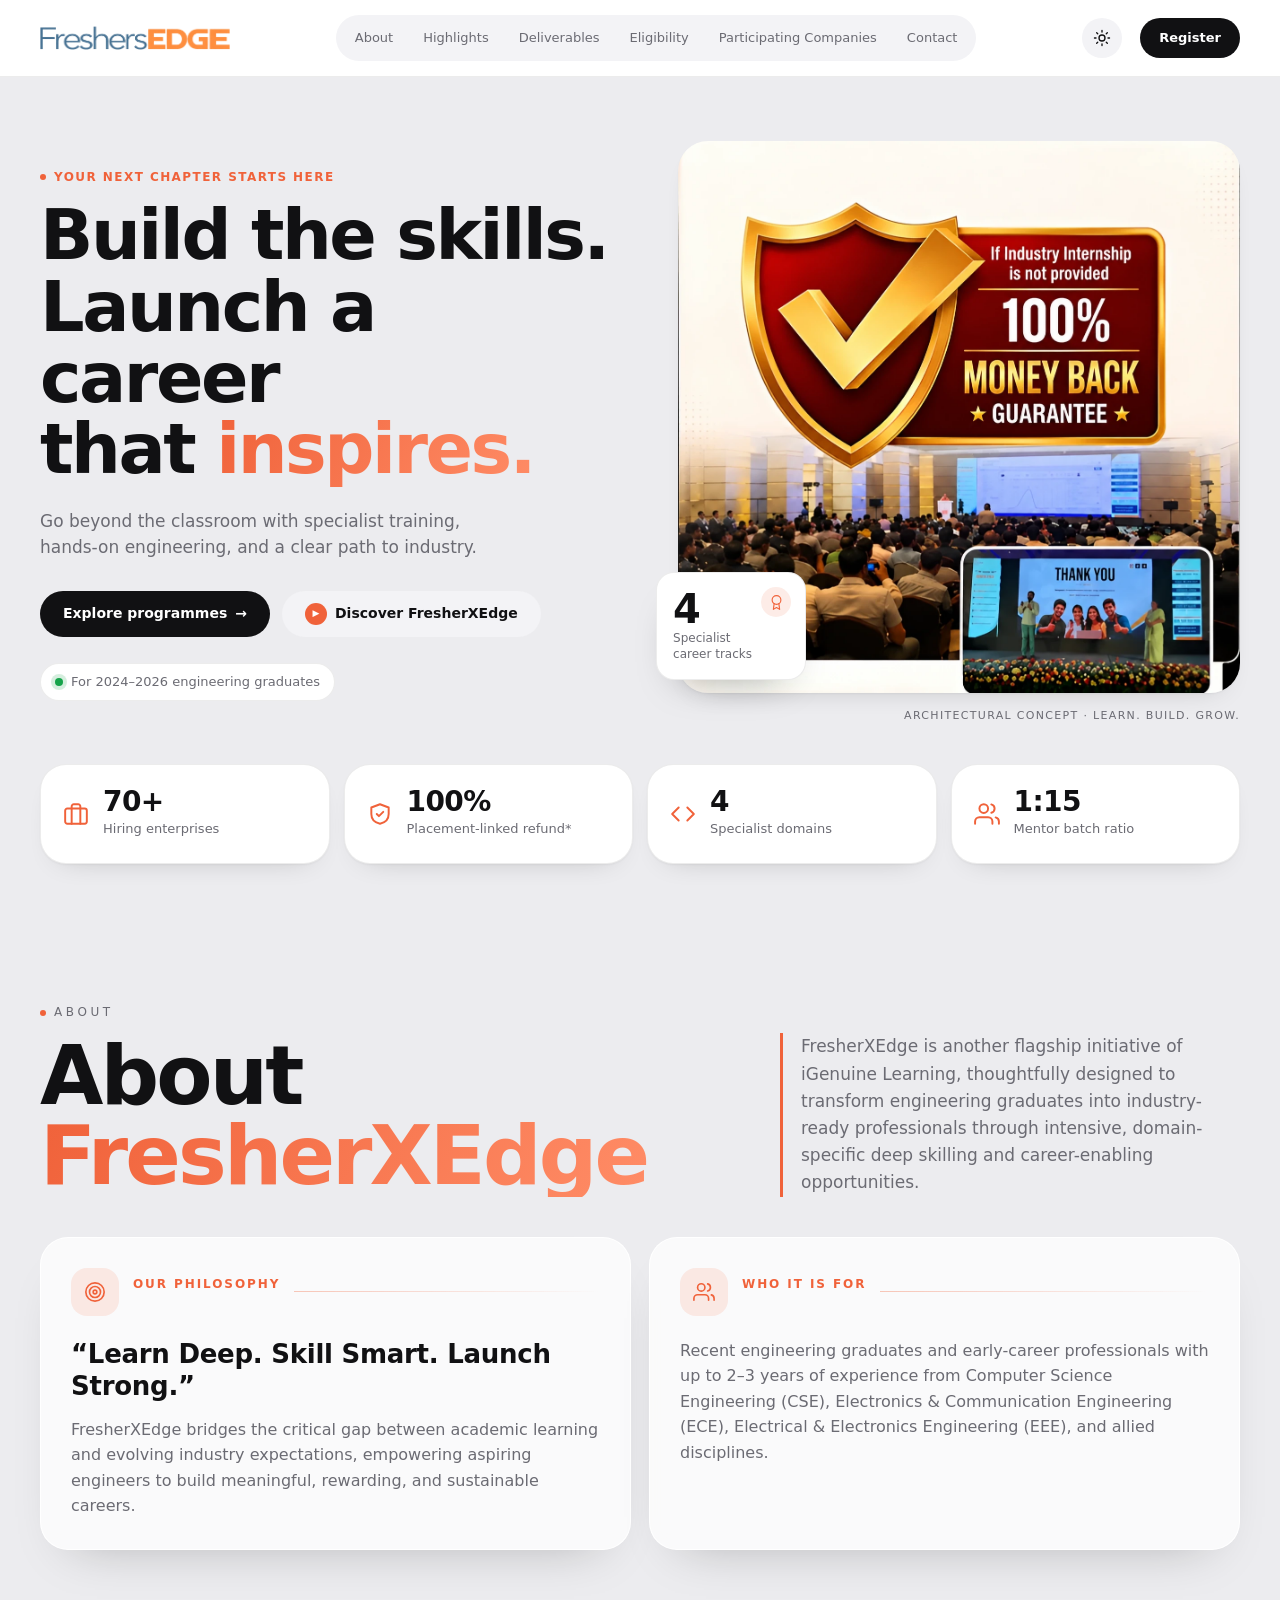
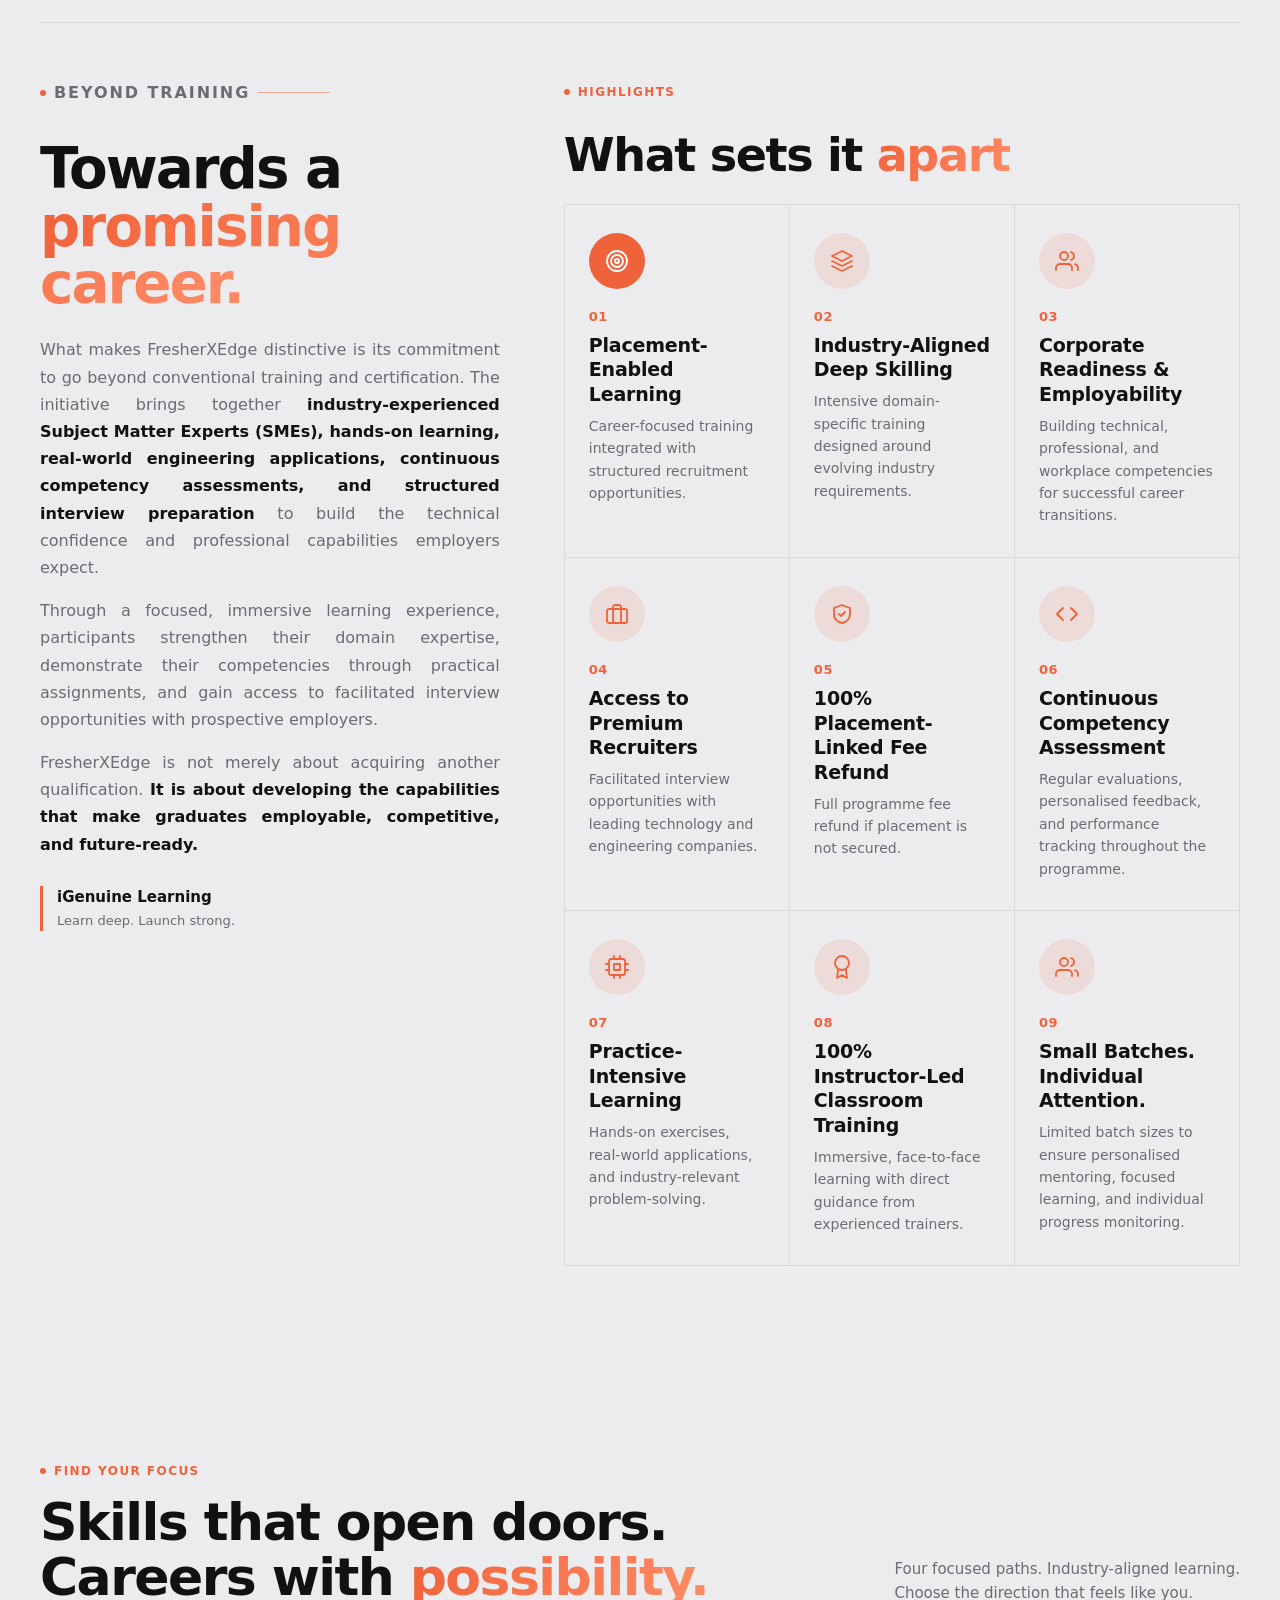
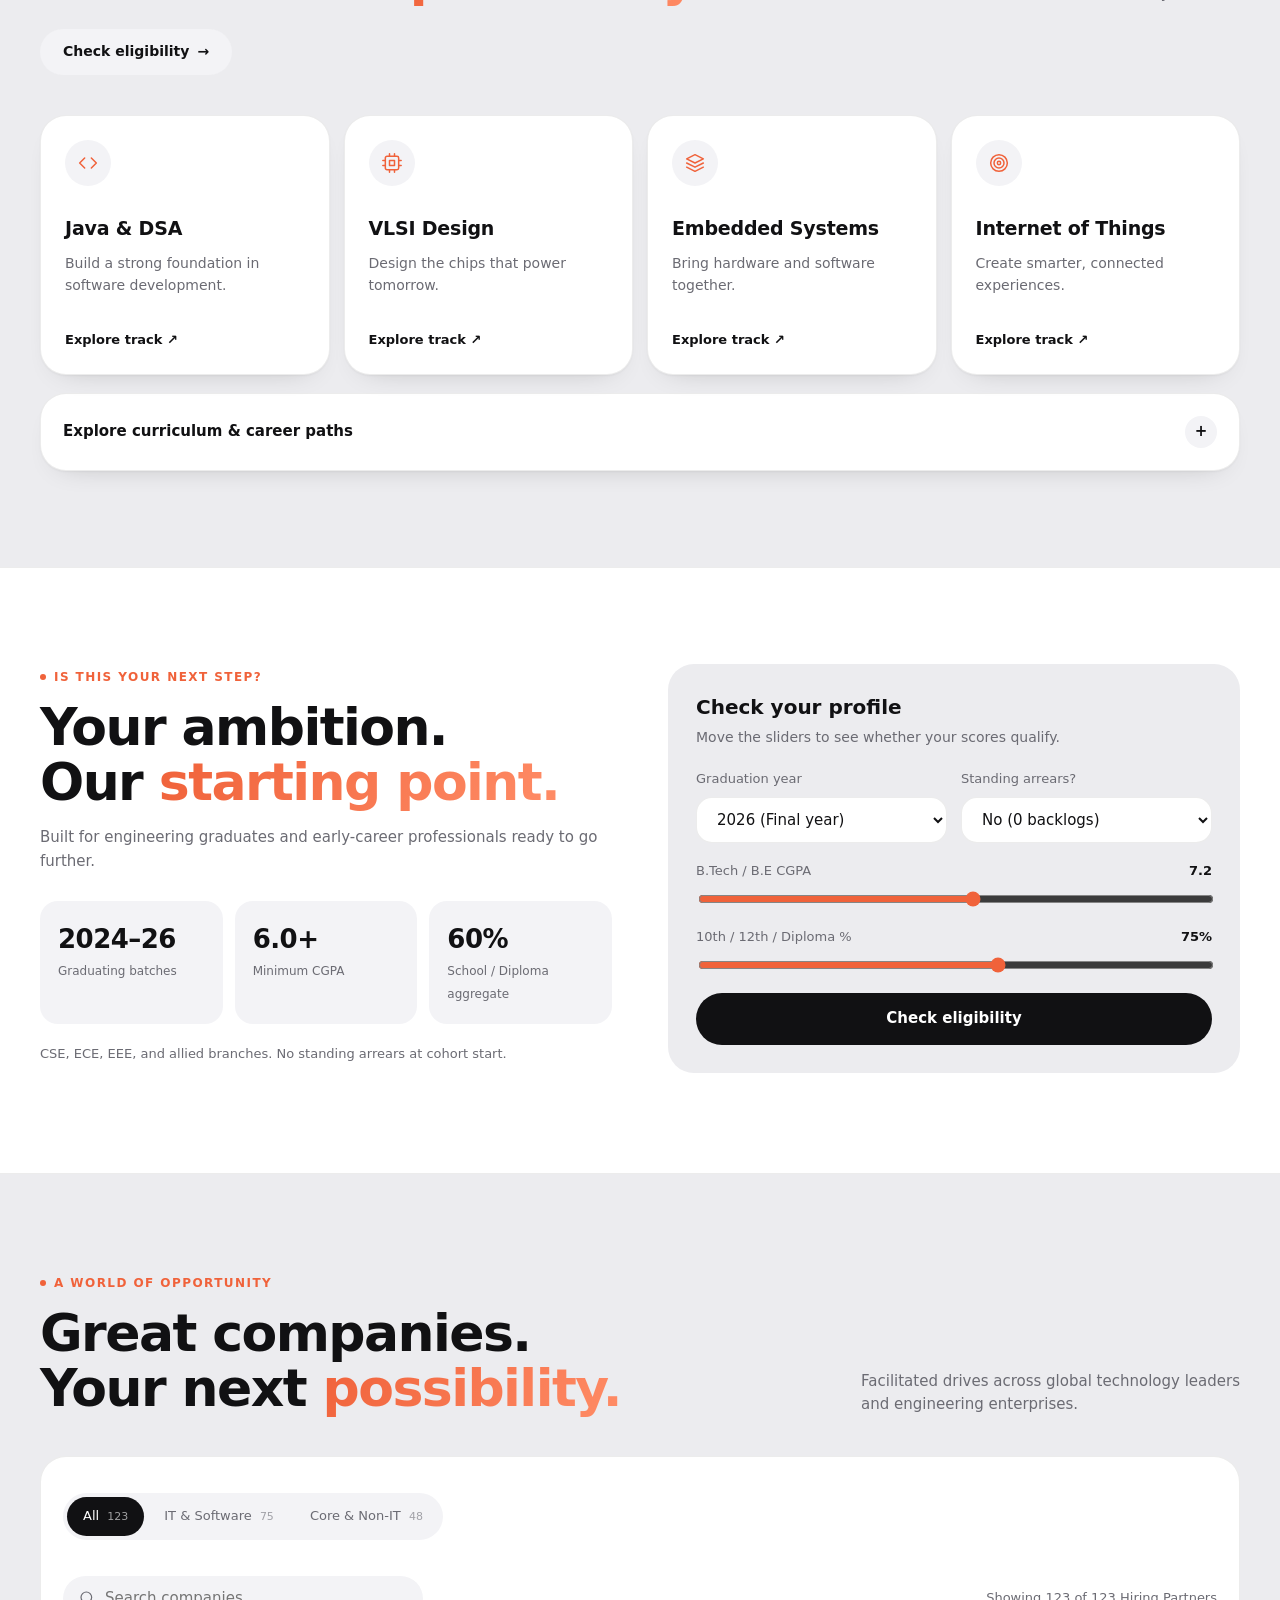
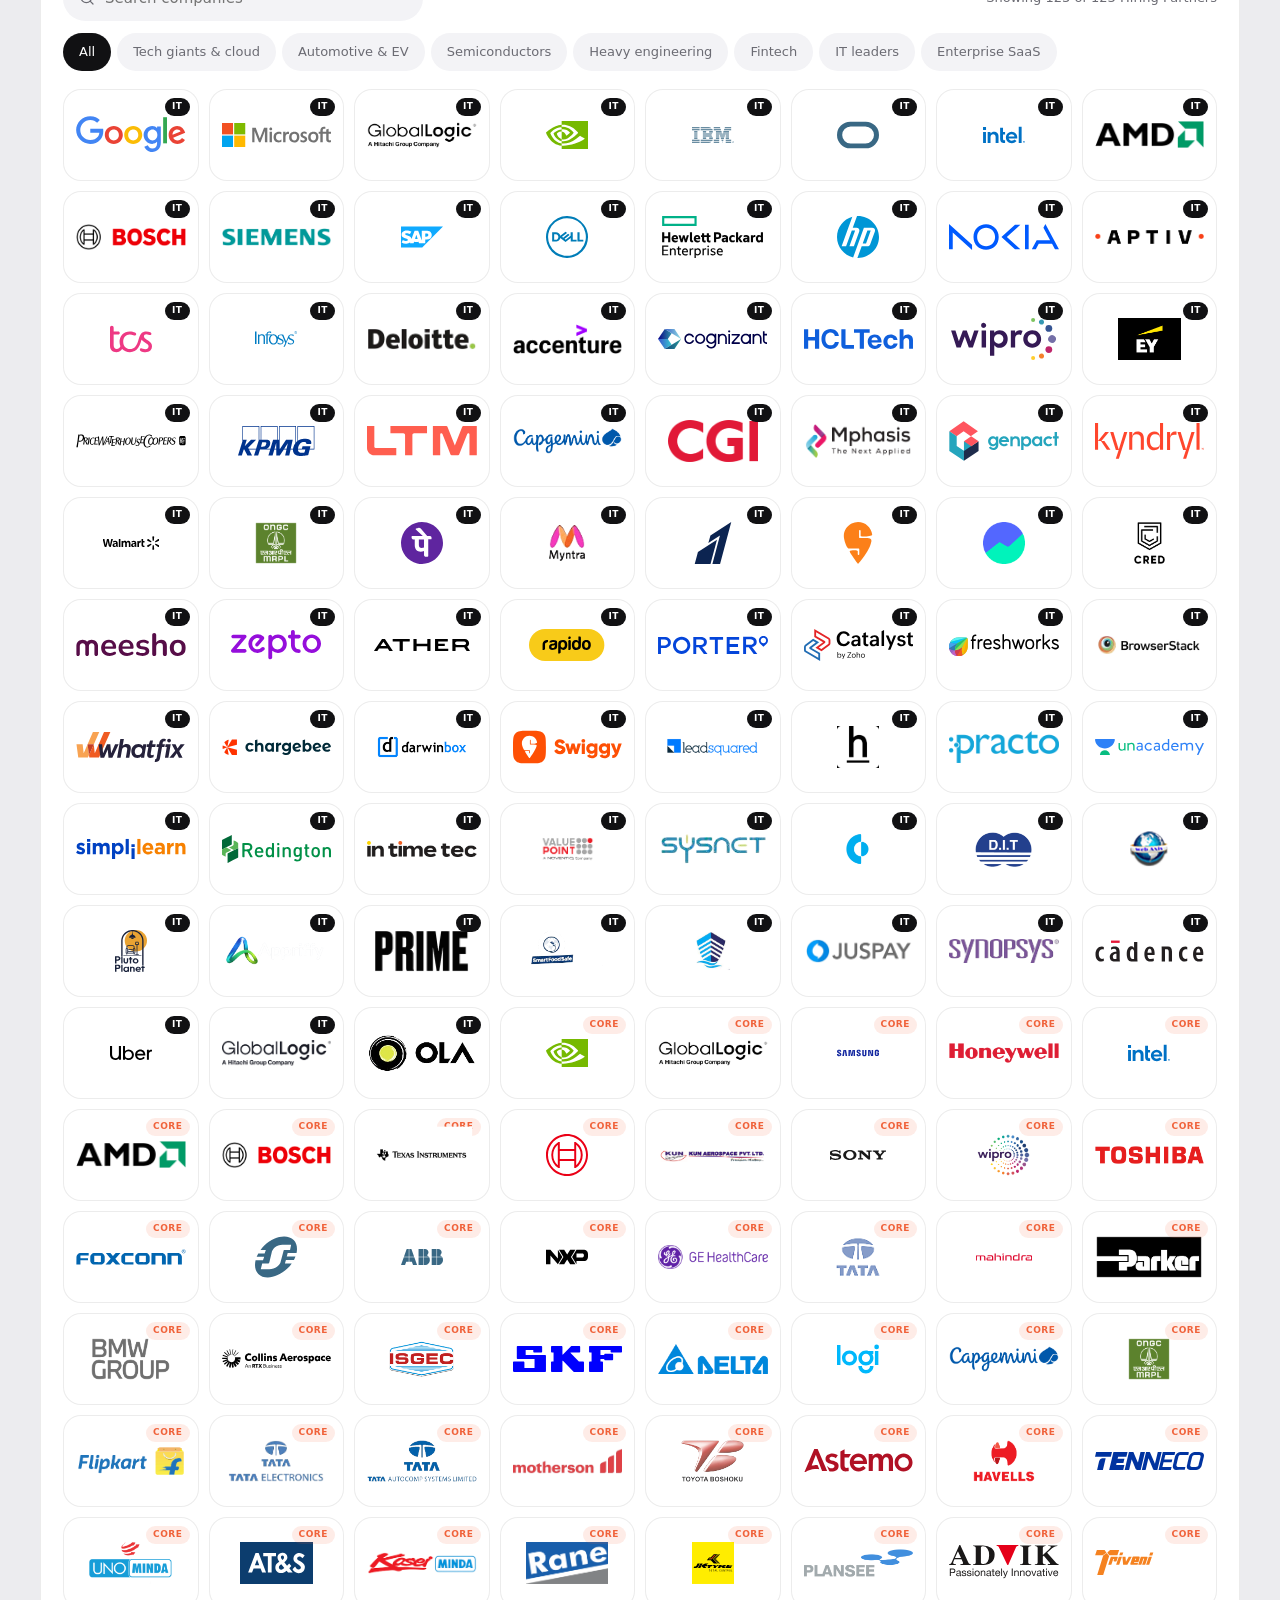
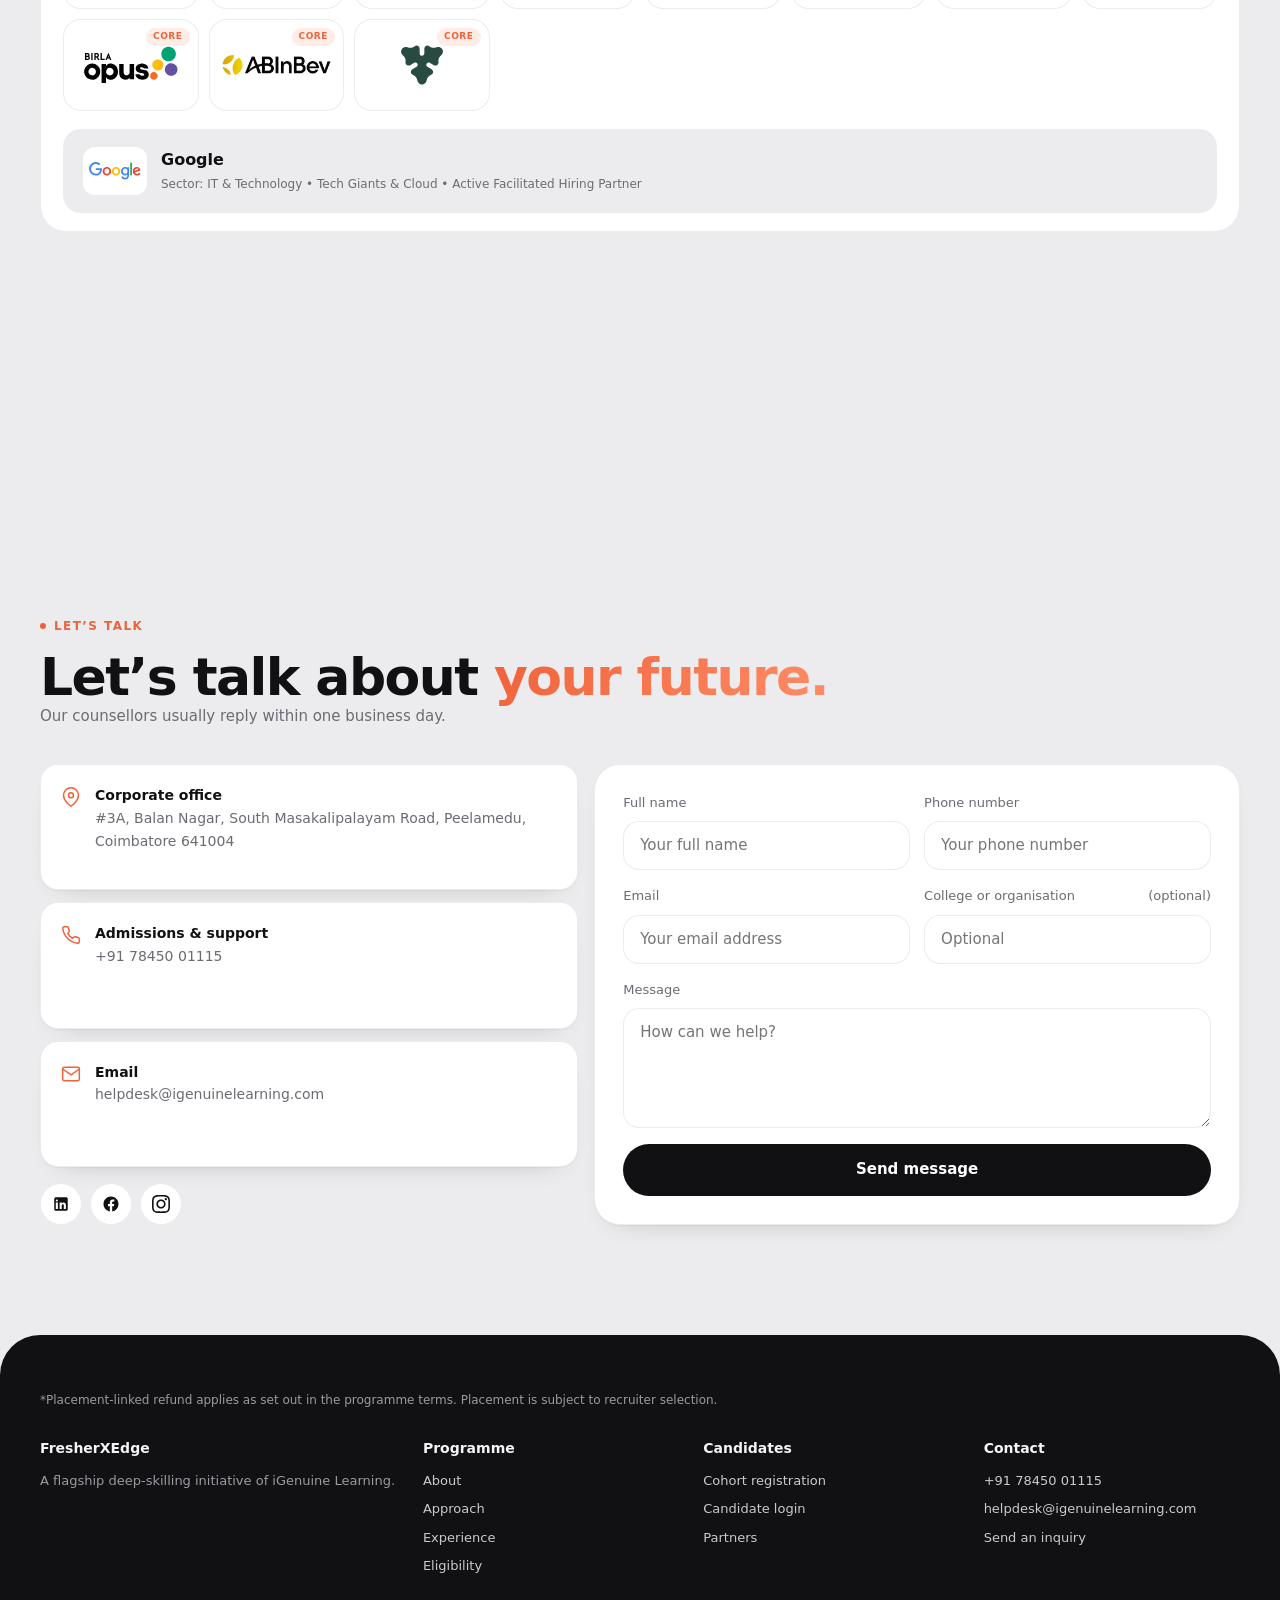
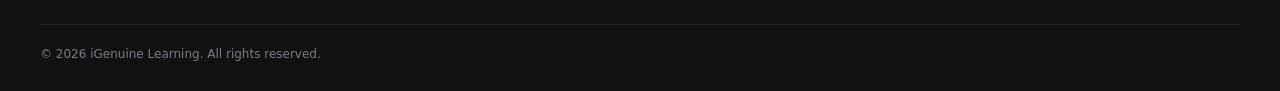
<file: index.html>
<!doctype html>
<html lang="en">
<head>
  <meta charset="utf-8">
  <meta name="viewport" content="width=device-width, initial-scale=1">
  <meta http-equiv="Content-Security-Policy" content="default-src 'self'; script-src 'self' 'unsafe-inline'; style-src 'self' 'unsafe-inline' https://fonts.googleapis.com; font-src https://fonts.gstatic.com; img-src 'self' data: https:; connect-src 'self'; frame-ancestors 'self'; base-uri 'self';">
  <meta name="referrer" content="strict-origin-when-cross-origin">
  <title>iGenuine FresherXEdge | Learn Deep. Skill Smart. Launch Strong.</title>
  <meta name="description" content="Flagship career-acceleration initiative of iGenuine Learning. Domain-specific deep skilling in Java/DSA, VLSI, Embedded Systems, and IoT with guaranteed placement-enabled drives across 70+ partner enterprises.">



  <link rel="preconnect" href="https://fonts.googleapis.com">
  <link rel="preconnect" href="https://fonts.gstatic.com" crossorigin>
  <link href="https://fonts.googleapis.com/css2?family=Inter:wght@400;500;600;700&display=swap" rel="stylesheet">
  <link rel="stylesheet" href="styles.css">

  <script src="companies-data.js" defer></script>
  <script src="app.js" defer></script>
</head>
<body>
<a class="skip-link" href="#main">Skip to content</a>
<svg width="0" height="0" style="position:absolute" aria-hidden="true" focusable="false">
  <defs>
    <symbol id="icon-arrow" viewBox="0 0 24 24" fill="none" stroke="currentColor" stroke-linecap="round" stroke-linejoin="round"><path d="M5 12h14M13 6l6 6-6 6"/></symbol>
    <symbol id="icon-check" viewBox="0 0 24 24" fill="none" stroke="currentColor" stroke-linecap="round" stroke-linejoin="round"><polyline points="20 6 9 17 4 12"/></symbol>
    <symbol id="icon-shield" viewBox="0 0 24 24" fill="none" stroke="currentColor" stroke-linecap="round" stroke-linejoin="round"><path d="M12 3l8 3v6c0 5-3.5 8-8 9-4.5-1-8-4-8-9V6z"/><polyline points="9 12 11 14 15 10"/></symbol>
    <symbol id="icon-code" viewBox="0 0 24 24" fill="none" stroke="currentColor" stroke-linecap="round" stroke-linejoin="round"><polyline points="16 18 22 12 16 6"/><polyline points="8 6 2 12 8 18"/></symbol>
    <symbol id="icon-chip" viewBox="0 0 24 24" fill="none" stroke="currentColor" stroke-linecap="round" stroke-linejoin="round"><rect x="4" y="4" width="16" height="16" rx="2"/><rect x="9" y="9" width="6" height="6"/><path d="M9 1v3M15 1v3M9 20v3M15 20v3M1 9h3M1 15h3M20 9h3M20 15h3"/></symbol>
    <symbol id="icon-layers" viewBox="0 0 24 24" fill="none" stroke="currentColor" stroke-linecap="round" stroke-linejoin="round"><polygon points="12 2 2 7 12 12 22 7 12 2"/><polyline points="2 17 12 22 22 17"/><polyline points="2 12 12 17 22 12"/></symbol>
    <symbol id="icon-target" viewBox="0 0 24 24" fill="none" stroke="currentColor" stroke-linecap="round" stroke-linejoin="round"><circle cx="12" cy="12" r="10"/><circle cx="12" cy="12" r="6"/><circle cx="12" cy="12" r="2"/></symbol>
    <symbol id="icon-search" viewBox="0 0 24 24" fill="none" stroke="currentColor" stroke-linecap="round" stroke-linejoin="round"><circle cx="11" cy="11" r="8"/><line x1="21" y1="21" x2="16.65" y2="16.65"/></symbol>
    <symbol id="icon-award" viewBox="0 0 24 24" fill="none" stroke="currentColor" stroke-linecap="round" stroke-linejoin="round"><circle cx="12" cy="8" r="7"/><polyline points="8.21 13.89 7 23 12 20 17 23 15.79 13.88"/></symbol>
    <symbol id="icon-users" viewBox="0 0 24 24" fill="none" stroke="currentColor" stroke-linecap="round" stroke-linejoin="round"><path d="M17 21v-2a4 4 0 0 0-4-4H5a4 4 0 0 0-4 4v2"/><circle cx="9" cy="7" r="4"/><path d="M23 21v-2a4 4 0 0 0-3-3.87"/><path d="M16 3.13a4 4 0 0 1 0 7.75"/></symbol>
    <symbol id="icon-briefcase" viewBox="0 0 24 24" fill="none" stroke="currentColor" stroke-linecap="round" stroke-linejoin="round"><rect x="2" y="7" width="20" height="14" rx="2" ry="2"/><path d="M16 21V5a2 2 0 0 0-2-2h-4a2 2 0 0 0-2 2v16"/></symbol>
    <symbol id="icon-grad" viewBox="0 0 24 24" fill="none" stroke="currentColor" stroke-linecap="round" stroke-linejoin="round"><path d="M22 10v6M2 10l10-5 10 5-10 5z"/><path d="M6 12v5c3 3 9 3 12 0v-5"/></symbol>
    <symbol id="icon-map-pin" viewBox="0 0 24 24" fill="none" stroke="currentColor" stroke-linecap="round" stroke-linejoin="round"><path d="M21 10c0 7-9 13-9 13s-9-6-9-13a9 9 0 0 1 18 0z"/><circle cx="12" cy="10" r="3"/></symbol>
    <symbol id="icon-phone" viewBox="0 0 24 24" fill="none" stroke="currentColor" stroke-linecap="round" stroke-linejoin="round"><path d="M22 16.92v3a2 2 0 0 1-2.18 2 19.79 19.79 0 0 1-8.63-3.07 19.5 19.5 0 0 1-6-6 19.79 19.79 0 0 1-3.07-8.67A2 2 0 0 1 4.11 2h3a2 2 0 0 1 2 1.72 12.84 12.84 0 0 0 .7 2.81 2 2 0 0 1-.45 2.11L8.09 9.91a16 16 0 0 0 6 6l1.27-1.27a2 2 0 0 1 2.11-.45 12.84 12.84 0 0 0 2.81.7A2 2 0 0 1 22 16.92z"/></symbol>
    <symbol id="icon-mail" viewBox="0 0 24 24" fill="none" stroke="currentColor" stroke-linecap="round" stroke-linejoin="round"><path d="M4 4h16c1.1 0 2 .9 2 2v12c0 1.1-.9 2-2 2H4c-1.1 0-2-.9-2-2V6c0-1.1.9-2 2-2z"/><polyline points="22,6 12,13 2,6"/></symbol>
    <symbol id="icon-sun" viewBox="0 0 24 24" fill="none" stroke="currentColor" stroke-linecap="round" stroke-linejoin="round"><circle cx="12" cy="12" r="4"/><path d="M12 2v2M12 20v2M4.9 4.9l1.4 1.4M17.7 17.7l1.4 1.4M2 12h2M20 12h2M4.9 19.1l1.4-1.4M17.7 6.3l1.4-1.4"/></symbol>
    <symbol id="icon-moon" viewBox="0 0 24 24" fill="none" stroke="currentColor" stroke-linecap="round" stroke-linejoin="round"><path d="M21 12.8A9 9 0 1 1 11.2 3a7 7 0 0 0 9.8 9.8z"/></symbol>
  </defs>
</svg>

<header class="site-header" id="top"><div class="container header-inner"><a class="brand-wrap" href="#top" aria-label="FresherXEdge home"><img src="assets/fresherxedge-logo.png" alt="FresherXEdge by iGenuine Learning" width="1615" height="204"></a><nav class="primary-nav" id="primary-nav" aria-label="Primary navigation"><a href="#about">About</a><a href="#highlights">Highlights</a><a href="#deliverables">Deliverables</a><a href="#eligibility">Eligibility</a><a href="#companies">Participating Companies</a><a href="#contact">Contact</a><div class="mobile-auth-links"><a href="/corpx-edge/admin-login.php">Candidate login</a></div></nav><button class="theme-toggle" type="button" id="theme-toggle" aria-label="Switch to dark mode" aria-pressed="false"><svg class="icon icon-sun" aria-hidden="true"><use href="#icon-sun"/></svg><svg class="icon icon-moon" aria-hidden="true"><use href="#icon-moon"/></svg></button><a class="btn btn-primary header-cta" href="/corpx-edge/register.php">Register</a><button class="menu-toggle" aria-controls="primary-nav" aria-expanded="false" aria-label="Open navigation menu"><span></span><span></span></button></div></header><main id="main"><section class="hero" aria-labelledby="hero-title"><div class="container hero-layout"><div class="hero-copy"><p class="eyebrow">YOUR NEXT CHAPTER STARTS HERE</p><h1 id="hero-title">Build the skills.<br>Launch a career<br>that <span class="gradient-text">inspires.</span></h1><p class="hero-lede">Go beyond the classroom with specialist training, hands-on engineering, and a clear path to industry.</p><div class="hero-actions"><a class="btn btn-primary" href="#deliverables">Explore programmes <span aria-hidden="true">→</span></a><a class="btn btn-outline" href="#about"><span class="play-icon" aria-hidden="true">▶</span> Discover FresherXEdge</a></div><div class="hero-note"><span class="status-dot"></span> For 2024–2026 engineering graduates</div></div><div class="hero-visual"><img class="hero-photo" src="assets/hero-guarantee.webp" alt="100% money back guarantee if industry internship is not provided, shown over a packed programme audience" width="1253" height="1230" fetchpriority="high"><div class="hero-badge"><span class="badge-icon"><svg class="icon" aria-hidden="true"><use href="#icon-award"/></svg></span><strong>4</strong><p>Specialist<br>career tracks</p><span class="badge-line"></span></div><div class="image-caption">ARCHITECTURAL CONCEPT · LEARN. BUILD. GROW.</div></div></div></section><section class="stats-section" aria-label="Programme at a glance"><div class="container"><div class="stats-strip"><div class="stat"><svg class="icon" aria-hidden="true"><use href="#icon-briefcase"/></svg><div><strong>70+</strong><span>Hiring enterprises</span></div></div><div class="stat"><svg class="icon" aria-hidden="true"><use href="#icon-shield"/></svg><div><strong>100%</strong><span>Placement-linked refund*</span></div></div><div class="stat"><svg class="icon" aria-hidden="true"><use href="#icon-code"/></svg><div><strong>4</strong><span>Specialist domains</span></div></div><div class="stat"><svg class="icon" aria-hidden="true"><use href="#icon-users"/></svg><div><strong>1:15</strong><span>Mentor batch ratio</span></div></div></div></div></section><section class="section about" id="about" aria-labelledby="about-title">
  <div class="container">
    <div class="about-head">
      <div>
        <p class="eyebrow">ABOUT</p>
        <h2 id="about-title">About<br><span class="gradient-text">FresherXEdge</span></h2>
      </div>
      <p class="about-lede">FresherXEdge is another flagship initiative of iGenuine Learning, thoughtfully designed to transform engineering graduates into industry-ready professionals through intensive, domain-specific deep skilling and career-enabling opportunities.</p>
    </div>

    <div class="about-cards">
      <article class="about-card">
        <div class="about-kicker-row"><span class="about-icon"><svg class="icon" aria-hidden="true"><use href="#icon-target"/></svg></span><span class="about-kicker">Our philosophy</span><span class="about-rule" aria-hidden="true"></span></div>
        <p class="about-quote">“Learn Deep. Skill Smart. Launch Strong.”</p>
        <p>FresherXEdge bridges the critical gap between academic learning and evolving industry expectations, empowering aspiring engineers to build meaningful, rewarding, and sustainable careers.</p>
      </article>
      <article class="about-card">
        <div class="about-kicker-row"><span class="about-icon"><svg class="icon" aria-hidden="true"><use href="#icon-users"/></svg></span><span class="about-kicker">Who it is for</span><span class="about-rule" aria-hidden="true"></span></div>
        <p>Recent engineering graduates and early-career professionals with up to 2–3 years of experience from Computer Science Engineering (CSE), Electronics &amp; Communication Engineering (ECE), Electrical &amp; Electronics Engineering (EEE), and allied disciplines.</p>
      </article>
    </div>

    <div class="about-highlights" id="highlights">
      <aside class="beyond-panel">
        <p class="eyebrow">BEYOND TRAINING</p>
        <h3>Towards a<br><span class="gradient-text">promising career.</span></h3>
        <p>What makes FresherXEdge distinctive is its commitment to go beyond conventional training and certification. The initiative brings together <strong>industry-experienced Subject Matter Experts (SMEs), hands-on learning, real-world engineering applications, continuous competency assessments, and structured interview preparation</strong> to build the technical confidence and professional capabilities employers expect.</p>
        <p>Through a focused, immersive learning experience, participants strengthen their domain expertise, demonstrate their competencies through practical assignments, and gain access to facilitated interview opportunities with prospective employers.</p>
        <p>FresherXEdge is not merely about acquiring another qualification. <strong>It is about developing the capabilities that make graduates employable, competitive, and future-ready.</strong></p>
        <div class="about-signature">iGenuine Learning<span>Learn deep. Launch strong.</span></div>
      </aside>

      <div class="highlight-stack">
        <div class="hl-head">
          <div class="about-subhead">
            <p class="eyebrow">HIGHLIGHTS</p>
            <h3>What sets it <span class="gradient-text">apart</span></h3>
          </div>
        </div>
        <div class="hl-grid">
          <article class="step is-on"><span class="hl-icon"><svg class="icon" aria-hidden="true"><use href="#icon-target"/></svg></span><span class="hl-num">01</span><h4>Placement-Enabled Learning</h4><p>Career-focused training integrated with structured recruitment opportunities.</p></article>
          <article class="step"><span class="hl-icon"><svg class="icon" aria-hidden="true"><use href="#icon-layers"/></svg></span><span class="hl-num">02</span><h4>Industry-Aligned Deep Skilling</h4><p>Intensive domain-specific training designed around evolving industry requirements.</p></article>
          <article class="step"><span class="hl-icon"><svg class="icon" aria-hidden="true"><use href="#icon-users"/></svg></span><span class="hl-num">03</span><h4>Corporate Readiness &amp; Employability</h4><p>Building technical, professional, and workplace competencies for successful career transitions.</p></article>
          <article class="step"><span class="hl-icon"><svg class="icon" aria-hidden="true"><use href="#icon-briefcase"/></svg></span><span class="hl-num">04</span><h4>Access to Premium Recruiters</h4><p>Facilitated interview opportunities with leading technology and engineering companies.</p></article>
          <article class="step"><span class="hl-icon"><svg class="icon" aria-hidden="true"><use href="#icon-shield"/></svg></span><span class="hl-num">05</span><h4>100% Placement-Linked Fee Refund</h4><p>Full programme fee refund if placement is not secured.</p></article>
          <article class="step"><span class="hl-icon"><svg class="icon" aria-hidden="true"><use href="#icon-code"/></svg></span><span class="hl-num">06</span><h4>Continuous Competency Assessment</h4><p>Regular evaluations, personalised feedback, and performance tracking throughout the programme.</p></article>
          <article class="step"><span class="hl-icon"><svg class="icon" aria-hidden="true"><use href="#icon-chip"/></svg></span><span class="hl-num">07</span><h4>Practice-Intensive Learning</h4><p>Hands-on exercises, real-world applications, and industry-relevant problem-solving.</p></article>
          <article class="step"><span class="hl-icon"><svg class="icon" aria-hidden="true"><use href="#icon-award"/></svg></span><span class="hl-num">08</span><h4>100% Instructor-Led Classroom Training</h4><p>Immersive, face-to-face learning with direct guidance from experienced trainers.</p></article>
          <article class="step"><span class="hl-icon"><svg class="icon" aria-hidden="true"><use href="#icon-users"/></svg></span><span class="hl-num">09</span><h4>Small Batches. Individual Attention.</h4><p>Limited batch sizes to ensure personalised mentoring, focused learning, and individual progress monitoring.</p></article>
        </div>
      </div>
    </div>
  </div>
</section>

<section class="section deliverables" id="deliverables" aria-labelledby="domains-title"><div class="container"><div class="section-heading"><div><p class="eyebrow">FIND YOUR FOCUS</p><h2 id="domains-title">Skills that open doors.<br>Careers with <span class="gradient-text">possibility.</span></h2></div><p class="section-intro">Four focused paths. Industry-aligned learning.<br>Choose the direction that feels like you.</p><a class="btn btn-outline" href="#eligibility">Check eligibility <span aria-hidden="true">→</span></a></div><div class="service-grid"><a class="service-card blue" href="#track-details" data-track="domain-1"><span class="service-icon"><svg class="icon" aria-hidden="true"><use href="#icon-code"/></svg></span><h3>Java &amp; DSA</h3><p>Build a strong foundation in software development.</p><span class="card-link">Explore track <span aria-hidden="true">↗</span></span></a><a class="service-card purple" href="#track-details" data-track="domain-2"><span class="service-icon"><svg class="icon" aria-hidden="true"><use href="#icon-chip"/></svg></span><h3>VLSI Design</h3><p>Design the chips that power tomorrow.</p><span class="card-link">Explore track <span aria-hidden="true">↗</span></span></a><a class="service-card green" href="#track-details" data-track="domain-3"><span class="service-icon"><svg class="icon" aria-hidden="true"><use href="#icon-layers"/></svg></span><h3>Embedded Systems</h3><p>Bring hardware and software together.</p><span class="card-link">Explore track <span aria-hidden="true">↗</span></span></a><a class="service-card pink" href="#track-details" data-track="domain-4"><span class="service-icon"><svg class="icon" aria-hidden="true"><use href="#icon-target"/></svg></span><h3>Internet of Things</h3><p>Create smarter, connected experiences.</p><span class="card-link">Explore track <span aria-hidden="true">↗</span></span></a></div><details id="track-details" class="track-details"><summary>Explore curriculum &amp; career paths <span aria-hidden="true">+</span></summary><div class="segmented" role="tablist" aria-label="Choose programme"><button class="domain-btn is-active" data-domain="domain-1" role="tab" aria-controls="domain-1" aria-selected="true" type="button">Java &amp; DSA</button><button class="domain-btn " data-domain="domain-2" role="tab" aria-controls="domain-2" aria-selected="false" type="button">VLSI Design</button><button class="domain-btn " data-domain="domain-3" role="tab" aria-controls="domain-3" aria-selected="false" type="button">Embedded Systems</button><button class="domain-btn " data-domain="domain-4" role="tab" aria-controls="domain-4" aria-selected="false" type="button">Internet of Things</button></div><div class="domain-stage">
        <!-- Domain 01 -->
        <div class="domain-panel is-active" id="domain-1" role="tabpanel" aria-hidden="false">
          <div class="domain-info">
            <h3>Java Programming, Data Structures &amp; Algorithms</h3>
            <p>Strong programming foundations, computational thinking, and software development skills that top global tech enterprises look for.</p>
            <div class="chips-list">
              <span>Object-Oriented Design</span>
              <span>Advanced Data Structures</span>
              <span>Algorithmic Optimization</span>
              <span>Memory Profiling</span>
              <span>Multithreading &amp; Concurrency</span>
              <span>Clean Code Principles</span>
            </div>
          </div>
          <div class="domain-meta">
            <h4>Roles</h4>
            <ul>
              <li>Software Development Engineer (SDE-1)</li>
              <li>Backend Java Developer</li>
              <li>Application Software Engineer</li>
            </ul>
            <p class="domain-partners">Hiring partners include Google, Amazon, Microsoft, Walmart, and Swiggy.</p>
            <a class="text-link" href="/corpx-edge/register.php?domain=java">Register for Java track <span aria-hidden="true">›</span></a>
          </div>
        </div>

        <!-- Domain 02 -->
        <div class="domain-panel" id="domain-2" role="tabpanel" aria-hidden="true">
          <div class="domain-info">
            <h3>VLSI Design &amp; Semiconductor Technologies</h3>
            <p>Digital design, verification, and semiconductor engineering, aligned with India’s growing chip design industry.</p>
            <div class="chips-list">
              <span>Verilog / SystemVerilog</span>
              <span>RTL Design &amp; Synthesis</span>
              <span>Functional Verification (UVM)</span>
              <span>Static Timing Analysis (STA)</span>
              <span>CMOS Circuit Design</span>
              <span>FPGA Prototyping</span>
            </div>
          </div>
          <div class="domain-meta">
            <h4>Roles</h4>
            <ul>
              <li>ASIC / FPGA Design Engineer</li>
              <li>Digital Design Verification Engineer</li>
              <li>Physical Design Trainee</li>
            </ul>
            <p class="domain-partners">Hiring partners include NVIDIA, Intel, AMD, and Qualcomm.</p>
            <a class="text-link" href="/corpx-edge/register.php?domain=vlsi">Register for VLSI track <span aria-hidden="true">›</span></a>
          </div>
        </div>

        <!-- Domain 03 -->
        <div class="domain-panel" id="domain-3" role="tabpanel" aria-hidden="true">
          <div class="domain-info">
            <h3>Embedded Systems</h3>
            <p>Embedded C, microcontrollers, hardware–software integration, and real-time systems.</p>
            <div class="chips-list">
              <span>Embedded C &amp; Assembly</span>
              <span>ARM Cortex Architectures</span>
              <span>Device Driver Development</span>
              <span>I2C, SPI, UART, CAN</span>
              <span>Real-Time Operating Systems (RTOS)</span>
              <span>Hardware Bring-up &amp; Testing</span>
            </div>
          </div>
          <div class="domain-meta">
            <h4>Roles</h4>
            <ul>
              <li>Embedded Firmware Engineer</li>
              <li>Automotive Systems Engineer</li>
              <li>Hardware Integration Specialist</li>
            </ul>
            <p class="domain-partners">Hiring partners include Ather Energy, Cisco, and engineering R&amp;D firms.</p>
            <a class="text-link" href="/corpx-edge/register.php?domain=embedded">Register for Embedded track <span aria-hidden="true">›</span></a>
          </div>
        </div>

        <!-- Domain 04 -->
        <div class="domain-panel" id="domain-4" role="tabpanel" aria-hidden="true">
          <div class="domain-info">
            <h3>Internet of Things (IoT)</h3>
            <p>Connected systems built from sensors, communication technologies, and practical applications.</p>
            <div class="chips-list">
              <span>Sensors &amp; Actuator Interfacing</span>
              <span>MQTT, CoAP &amp; REST Protocols</span>
              <span>Edge Computing Architectures</span>
              <span>Cloud IoT Gateways</span>
              <span>Wireless Mesh Networking</span>
              <span>Telemetry Data Pipelines</span>
            </div>
          </div>
          <div class="domain-meta">
            <h4>Roles</h4>
            <ul>
              <li>IoT Solutions Developer</li>
              <li>Connected Systems Engineer</li>
              <li>Smart Automation Specialist</li>
            </ul>
            <p class="domain-partners">Hiring partners include DrinkPrime, Sysnet, and smart systems innovators.</p>
            <a class="text-link" href="/corpx-edge/register.php?domain=iot">Register for IoT track <span aria-hidden="true">›</span></a>
          </div>
        </div>
      </div></details></div></section><section class="section eligibility" id="eligibility" aria-labelledby="eligibility-title"><div class="container eligibility-layout"><div><p class="eyebrow">IS THIS YOUR NEXT STEP?</p><h2 id="eligibility-title">Your ambition.<br>Our <span class="gradient-text">starting point.</span></h2><p class="section-intro">Built for engineering graduates and early-career professionals ready to go further.</p><div class="requirements"><div><strong>2024–26</strong><span>Graduating batches</span></div><div><strong>6.0+</strong><span>Minimum CGPA</span></div><div><strong>60%</strong><span>School / Diploma aggregate</span></div></div><p class="eligibility-note">CSE, ECE, EEE, and allied branches. No standing arrears at cohort start.</p></div><div class="profiler">
        <div class="profiler-head">
          <h3>Check your profile</h3>
          <p>Move the sliders to see whether your scores qualify.</p>
        </div>

        <form class="profiler-form" id="eligibility-profiler-form" novalidate>
          <div class="form-row">
            <div class="form-field">
              <label for="calc-grad-year">Graduation year</label>
              <select id="calc-grad-year">
                <option value="2026" selected>2026 (Final year)</option>
                <option value="2025">2025 (Graduate)</option>
                <option value="2024">2024 (Graduate)</option>
                <option value="other">2023 or earlier</option>
              </select>
            </div>
            <div class="form-field">
              <label for="calc-arrears">Standing arrears?</label>
              <select id="calc-arrears">
                <option value="no" selected>No (0 backlogs)</option>
                <option value="yes">Yes (have arrears)</option>
              </select>
            </div>
          </div>

          <div class="form-field">
            <label for="slider-cgpa">B.Tech / B.E CGPA <span id="val-cgpa">7.2</span></label>
            <input type="range" id="slider-cgpa" min="4.0" max="10.0" step="0.1" value="7.2">
          </div>

          <div class="form-field">
            <label for="slider-percent">10th / 12th / Diploma % <span id="val-percent">75%</span></label>
            <input type="range" id="slider-percent" min="40" max="100" step="1" value="75">
          </div>

          <button type="submit" class="btn btn-primary btn-lg btn-block">Check eligibility</button>

          <div class="eligibility-output" id="profiler-output" role="status" aria-live="polite"></div>
        </form>
      </div></div></section><section class="section partners" id="companies" aria-labelledby="companies-title"><div class="container"><div class="section-heading"><div><p class="eyebrow">A WORLD OF OPPORTUNITY</p><h2 id="companies-title">Great companies.<br>Your next <span class="gradient-text">possibility.</span></h2></div><p class="section-intro">Facilitated drives across global technology leaders<br>and engineering enterprises.</p></div><details class="quiet-details directory-details" open><summary>Browse the partner directory</summary>      <div class="segmented" role="tablist" aria-label="Company sectors">
        <button type="button" class="sector-tab-btn is-active" data-sector="all">All <span class="tab-count">123</span></button>
        <button type="button" class="sector-tab-btn" data-sector="it">IT &amp; Software <span class="tab-count">75</span></button>
        <button type="button" class="sector-tab-btn" data-sector="core">Core &amp; Non-IT <span class="tab-count">48</span></button>
      </div>

      <div class="companies-toolbar">
        <div class="search-input-box">
          <svg class="icon"><use href="#icon-search"/></svg>
          <input type="text" id="company-search-field" placeholder="Search companies" aria-label="Search companies">
        </div>
        <span class="companies-counter-badge" id="companies-counter">Showing 123 hiring partners</span>
      </div>

      <div class="category-chips-row" role="tablist" aria-label="Sub-sectors">
        <button type="button" class="category-chip is-active" data-cat-group="all">All</button>
        <button type="button" class="category-chip" data-cat-group="Tech Giants &amp; Cloud">Tech giants &amp; cloud</button>
        <button type="button" class="category-chip" data-cat-group="Automotive &amp; EV">Automotive &amp; EV</button>
        <button type="button" class="category-chip" data-cat-group="Semiconductors &amp; Systems">Semiconductors</button>
        <button type="button" class="category-chip" data-cat-group="Heavy Eng &amp; Infrastructure">Heavy engineering</button>
        <button type="button" class="category-chip" data-cat-group="Fintech &amp; Unicorns">Fintech</button>
        <button type="button" class="category-chip" data-cat-group="Consulting &amp; IT Leaders">IT leaders</button>
        <button type="button" class="category-chip" data-cat-group="SaaS &amp; Enterprise">Enterprise SaaS</button>
      </div>

      <div class="directory-grid" id="companies-directory-grid"></div>

      <div class="company-inspector" id="company-inspector-box">
        <div class="inspector-identity">
          <div class="inspector-thumb" id="inspector-thumb">
            <img src="assets/brand-logos/google.svg" alt="Google logo">
          </div>
          <div class="inspector-details">
            <h4 id="inspector-heading">Google</h4>
            <p id="inspector-sub">Sector: IT &amp; Technology • Tech Giants &amp; Cloud • Active Facilitated Hiring Partner</p>
          </div>
        </div>
      </div></details></div></section><section class="cta-section" id="register"><div class="container"><div class="cta-banner"><div class="cta-symbol"><svg class="icon" aria-hidden="true"><use href="#icon-grad"/></svg></div><div><h2>Ready to build your next chapter?</h2><p>Let’s turn your potential into possibility.</p></div><a class="btn btn-white" href="/corpx-edge/register.php">Get started <span aria-hidden="true">→</span></a></div></div></section><section class="section contact" id="contact" aria-labelledby="contact-title">
    <div class="container">
      <p class="eyebrow">LET’S TALK</p>
      <h2 id="contact-title" >Let’s talk about <span class="gradient-text">your future.</span></h2>
      <p class="section-intro">Our counsellors usually reply within one business day.</p>

      <div class="contact-layout">
        <div class="contact-list">
          <a class="contact-item" href="https://maps.google.com/?q=Balan+Nagar+Peelamedu+Coimbatore+641004" target="_blank" rel="noopener">
            <svg class="icon"><use href="#icon-map-pin"/></svg>
            <div>
              <strong>Corporate office</strong>
              <span>#3A, Balan Nagar, South Masakalipalayam Road, Peelamedu, Coimbatore 641004</span>
            </div>
          </a>
          <a class="contact-item" href="tel:+917845001115">
            <svg class="icon"><use href="#icon-phone"/></svg>
            <div>
              <strong>Admissions &amp; support</strong>
              <span>+91 78450 01115</span>
            </div>
          </a>
          <a class="contact-item" href="mailto:helpdesk@igenuinelearning.com">
            <svg class="icon"><use href="#icon-mail"/></svg>
            <div>
              <strong>Email</strong>
              <span>helpdesk@igenuinelearning.com</span>
            </div>
          </a>
          <div class="social-row">
            <a class="social-btn" href="https://in.linkedin.com/company/igenuinelearning" target="_blank" rel="noopener" aria-label="iGenuine Learning LinkedIn">
              <svg viewBox="0 0 24 24"><path d="M19 3a2 2 0 0 1 2 2v14a2 2 0 0 1-2 2H5a2 2 0 0 1-2-2V5a2 2 0 0 1 2-2h14m-.5 15.5v-5.3a3.26 3.26 0 0 0-3.26-3.26c-.85 0-1.84.52-2.28 1.3v-1.11h-2.79v8.37h2.79v-4.93c0-.77.62-1.4 1.39-1.4a1.4 1.4 0 0 1 1.4 1.4v4.93h2.75M6.46 8.76a1.4 1.4 0 1 0-.01-2.8 1.4 1.4 0 0 0 .01 2.8m1.4 9.74v-8.37H5.06v8.37h2.8z"/></svg>
            </a>
            <a class="social-btn" href="https://www.facebook.com/iGenuine" target="_blank" rel="noopener" aria-label="iGenuine Learning Facebook">
              <svg viewBox="0 0 24 24"><path d="M12 2.04c-5.5 0-10 4.49-10 10.02 0 5 3.66 9.15 8.44 9.9v-7H7.9v-2.9h2.54V9.85c0-2.51 1.49-3.89 3.78-3.89 1.09 0 2.23.19 2.23.19v2.47h-1.26c-1.24 0-1.63.77-1.63 1.56v1.88h2.78l-.45 2.9h-2.33v7a10 10 0 0 0 8.44-9.9c0-5.53-4.5-10.02-10-10.02z"/></svg>
            </a>
            <a class="social-btn" href="https://www.instagram.com/igenuine_learning/" target="_blank" rel="noopener" aria-label="iGenuine Learning Instagram">
              <svg viewBox="0 0 24 24"><path d="M12 2.163c3.204 0 3.584.012 4.85.07 3.252.148 4.771 1.691 4.919 4.919.058 1.265.069 1.645.069 4.849 0 3.205-.012 3.584-.069 4.849-.149 3.225-1.664 4.771-4.919 4.919-1.266.058-1.644.07-4.85.07-3.204 0-3.584-.012-4.849-.07-3.26-.149-4.771-1.699-4.919-4.92-.058-1.265-.07-1.644-.07-4.849 0-3.204.013-3.583.07-4.849.149-3.227 1.664-4.771 4.919-4.919 1.266-.057 1.645-.069 4.849-.069zm0-2.163c-3.259 0-3.667.014-4.947.072-4.358.2-6.78 2.618-6.98 6.98-.059 1.281-.073 1.689-.073 4.948 0 3.259.014 3.668.072 4.948.2 4.358 2.618 6.78 6.98 6.98 1.281.058 1.689.072 4.948.072 3.259 0 3.668-.014 4.948-.072 4.354-.2 6.782-2.618 6.979-6.98.059-1.28.073-1.689.073-4.948 0-3.259-.014-3.667-.072-4.947-.196-4.354-2.617-6.78-6.979-6.98-1.281-.059-1.69-.073-4.949-.073zm0 5.838c-3.403 0-6.162 2.759-6.162 6.162s2.759 6.163 6.162 6.163 6.162-2.759 6.162-6.163c0-3.403-2.759-6.162-6.162-6.162zm0 10.162c-2.209 0-4-1.79-4-4 0-2.209 1.791-4 4-4s4 1.791 4 4c0 2.21-1.791 4-4 4zm6.406-11.845c-.796 0-1.441.645-1.441 1.44s.645 1.44 1.441 1.44c.795 0 1.439-.645 1.439-1.44s-.644-1.44-1.439-1.44z"/></svg>
            </a>
          </div>
        </div>

        <div class="contact-form-card">
          <form id="contact-form" class="contact-form" novalidate>
            <input type="hidden" name="form_type" value="contact">
            <div class="honeypot-field" aria-hidden="true">
              <label>Website <input name="website" tabindex="-1" autocomplete="off"></label>
            </div>

            <div class="form-row">
              <div class="form-group">
                <label for="c-name">Full name</label>
                <input class="form-input" id="c-name" name="name" type="text" placeholder="Your full name" required autocomplete="name">
              </div>
              <div class="form-group">
                <label for="c-phone">Phone number</label>
                <input class="form-input" id="c-phone" name="phone" type="tel" placeholder="Your phone number" required autocomplete="tel">
              </div>
            </div>

            <div class="form-row">
              <div class="form-group">
                <label for="c-email">Email</label>
                <input class="form-input" id="c-email" name="email" type="email" placeholder="Your email address" required autocomplete="email">
              </div>
              <div class="form-group">
                <label for="c-org">College or organisation <em>(optional)</em></label>
                <input class="form-input" id="c-org" name="organization" type="text" placeholder="Optional">
              </div>
            </div>

            <div class="form-group">
              <label for="c-message">Message</label>
              <textarea class="form-textarea" id="c-message" name="message" rows="4" placeholder="How can we help?" required></textarea>
            </div>

            <button type="submit" class="btn btn-primary btn-lg btn-block" id="contact-submit-btn">Send message</button>
            <div class="form-feedback" id="contact-status" role="status" aria-live="polite"></div>
          </form>
        </div>
      </div>
    </div>
  </section></main><footer class="site-footer">
  <div class="container">
    <p class="footer-note">*Placement-linked refund applies as set out in the programme terms. Placement is subject to recruiter selection.</p>
    <div class="footer-grid">
      <div>
        <strong>FresherXEdge</strong>
        <p>A flagship deep-skilling initiative of iGenuine Learning.</p>
      </div>
      <div>
        <strong>Programme</strong>
        <a href="#about">About</a>
        <a href="#highlights">Approach</a>
        <a href="#deliverables">Experience</a>
        <a href="#eligibility">Eligibility</a>
      </div>
      <div>
        <strong>Candidates</strong>
        <a href="/corpx-edge/register.php">Cohort registration</a>
        <a href="/corpx-edge/admin-login.php">Candidate login</a>
        <a href="#companies">Partners</a>
      </div>
      <div>
        <strong>Contact</strong>
        <a href="tel:+917845001115">+91 78450 01115</a>
        <a href="mailto:helpdesk@igenuinelearning.com">helpdesk@igenuinelearning.com</a>
        <a href="#contact">Send an inquiry</a>
      </div>
    </div>
    <p class="footer-legal">© 2026 iGenuine Learning. All rights reserved.</p>
  </div>
</footer><button class="back-to-top" id="back-to-top-btn" aria-label="Back to top">↑</button></body></html>
</file>
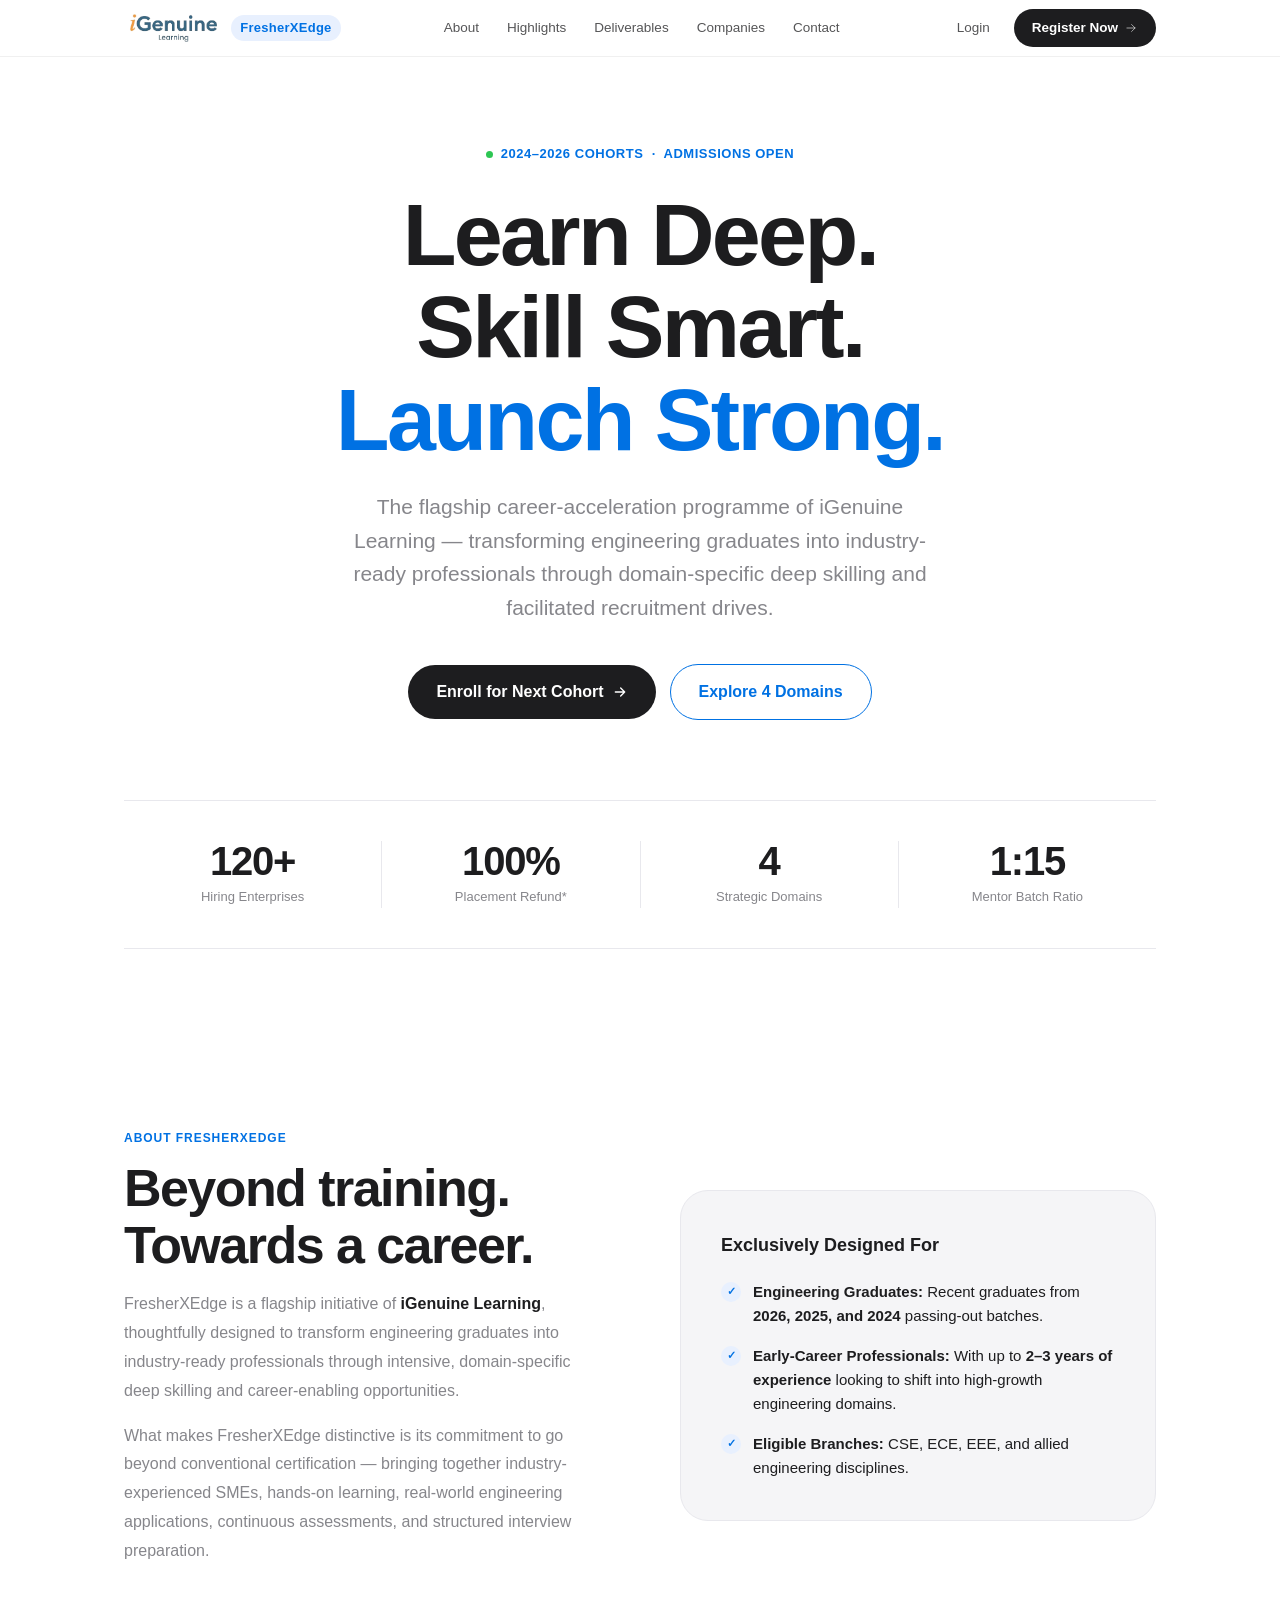
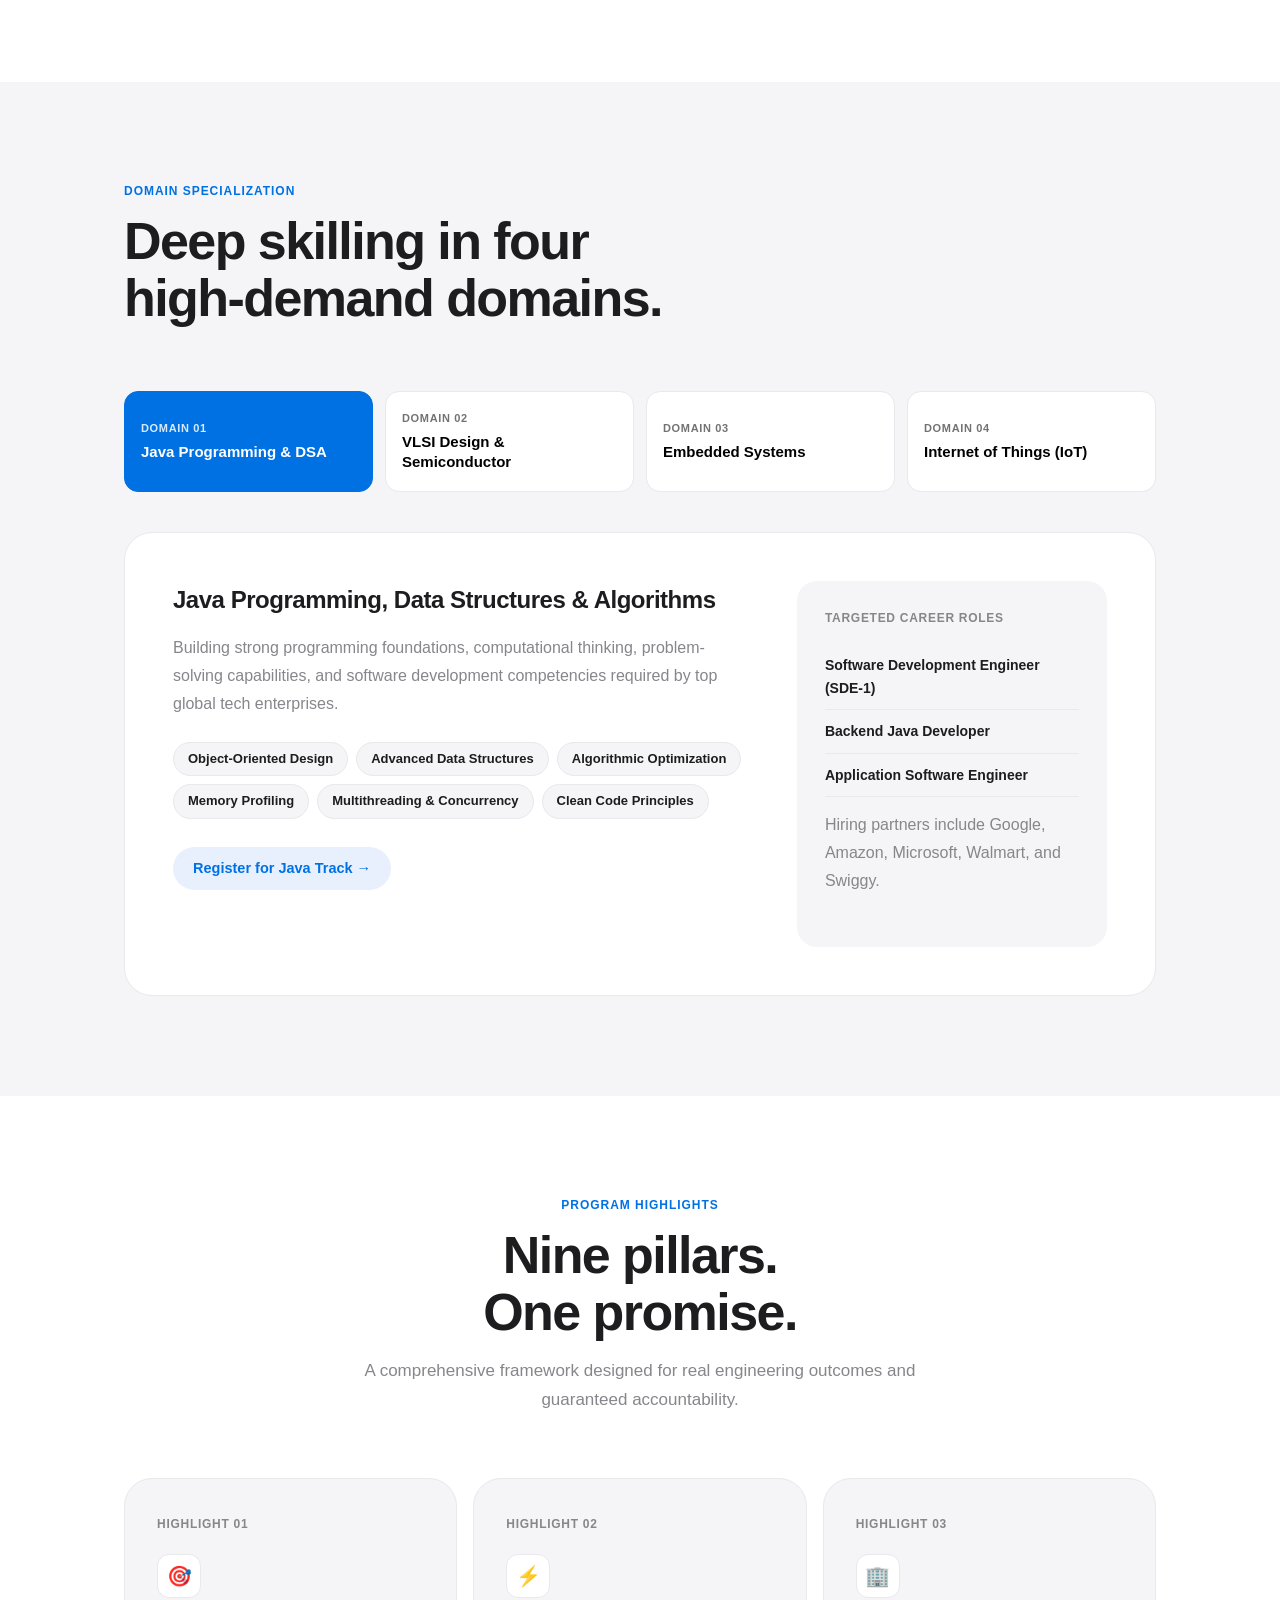
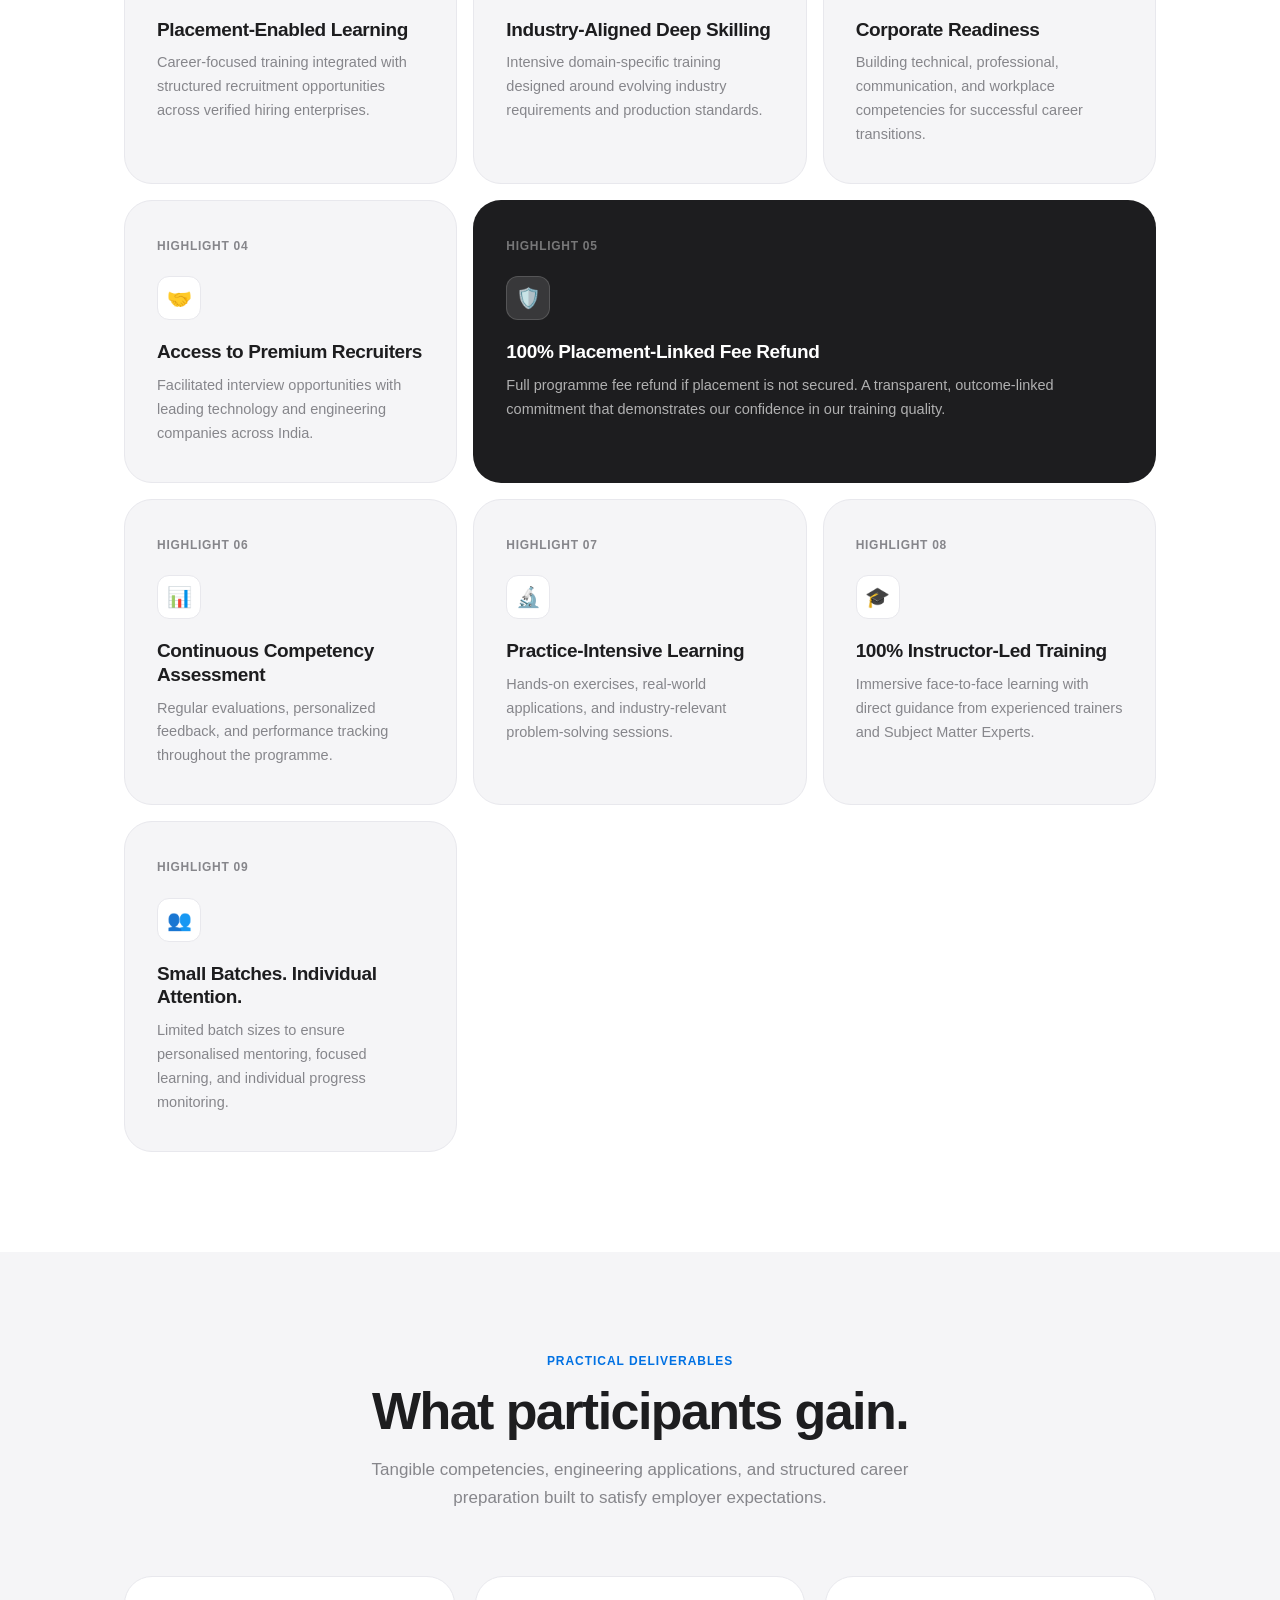
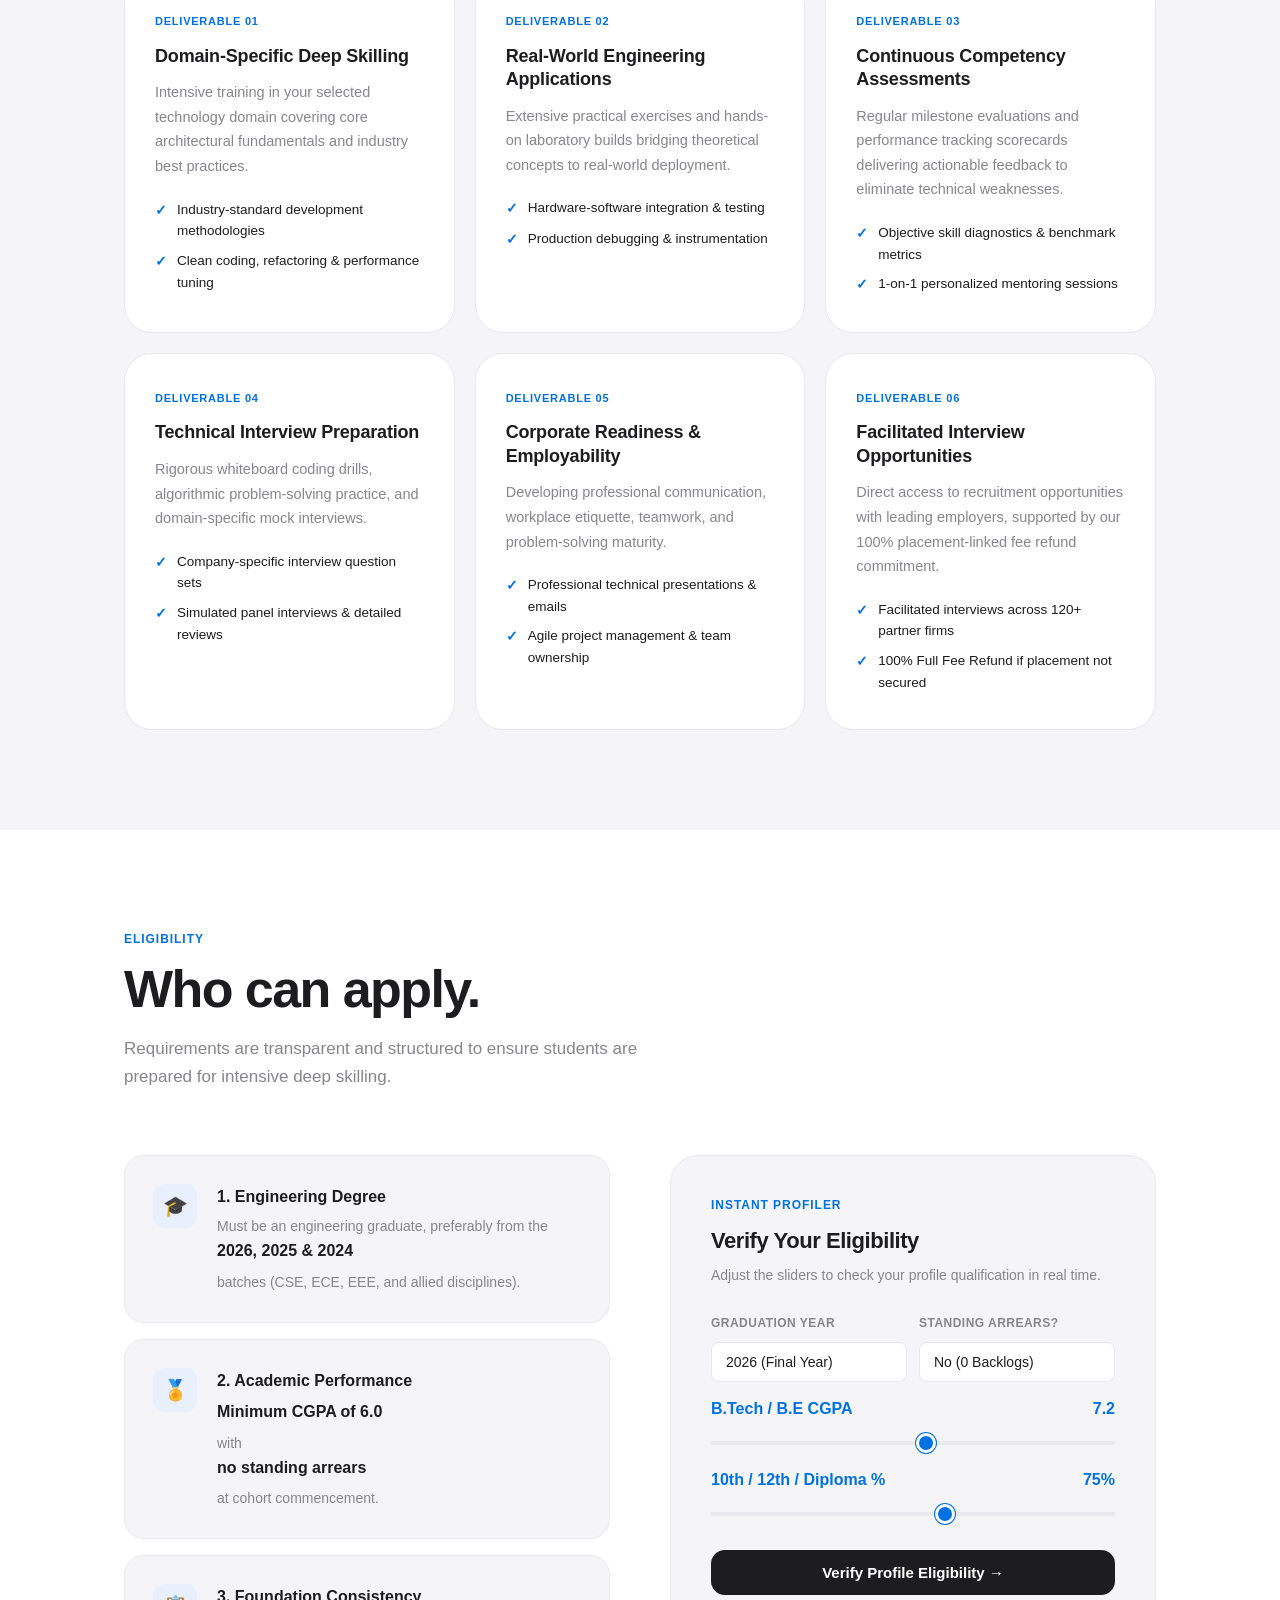
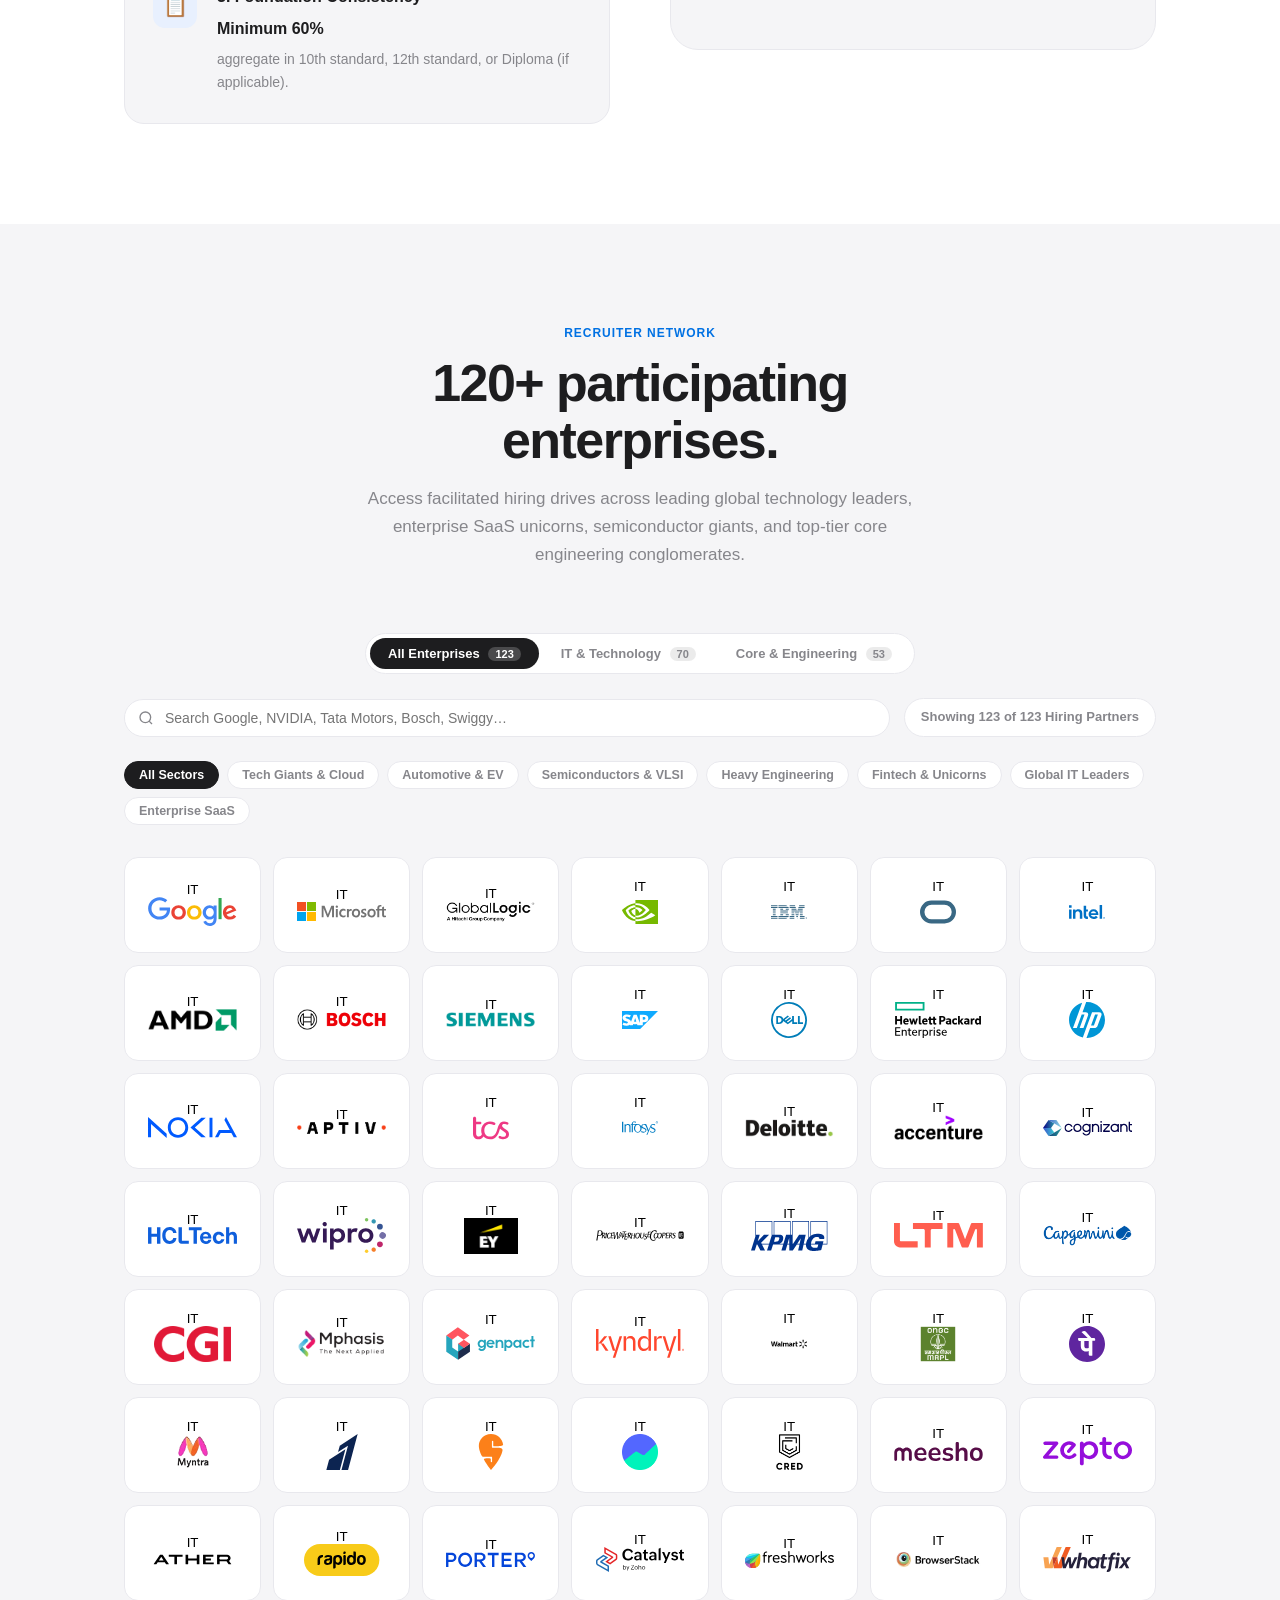
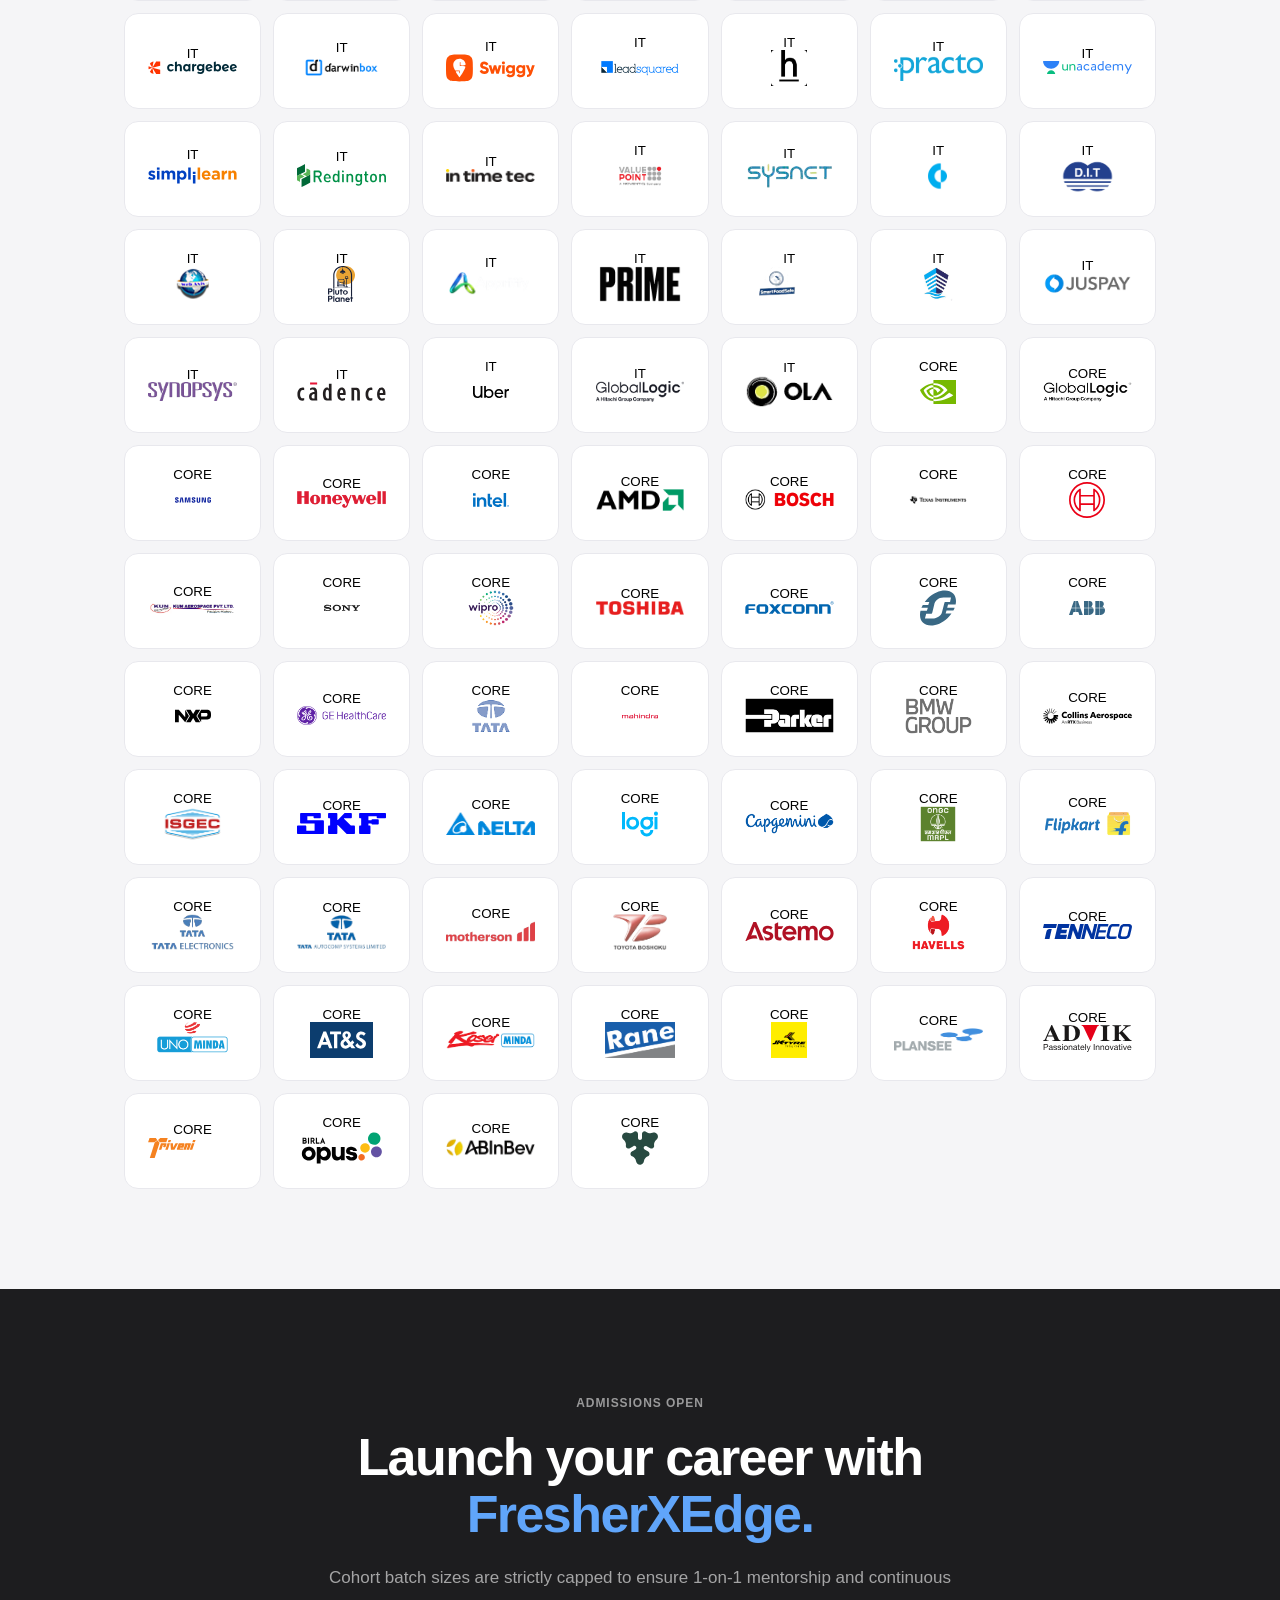
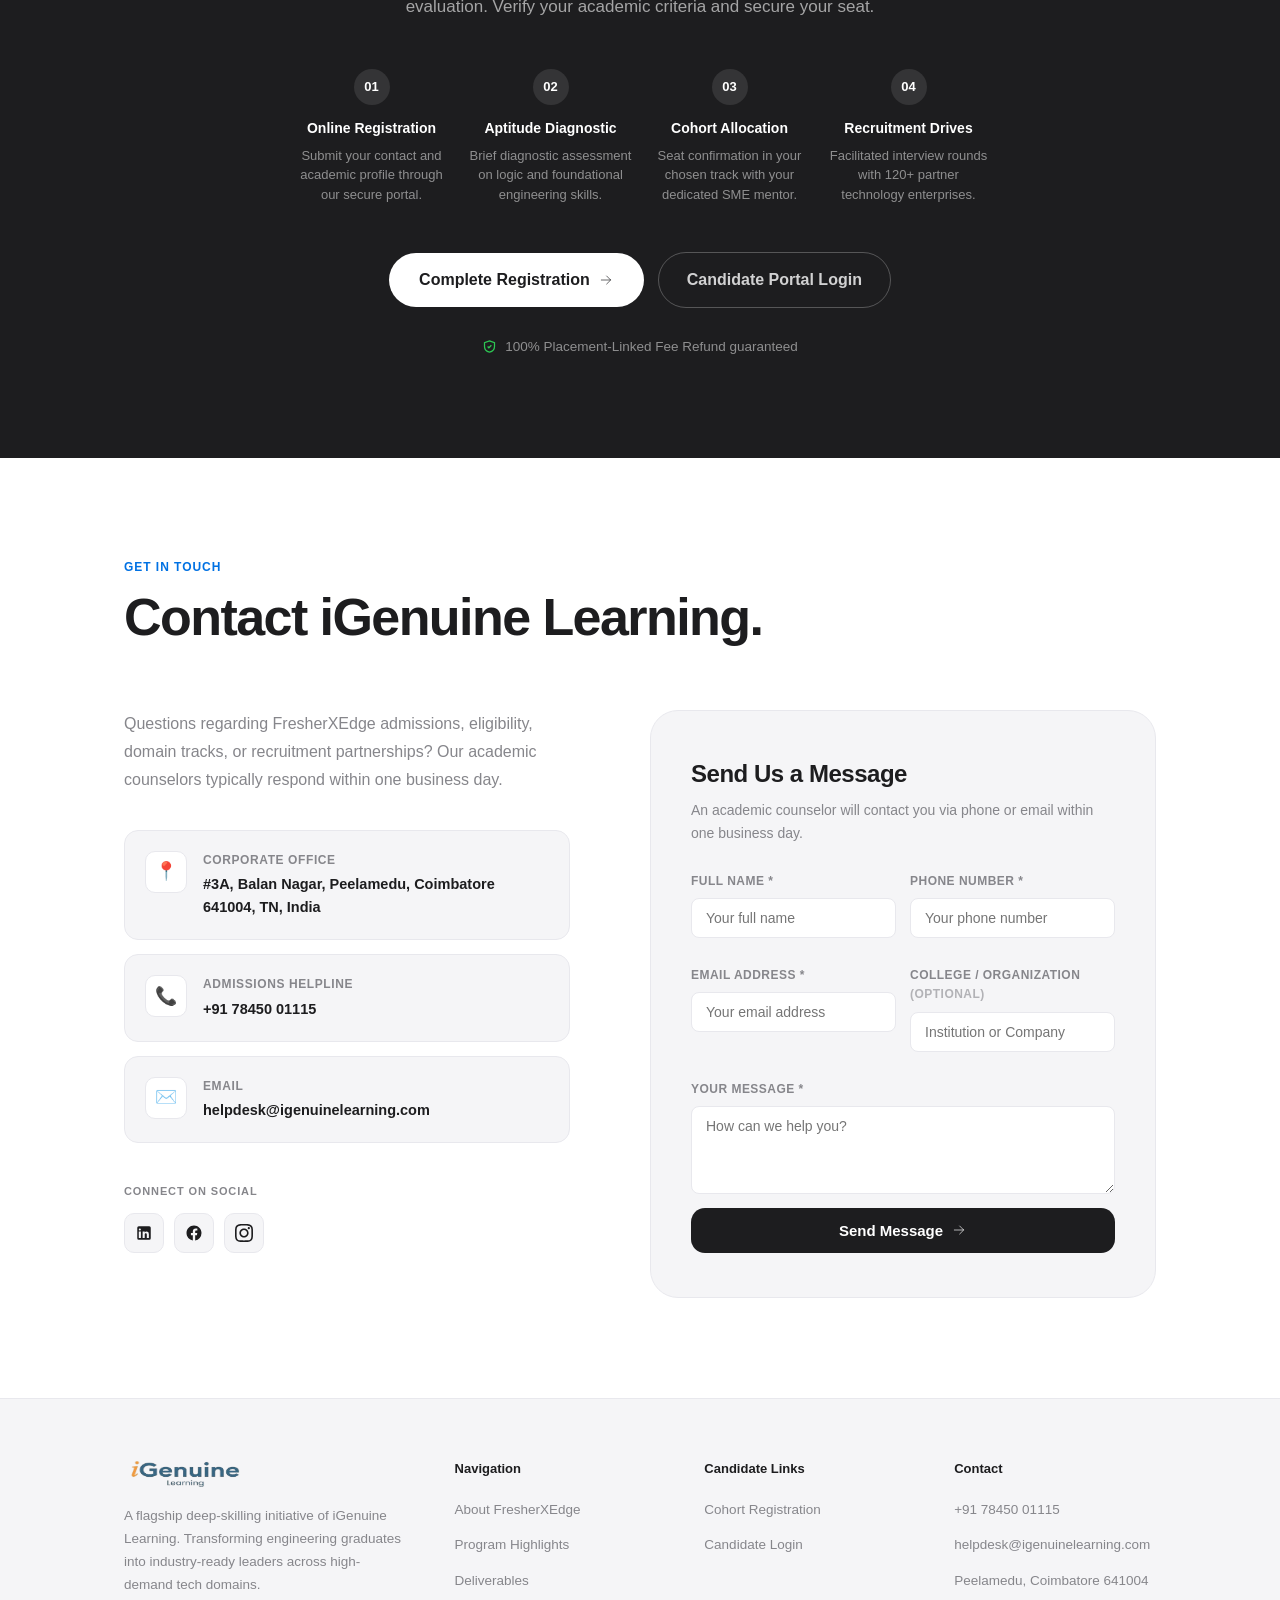
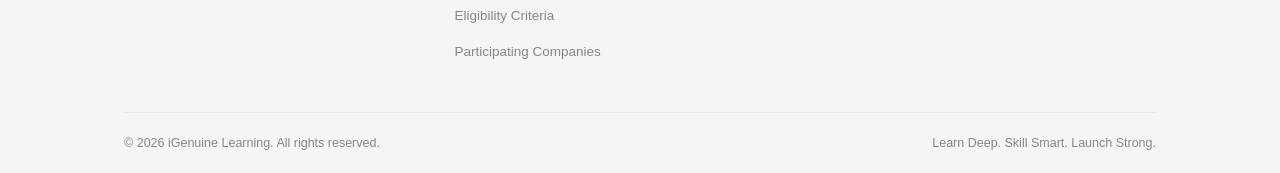
<file: index1.html>
<!doctype html>
<html lang="en">
<head>
  <meta charset="utf-8">
  <meta name="viewport" content="width=device-width, initial-scale=1">
  <meta http-equiv="Content-Security-Policy" content="default-src 'self'; script-src 'self' 'unsafe-inline'; style-src 'self' 'unsafe-inline' https://fonts.googleapis.com; font-src https://fonts.gstatic.com; img-src 'self' data: https:; connect-src 'self'; frame-ancestors 'self'; base-uri 'self';">
  <meta name="referrer" content="strict-origin-when-cross-origin">
  <title>iGenuine FresherXEdge | Learn Deep. Skill Smart. Launch Strong.</title>
  <meta name="description" content="Flagship career-acceleration initiative of iGenuine Learning. Domain-specific deep skilling in Java/DSA, VLSI, Embedded Systems, and IoT with guaranteed placement-enabled drives across 120+ partner enterprises.">

  <link rel="preconnect" href="https://fonts.googleapis.com">
  <link rel="preconnect" href="https://fonts.gstatic.com" crossorigin>
  <link href="https://fonts.googleapis.com/css2?family=Inter:wght@300;400;500;600;700;800;900&display=swap" rel="stylesheet">
  <link rel="stylesheet" href="styles1.css">

  <script src="companies-data.js" defer></script>
  <script src="app1.js" defer></script>
</head>
<body>

<!-- Scroll Progress -->
<div id="scroll-progress" aria-hidden="true"></div>

<!-- SVG Icons -->
<svg width="0" height="0" style="position:absolute" aria-hidden="true">
  <defs>
    <symbol id="icon-arrow" viewBox="0 0 24 24" fill="none" stroke="currentColor" stroke-width="2" stroke-linecap="round" stroke-linejoin="round"><path d="M5 12h14M13 6l6 6-6 6"/></symbol>
    <symbol id="icon-check" viewBox="0 0 24 24" fill="none" stroke="currentColor" stroke-width="2.5" stroke-linecap="round" stroke-linejoin="round"><polyline points="20 6 9 17 4 12"/></symbol>
    <symbol id="icon-shield" viewBox="0 0 24 24" fill="none" stroke="currentColor" stroke-width="2" stroke-linecap="round" stroke-linejoin="round"><path d="M12 3l8 3v6c0 5-3.5 8-8 9-4.5-1-8-4-8-9V6z"/><polyline points="9 12 11 14 15 10"/></symbol>
    <symbol id="icon-code" viewBox="0 0 24 24" fill="none" stroke="currentColor" stroke-width="2" stroke-linecap="round" stroke-linejoin="round"><polyline points="16 18 22 12 16 6"/><polyline points="8 6 2 12 8 18"/></symbol>
    <symbol id="icon-chip" viewBox="0 0 24 24" fill="none" stroke="currentColor" stroke-width="2" stroke-linecap="round" stroke-linejoin="round"><rect x="4" y="4" width="16" height="16" rx="2"/><rect x="9" y="9" width="6" height="6"/><path d="M9 1v3M15 1v3M9 20v3M15 20v3M1 9h3M1 15h3M20 9h3M20 15h3"/></symbol>
    <symbol id="icon-layers" viewBox="0 0 24 24" fill="none" stroke="currentColor" stroke-width="2" stroke-linecap="round" stroke-linejoin="round"><polygon points="12 2 2 7 12 12 22 7 12 2"/><polyline points="2 17 12 22 22 17"/><polyline points="2 12 12 17 22 12"/></symbol>
    <symbol id="icon-target" viewBox="0 0 24 24" fill="none" stroke="currentColor" stroke-width="2" stroke-linecap="round" stroke-linejoin="round"><circle cx="12" cy="12" r="10"/><circle cx="12" cy="12" r="6"/><circle cx="12" cy="12" r="2"/></symbol>
    <symbol id="icon-search" viewBox="0 0 24 24" fill="none" stroke="currentColor" stroke-width="2" stroke-linecap="round" stroke-linejoin="round"><circle cx="11" cy="11" r="8"/><line x1="21" y1="21" x2="16.65" y2="16.65"/></symbol>
    <symbol id="icon-award" viewBox="0 0 24 24" fill="none" stroke="currentColor" stroke-width="2" stroke-linecap="round" stroke-linejoin="round"><circle cx="12" cy="8" r="7"/><polyline points="8.21 13.89 7 23 12 20 17 23 15.79 13.88"/></symbol>
    <symbol id="icon-users" viewBox="0 0 24 24" fill="none" stroke="currentColor" stroke-width="2" stroke-linecap="round" stroke-linejoin="round"><path d="M17 21v-2a4 4 0 0 0-4-4H5a4 4 0 0 0-4 4v2"/><circle cx="9" cy="7" r="4"/><path d="M23 21v-2a4 4 0 0 0-3-3.87"/><path d="M16 3.13a4 4 0 0 1 0 7.75"/></symbol>
    <symbol id="icon-briefcase" viewBox="0 0 24 24" fill="none" stroke="currentColor" stroke-width="2" stroke-linecap="round" stroke-linejoin="round"><rect x="2" y="7" width="20" height="14" rx="2"/><path d="M16 21V5a2 2 0 0 0-2-2h-4a2 2 0 0 0-2 2v16"/></symbol>
    <symbol id="icon-grad" viewBox="0 0 24 24" fill="none" stroke="currentColor" stroke-width="2" stroke-linecap="round" stroke-linejoin="round"><path d="M22 10v6M2 10l10-5 10 5-10 5z"/><path d="M6 12v5c3 3 9 3 12 0v-5"/></symbol>
    <symbol id="icon-map-pin" viewBox="0 0 24 24" fill="none" stroke="currentColor" stroke-width="2" stroke-linecap="round" stroke-linejoin="round"><path d="M21 10c0 7-9 13-9 13s-9-6-9-13a9 9 0 0 1 18 0z"/><circle cx="12" cy="10" r="3"/></symbol>
    <symbol id="icon-phone" viewBox="0 0 24 24" fill="none" stroke="currentColor" stroke-width="2" stroke-linecap="round" stroke-linejoin="round"><path d="M22 16.92v3a2 2 0 0 1-2.18 2 19.79 19.79 0 0 1-8.63-3.07A19.5 19.5 0 0 1 4.13 11.88 19.79 19.79 0 0 1 1.06 3.23 2 2 0 0 1 3.04 1h3a2 2 0 0 1 2 1.72 12.84 12.84 0 0 0 .7 2.81 2 2 0 0 1-.45 2.11L8.09 9.91a16 16 0 0 0 6 6l1.27-1.27a2 2 0 0 1 2.11-.45 12.84 12.84 0 0 0 2.81.7A2 2 0 0 1 22 16.92z"/></symbol>
    <symbol id="icon-mail" viewBox="0 0 24 24" fill="none" stroke="currentColor" stroke-width="2" stroke-linecap="round" stroke-linejoin="round"><path d="M4 4h16c1.1 0 2 .9 2 2v12c0 1.1-.9 2-2 2H4c-1.1 0-2-.9-2-2V6c0-1.1.9-2 2-2z"/><polyline points="22,6 12,13 2,6"/></symbol>
  </defs>
</svg>

<!-- ============ HEADER ============ -->
<header class="site-header" id="top">
  <div class="header-inner">
    <a class="brand-wrap" href="#top" aria-label="iGenuine FresherXEdge Home">
      <img src="assets/logo.png" alt="iGenuine Learning" width="120" height="35">
      <span class="brand-tag">FresherXEdge</span>
    </a>

    <nav class="primary-nav" id="primary-nav" aria-label="Primary Navigation">
      <a href="#about">About</a>
      <a href="#highlights">Highlights</a>
      <a href="#deliverables">Deliverables</a>
      <a href="#companies">Companies</a>
      <a href="#contact">Contact</a>
      <div class="mobile-auth-links">
        <a class="btn-login" href="/corpx-edge/admin-login.php">Login</a>
        <a class="btn-nav-cta" href="/corpx-edge/register.php">Register Now <svg style="width:14px;height:14px;stroke:currentColor;fill:none" viewBox="0 0 24 24"><path d="M5 12h14M13 6l6 6-6 6" stroke-linecap="round" stroke-linejoin="round"/></svg></a>
      </div>
    </nav>

    <div class="header-actions">
      <a class="btn-login" href="/corpx-edge/admin-login.php">Login</a>
      <a class="btn-nav-cta" href="/corpx-edge/register.php">Register Now <svg style="width:14px;height:14px;stroke:currentColor;fill:none" viewBox="0 0 24 24"><path d="M5 12h14M13 6l6 6-6 6" stroke-linecap="round" stroke-linejoin="round"/></svg></a>
    </div>

    <button class="menu-toggle" type="button" id="menu-toggle-btn" aria-controls="primary-nav" aria-expanded="false" aria-label="Toggle navigation">
      <span></span><span></span><span></span>
    </button>
  </div>
</header>

<main id="main">

<!-- ============ HERO ============ -->
<section class="hero" id="hero-section" aria-labelledby="hero-title">
  <div class="container">
    <div class="hero-eyebrow fade-up">
      <span class="dot"></span>
      2024–2026 Cohorts &nbsp;·&nbsp; Admissions Open
    </div>

    <h1 id="hero-title" class="hero-title fade-up">
      Learn Deep.<br>
      Skill Smart.<br>
      <span class="accent-word">Launch Strong.</span>
    </h1>

    <p class="hero-sub fade-up">
      The flagship career-acceleration programme of iGenuine Learning — transforming engineering graduates into industry-ready professionals through domain-specific deep skilling and facilitated recruitment drives.
    </p>

    <div class="hero-cta-group fade-up">
      <a class="btn-primary-hero" href="/corpx-edge/register.php">
        Enroll for Next Cohort
        <svg class="icon" style="width:16px;height:16px;stroke:currentColor;fill:none"><use href="#icon-arrow"/></svg>
      </a>
      <a class="btn-ghost-hero" href="#about">Explore 4 Domains</a>
    </div>

    <div class="hero-stats fade-up">
      <div class="hero-stat">
        <strong class="hero-stat__num">120+</strong>
        <span class="hero-stat__label">Hiring Enterprises</span>
      </div>
      <div class="hero-stat">
        <strong class="hero-stat__num">100%</strong>
        <span class="hero-stat__label">Placement Refund*</span>
      </div>
      <div class="hero-stat">
        <strong class="hero-stat__num">4</strong>
        <span class="hero-stat__label">Strategic Domains</span>
      </div>
      <div class="hero-stat">
        <strong class="hero-stat__num">1:15</strong>
        <span class="hero-stat__label">Mentor Batch Ratio</span>
      </div>
    </div>
  </div>
</section>

<!-- ============ ABOUT ============ -->
<section class="section" id="about" aria-labelledby="about-title">
  <div class="container">
    <div class="about-split">
      <div class="fade-up">
        <span class="section-label">About FresherXEdge</span>
        <h2 id="about-title" class="section-title">Beyond training.<br>Towards a career.</h2>
        <p class="about-body">FresherXEdge is a flagship initiative of <strong>iGenuine Learning</strong>, thoughtfully designed to transform engineering graduates into industry-ready professionals through intensive, domain-specific deep skilling and career-enabling opportunities.</p>
        <p class="about-body">What makes FresherXEdge distinctive is its commitment to go beyond conventional certification — bringing together industry-experienced SMEs, hands-on learning, real-world engineering applications, continuous assessments, and structured interview preparation.</p>
      </div>

      <div class="audience-card fade-up">
        <h4>Exclusively Designed For</h4>
        <ul class="audience-list">
          <li>
            <span class="check-ico">✓</span>
            <span><strong>Engineering Graduates:</strong> Recent graduates from <strong>2026, 2025, and 2024</strong> passing-out batches.</span>
          </li>
          <li>
            <span class="check-ico">✓</span>
            <span><strong>Early-Career Professionals:</strong> With up to <strong>2–3 years of experience</strong> looking to shift into high-growth engineering domains.</span>
          </li>
          <li>
            <span class="check-ico">✓</span>
            <span><strong>Eligible Branches:</strong> CSE, ECE, EEE, and allied engineering disciplines.</span>
          </li>
        </ul>
      </div>
    </div>
  </div>
</section>

<!-- ============ DOMAINS ============ -->
<section class="domains-section" id="domains" aria-labelledby="domains-title">
  <div class="container">
    <div class="section-head fade-up">
      <span class="section-label">Domain Specialization</span>
      <h2 id="domains-title" class="section-title">Deep skilling in four<br>high-demand domains.</h2>
    </div>

    <!-- Domain Tab Buttons -->
    <div class="domain-tabs-bar fade-up" role="tablist">
      <button type="button" class="domain-tab is-active" data-domain="domain-1" role="tab">
        <span class="domain-tab__num">Domain 01</span>
        <span class="domain-tab__name">Java Programming &amp; DSA</span>
      </button>
      <button type="button" class="domain-tab" data-domain="domain-2" role="tab">
        <span class="domain-tab__num">Domain 02</span>
        <span class="domain-tab__name">VLSI Design &amp; Semiconductor</span>
      </button>
      <button type="button" class="domain-tab" data-domain="domain-3" role="tab">
        <span class="domain-tab__num">Domain 03</span>
        <span class="domain-tab__name">Embedded Systems</span>
      </button>
      <button type="button" class="domain-tab" data-domain="domain-4" role="tab">
        <span class="domain-tab__num">Domain 04</span>
        <span class="domain-tab__name">Internet of Things (IoT)</span>
      </button>
    </div>

    <!-- Domain Panel 01 -->
    <div class="domain-panel is-active" id="domain-1" role="tabpanel">
      <div>
        <h4>Java Programming, Data Structures &amp; Algorithms</h4>
        <p>Building strong programming foundations, computational thinking, problem-solving capabilities, and software development competencies required by top global tech enterprises.</p>
        <div class="skills-grid">
          <span class="skill-chip">Object-Oriented Design</span>
          <span class="skill-chip">Advanced Data Structures</span>
          <span class="skill-chip">Algorithmic Optimization</span>
          <span class="skill-chip">Memory Profiling</span>
          <span class="skill-chip">Multithreading &amp; Concurrency</span>
          <span class="skill-chip">Clean Code Principles</span>
        </div>
        <a class="domain-cta" href="/corpx-edge/register.php?domain=java">
          Register for Java Track →
        </a>
      </div>
      <div class="roles-card">
        <h5>Targeted Career Roles</h5>
        <div class="role-item">Software Development Engineer (SDE-1)</div>
        <div class="role-item">Backend Java Developer</div>
        <div class="role-item">Application Software Engineer</div>
        <p class="role-note">Hiring partners include Google, Amazon, Microsoft, Walmart, and Swiggy.</p>
      </div>
    </div>

    <!-- Domain Panel 02 -->
    <div class="domain-panel" id="domain-2" role="tabpanel">
      <div>
        <h4>VLSI Design &amp; Semiconductor Technologies</h4>
        <p>Developing specialized competencies in digital design, verification, and semiconductor engineering aligned with India's rapidly growing chip design industry.</p>
        <div class="skills-grid">
          <span class="skill-chip">Verilog / SystemVerilog</span>
          <span class="skill-chip">RTL Design &amp; Synthesis</span>
          <span class="skill-chip">Functional Verification (UVM)</span>
          <span class="skill-chip">Static Timing Analysis (STA)</span>
          <span class="skill-chip">CMOS Circuit Design</span>
          <span class="skill-chip">FPGA Prototyping</span>
        </div>
        <a class="domain-cta" href="/corpx-edge/register.php?domain=vlsi">
          Register for VLSI Track →
        </a>
      </div>
      <div class="roles-card">
        <h5>Targeted Career Roles</h5>
        <div class="role-item">ASIC / FPGA Design Engineer</div>
        <div class="role-item">Digital Design Verification Engineer</div>
        <div class="role-item">Physical Design Trainee</div>
        <p class="role-note">Hiring partners include NVIDIA, Intel, AMD, and Qualcomm.</p>
      </div>
    </div>

    <!-- Domain Panel 03 -->
    <div class="domain-panel" id="domain-3" role="tabpanel">
      <div>
        <h4>Embedded Systems</h4>
        <p>Building practical expertise in embedded C programming, microcontrollers, hardware–software integration, and real-time systems for automotive and industrial applications.</p>
        <div class="skills-grid">
          <span class="skill-chip">Embedded C &amp; Assembly</span>
          <span class="skill-chip">ARM Cortex Architectures</span>
          <span class="skill-chip">Device Driver Development</span>
          <span class="skill-chip">I2C, SPI, UART, CAN</span>
          <span class="skill-chip">Real-Time OS (RTOS)</span>
          <span class="skill-chip">Hardware Bring-up &amp; Testing</span>
        </div>
        <a class="domain-cta" href="/corpx-edge/register.php?domain=embedded">
          Register for Embedded Track →
        </a>
      </div>
      <div class="roles-card">
        <h5>Targeted Career Roles</h5>
        <div class="role-item">Embedded Firmware Engineer</div>
        <div class="role-item">Automotive Systems Engineer</div>
        <div class="role-item">Hardware Integration Specialist</div>
        <p class="role-note">Hiring partners include Ather Energy, Cisco, and engineering R&amp;D firms.</p>
      </div>
    </div>

    <!-- Domain Panel 04 -->
    <div class="domain-panel" id="domain-4" role="tabpanel">
      <div>
        <h4>Internet of Things (IoT)</h4>
        <p>Enabling graduates to design and develop intelligent, connected systems through sensors, communication technologies, and practical real-world applications.</p>
        <div class="skills-grid">
          <span class="skill-chip">Sensors &amp; Actuator Interfacing</span>
          <span class="skill-chip">MQTT, CoAP &amp; REST Protocols</span>
          <span class="skill-chip">Edge Computing Architectures</span>
          <span class="skill-chip">Cloud IoT Gateways</span>
          <span class="skill-chip">Wireless Mesh Networking</span>
          <span class="skill-chip">Telemetry Data Pipelines</span>
        </div>
        <a class="domain-cta" href="/corpx-edge/register.php?domain=iot">
          Register for IoT Track →
        </a>
      </div>
      <div class="roles-card">
        <h5>Targeted Career Roles</h5>
        <div class="role-item">IoT Solutions Developer</div>
        <div class="role-item">Connected Systems Engineer</div>
        <div class="role-item">Smart Automation Specialist</div>
        <p class="role-note">Hiring partners include DrinkPrime, Sysnet, and smart systems innovators.</p>
      </div>
    </div>
  </div>
</section>

<!-- ============ HIGHLIGHTS ============ -->
<section class="section" id="highlights" aria-labelledby="highlights-title">
  <div class="container">
    <div class="section-head section-head--center fade-up">
      <span class="section-label">Program Highlights</span>
      <h2 id="highlights-title" class="section-title">Nine pillars.<br>One promise.</h2>
      <p class="section-sub">A comprehensive framework designed for real engineering outcomes and guaranteed accountability.</p>
    </div>

    <div class="bento-grid fade-up">
      <div class="bento-card">
        <span class="bento-num">Highlight 01</span>
        <div class="bento-icon-wrap">🎯</div>
        <h3 class="bento-title">Placement-Enabled Learning</h3>
        <p class="bento-desc">Career-focused training integrated with structured recruitment opportunities across verified hiring enterprises.</p>
      </div>

      <div class="bento-card">
        <span class="bento-num">Highlight 02</span>
        <div class="bento-icon-wrap">⚡</div>
        <h3 class="bento-title">Industry-Aligned Deep Skilling</h3>
        <p class="bento-desc">Intensive domain-specific training designed around evolving industry requirements and production standards.</p>
      </div>

      <div class="bento-card">
        <span class="bento-num">Highlight 03</span>
        <div class="bento-icon-wrap">🏢</div>
        <h3 class="bento-title">Corporate Readiness</h3>
        <p class="bento-desc">Building technical, professional, communication, and workplace competencies for successful career transitions.</p>
      </div>

      <div class="bento-card">
        <span class="bento-num">Highlight 04</span>
        <div class="bento-icon-wrap">🤝</div>
        <h3 class="bento-title">Access to Premium Recruiters</h3>
        <p class="bento-desc">Facilitated interview opportunities with leading technology and engineering companies across India.</p>
      </div>

      <div class="bento-card bento-card--guarantee bento-card--wide">
        <span class="bento-num">Highlight 05</span>
        <div class="bento-icon-wrap">🛡️</div>
        <h3 class="bento-title">100% Placement-Linked Fee Refund</h3>
        <p class="bento-desc">Full programme fee refund if placement is not secured. A transparent, outcome-linked commitment that demonstrates our confidence in our training quality.</p>
      </div>

      <div class="bento-card">
        <span class="bento-num">Highlight 06</span>
        <div class="bento-icon-wrap">📊</div>
        <h3 class="bento-title">Continuous Competency Assessment</h3>
        <p class="bento-desc">Regular evaluations, personalized feedback, and performance tracking throughout the programme.</p>
      </div>

      <div class="bento-card">
        <span class="bento-num">Highlight 07</span>
        <div class="bento-icon-wrap">🔬</div>
        <h3 class="bento-title">Practice-Intensive Learning</h3>
        <p class="bento-desc">Hands-on exercises, real-world applications, and industry-relevant problem-solving sessions.</p>
      </div>

      <div class="bento-card">
        <span class="bento-num">Highlight 08</span>
        <div class="bento-icon-wrap">🎓</div>
        <h3 class="bento-title">100% Instructor-Led Training</h3>
        <p class="bento-desc">Immersive face-to-face learning with direct guidance from experienced trainers and Subject Matter Experts.</p>
      </div>

      <div class="bento-card">
        <span class="bento-num">Highlight 09</span>
        <div class="bento-icon-wrap">👥</div>
        <h3 class="bento-title">Small Batches. Individual Attention.</h3>
        <p class="bento-desc">Limited batch sizes to ensure personalised mentoring, focused learning, and individual progress monitoring.</p>
      </div>
    </div>
  </div>
</section>

<!-- ============ DELIVERABLES ============ -->
<section class="section section--alt" id="deliverables" aria-labelledby="deliverables-title">
  <div class="container">
    <div class="section-head section-head--center fade-up">
      <span class="section-label">Practical Deliverables</span>
      <h2 id="deliverables-title" class="section-title">What participants gain.</h2>
      <p class="section-sub">Tangible competencies, engineering applications, and structured career preparation built to satisfy employer expectations.</p>
    </div>

    <div class="deliverables-grid fade-up">
      <div class="deliv-card">
        <span class="deliv-num">Deliverable 01</span>
        <h3 class="deliv-title">Domain-Specific Deep Skilling</h3>
        <p class="deliv-desc">Intensive training in your selected technology domain covering core architectural fundamentals and industry best practices.</p>
        <ul class="deliv-points">
          <li>Industry-standard development methodologies</li>
          <li>Clean coding, refactoring &amp; performance tuning</li>
        </ul>
      </div>

      <div class="deliv-card">
        <span class="deliv-num">Deliverable 02</span>
        <h3 class="deliv-title">Real-World Engineering Applications</h3>
        <p class="deliv-desc">Extensive practical exercises and hands-on laboratory builds bridging theoretical concepts to real-world deployment.</p>
        <ul class="deliv-points">
          <li>Hardware-software integration &amp; testing</li>
          <li>Production debugging &amp; instrumentation</li>
        </ul>
      </div>

      <div class="deliv-card">
        <span class="deliv-num">Deliverable 03</span>
        <h3 class="deliv-title">Continuous Competency Assessments</h3>
        <p class="deliv-desc">Regular milestone evaluations and performance tracking scorecards delivering actionable feedback to eliminate technical weaknesses.</p>
        <ul class="deliv-points">
          <li>Objective skill diagnostics &amp; benchmark metrics</li>
          <li>1-on-1 personalized mentoring sessions</li>
        </ul>
      </div>

      <div class="deliv-card">
        <span class="deliv-num">Deliverable 04</span>
        <h3 class="deliv-title">Technical Interview Preparation</h3>
        <p class="deliv-desc">Rigorous whiteboard coding drills, algorithmic problem-solving practice, and domain-specific mock interviews.</p>
        <ul class="deliv-points">
          <li>Company-specific interview question sets</li>
          <li>Simulated panel interviews &amp; detailed reviews</li>
        </ul>
      </div>

      <div class="deliv-card">
        <span class="deliv-num">Deliverable 05</span>
        <h3 class="deliv-title">Corporate Readiness &amp; Employability</h3>
        <p class="deliv-desc">Developing professional communication, workplace etiquette, teamwork, and problem-solving maturity.</p>
        <ul class="deliv-points">
          <li>Professional technical presentations &amp; emails</li>
          <li>Agile project management &amp; team ownership</li>
        </ul>
      </div>

      <div class="deliv-card">
        <span class="deliv-num">Deliverable 06</span>
        <h3 class="deliv-title">Facilitated Interview Opportunities</h3>
        <p class="deliv-desc">Direct access to recruitment opportunities with leading employers, supported by our 100% placement-linked fee refund commitment.</p>
        <ul class="deliv-points">
          <li>Facilitated interviews across 120+ partner firms</li>
          <li>100% Full Fee Refund if placement not secured</li>
        </ul>
      </div>
    </div>
  </div>
</section>

<!-- ============ ELIGIBILITY ============ -->
<section class="section" id="eligibility" aria-labelledby="eligibility-title">
  <div class="container">
    <div class="section-head fade-up">
      <span class="section-label">Eligibility</span>
      <h2 id="eligibility-title" class="section-title">Who can apply.</h2>
      <p class="section-sub">Requirements are transparent and structured to ensure students are prepared for intensive deep skilling.</p>
    </div>

    <div class="eligibility-split">
      <!-- Criteria Cards -->
      <div class="elig-rules fade-up">
        <div class="elig-rule">
          <div class="elig-rule__icon">🎓</div>
          <div class="elig-rule__text">
            <strong>1. Engineering Degree</strong>
            <p>Must be an engineering graduate, preferably from the <strong>2026, 2025 &amp; 2024</strong> batches (CSE, ECE, EEE, and allied disciplines).</p>
          </div>
        </div>

        <div class="elig-rule">
          <div class="elig-rule__icon">🏅</div>
          <div class="elig-rule__text">
            <strong>2. Academic Performance</strong>
            <p><strong>Minimum CGPA of 6.0</strong> with <strong>no standing arrears</strong> at cohort commencement.</p>
          </div>
        </div>

        <div class="elig-rule">
          <div class="elig-rule__icon">📋</div>
          <div class="elig-rule__text">
            <strong>3. Foundation Consistency</strong>
            <p><strong>Minimum 60%</strong> aggregate in 10th standard, 12th standard, or Diploma (if applicable).</p>
          </div>
        </div>
      </div>

      <!-- Profiler Tool -->
      <div class="profiler-card fade-up">
        <span class="section-label" style="margin-bottom:8px;">Instant Profiler</span>
        <h4>Verify Your Eligibility</h4>
        <p>Adjust the sliders to check your profile qualification in real time.</p>

        <form id="eligibility-profiler-form" novalidate>
          <div class="form-row">
            <div>
              <label class="form-label" for="calc-grad-year">Graduation Year</label>
              <select class="form-select" id="calc-grad-year">
                <option value="2026" selected>2026 (Final Year)</option>
                <option value="2025">2025 (Graduate)</option>
                <option value="2024">2024 (Graduate)</option>
                <option value="other">2023 or Earlier</option>
              </select>
            </div>
            <div>
              <label class="form-label" for="calc-arrears">Standing Arrears?</label>
              <select class="form-select" id="calc-arrears">
                <option value="no" selected>No (0 Backlogs)</option>
                <option value="yes">Yes (Have Arrears)</option>
              </select>
            </div>
          </div>

          <div class="range-row">
            <div class="range-val">
              <span>B.Tech / B.E CGPA</span>
              <span id="val-cgpa">7.2</span>
            </div>
            <input type="range" id="slider-cgpa" min="4.0" max="10.0" step="0.1" value="7.2">
          </div>

          <div class="range-row" style="margin-bottom:20px;">
            <div class="range-val">
              <span>10th / 12th / Diploma %</span>
              <span id="val-percent">75%</span>
            </div>
            <input type="range" id="slider-percent" min="40" max="100" step="1" value="75">
          </div>

          <button type="submit" class="btn-check-elig">Verify Profile Eligibility →</button>
          <div class="eligibility-output" id="profiler-output" role="status" aria-live="polite"></div>
        </form>
      </div>
    </div>
  </div>
</section>

<!-- ============ COMPANIES ============ -->
<section class="companies-section" id="companies" aria-labelledby="companies-title">
  <div class="container">
    <div class="section-head section-head--center fade-up">
      <span class="section-label">Recruiter Network</span>
      <h2 id="companies-title" class="section-title">120+ participating<br>enterprises.</h2>
      <p class="section-sub">Access facilitated hiring drives across leading global technology leaders, enterprise SaaS unicorns, semiconductor giants, and top-tier core engineering conglomerates.</p>
    </div>

    <!-- Sector Pills -->
    <div style="text-align:center; margin-bottom:20px;" class="fade-up">
      <div class="sector-pills" role="tablist" aria-label="Company sector filter">
        <button type="button" class="sector-pill is-active" data-sector="all" role="tab">
          All Enterprises <span class="pill-ct">123</span>
        </button>
        <button type="button" class="sector-pill" data-sector="it" role="tab">
          IT &amp; Technology <span class="pill-ct">70</span>
        </button>
        <button type="button" class="sector-pill" data-sector="core" role="tab">
          Core &amp; Engineering <span class="pill-ct">53</span>
        </button>
      </div>
    </div>

    <!-- Search + Counter -->
    <div class="companies-controls fade-up">
      <div class="company-search-wrap">
        <svg viewBox="0 0 24 24" fill="none" stroke="currentColor" stroke-width="2"><circle cx="11" cy="11" r="8"/><line x1="21" y1="21" x2="16.65" y2="16.65"/></svg>
        <input type="text" id="company-search-field" class="company-search-input" placeholder="Search Google, NVIDIA, Tata Motors, Bosch, Swiggy…" aria-label="Search companies">
      </div>
      <span class="company-count-badge" id="companies-counter">Showing 123 Partners</span>
    </div>

    <!-- Category Chips -->
    <div class="cat-chips fade-up" id="company-category-chips" role="tablist">
      <button type="button" class="cat-chip is-active" data-cat-group="all">All Sectors</button>
      <button type="button" class="cat-chip" data-cat-group="Tech Giants &amp; Cloud">Tech Giants &amp; Cloud</button>
      <button type="button" class="cat-chip" data-cat-group="Automotive &amp; EV">Automotive &amp; EV</button>
      <button type="button" class="cat-chip" data-cat-group="Semiconductors &amp; Systems">Semiconductors &amp; VLSI</button>
      <button type="button" class="cat-chip" data-cat-group="Heavy Eng &amp; Infrastructure">Heavy Engineering</button>
      <button type="button" class="cat-chip" data-cat-group="Fintech &amp; Unicorns">Fintech &amp; Unicorns</button>
      <button type="button" class="cat-chip" data-cat-group="Consulting &amp; IT Leaders">Global IT Leaders</button>
      <button type="button" class="cat-chip" data-cat-group="SaaS &amp; Enterprise">Enterprise SaaS</button>
    </div>

    <!-- Directory Grid -->
    <div class="directory-grid fade-up" id="companies-directory-grid"></div>

    <!-- Inspector -->
    <div class="company-inspector" id="company-inspector-box" role="complementary">
      <div class="inspector-identity">
        <div class="inspector-thumb" id="inspector-thumb">
          <img src="assets/brand-logos/google.svg" alt="Logo">
        </div>
        <div class="inspector-details">
          <h4 id="inspector-heading">Google</h4>
          <p id="inspector-sub">IT &amp; Technology • Active Hiring Partner</p>
        </div>
      </div>
      <a href="/corpx-edge/register.php" class="btn-inspector">
        Register for Placement Drives →
      </a>
    </div>
  </div>
</section>

<!-- ============ REGISTRATION CTA ============ -->
<section class="register-section" id="register" aria-labelledby="register-title">
  <div class="container">
    <div class="register-inner">
      <span class="register-label">Admissions Open</span>
      <h2 id="register-title" class="register-title">
        Launch your career with<br><span class="highlight">FresherXEdge.</span>
      </h2>
      <p class="register-sub">
        Cohort batch sizes are strictly capped to ensure 1-on-1 mentorship and continuous evaluation. Verify your academic criteria and secure your seat.
      </p>

      <div class="pipeline-steps">
        <div class="pipeline-step">
          <span class="step-num-badge">01</span>
          <h5>Online Registration</h5>
          <p>Submit your contact and academic profile through our secure portal.</p>
        </div>
        <div class="pipeline-step">
          <span class="step-num-badge">02</span>
          <h5>Aptitude Diagnostic</h5>
          <p>Brief diagnostic assessment on logic and foundational engineering skills.</p>
        </div>
        <div class="pipeline-step">
          <span class="step-num-badge">03</span>
          <h5>Cohort Allocation</h5>
          <p>Seat confirmation in your chosen track with your dedicated SME mentor.</p>
        </div>
        <div class="pipeline-step">
          <span class="step-num-badge">04</span>
          <h5>Recruitment Drives</h5>
          <p>Facilitated interview rounds with 120+ partner technology enterprises.</p>
        </div>
      </div>

      <div class="register-cta-row">
        <a class="btn-enroll" href="/corpx-edge/register.php">
          Complete Registration
          <svg style="width:16px;height:16px;stroke:currentColor;fill:none" viewBox="0 0 24 24"><path d="M5 12h14M13 6l6 6-6 6" stroke-linecap="round" stroke-linejoin="round"/></svg>
        </a>
        <a class="btn-portal" href="/corpx-edge/admin-login.php">Candidate Portal Login</a>
      </div>

      <div class="guarantee-row">
        <svg viewBox="0 0 24 24" fill="none" stroke="currentColor" stroke-width="2"><path d="M12 3l8 3v6c0 5-3.5 8-8 9-4.5-1-8-4-8-9V6z"/><polyline points="9 12 11 14 15 10"/></svg>
        100% Placement-Linked Fee Refund guaranteed
      </div>
    </div>
  </div>
</section>

<!-- ============ CONTACT ============ -->
<section class="contact-section" id="contact" aria-labelledby="contact-title">
  <div class="container">
    <div class="section-head fade-up">
      <span class="section-label">Get in Touch</span>
      <h2 id="contact-title" class="section-title">Contact iGenuine Learning.</h2>
    </div>

    <div class="contact-grid">
      <!-- Info -->
      <div class="fade-up">
        <p class="contact-lead">Questions regarding FresherXEdge admissions, eligibility, domain tracks, or recruitment partnerships? Our academic counselors typically respond within one business day.</p>

        <div class="contact-info-list">
          <a class="contact-info-item" href="https://maps.google.com/?q=Balan+Nagar+Peelamedu+Coimbatore+641004" target="_blank" rel="noopener" aria-label="Corporate Office">
            <span class="ci-icon">📍</span>
            <div>
              <div class="ci-label">Corporate Office</div>
              <div class="ci-value">#3A, Balan Nagar, Peelamedu, Coimbatore 641004, TN, India</div>
            </div>
          </a>
          <a class="contact-info-item" href="tel:+917845001115" aria-label="Call admissions helpline">
            <span class="ci-icon">📞</span>
            <div>
              <div class="ci-label">Admissions Helpline</div>
              <div class="ci-value">+91 78450 01115</div>
            </div>
          </a>
          <a class="contact-info-item" href="mailto:helpdesk@igenuinelearning.com" aria-label="Email helpdesk">
            <span class="ci-icon">✉️</span>
            <div>
              <div class="ci-label">Email</div>
              <div class="ci-value">helpdesk@igenuinelearning.com</div>
            </div>
          </a>
        </div>

        <span class="social-label">Connect on Social</span>
        <div class="social-row">
          <a class="social-ico" href="https://in.linkedin.com/company/igenuinelearning" target="_blank" rel="noopener" aria-label="LinkedIn">
            <svg viewBox="0 0 24 24"><path d="M19 3a2 2 0 0 1 2 2v14a2 2 0 0 1-2 2H5a2 2 0 0 1-2-2V5a2 2 0 0 1 2-2h14m-.5 15.5v-5.3a3.26 3.26 0 0 0-3.26-3.26c-.85 0-1.84.52-2.28 1.3v-1.11h-2.79v8.37h2.79v-4.93c0-.77.62-1.4 1.39-1.4a1.4 1.4 0 0 1 1.4 1.4v4.93h2.75M6.46 8.76a1.4 1.4 0 1 0-.01-2.8 1.4 1.4 0 0 0 .01 2.8m1.4 9.74v-8.37H5.06v8.37h2.8z"/></svg>
          </a>
          <a class="social-ico" href="https://www.facebook.com/iGenuine" target="_blank" rel="noopener" aria-label="Facebook">
            <svg viewBox="0 0 24 24"><path d="M12 2.04c-5.5 0-10 4.49-10 10.02 0 5 3.66 9.15 8.44 9.9v-7H7.9v-2.9h2.54V9.85c0-2.51 1.49-3.89 3.78-3.89 1.09 0 2.23.19 2.23.19v2.47h-1.26c-1.24 0-1.63.77-1.63 1.56v1.88h2.78l-.45 2.9h-2.33v7a10 10 0 0 0 8.44-9.9c0-5.53-4.5-10.02-10-10.02z"/></svg>
          </a>
          <a class="social-ico" href="https://www.instagram.com/igenuine_learning/" target="_blank" rel="noopener" aria-label="Instagram">
            <svg viewBox="0 0 24 24"><path d="M12 2.163c3.204 0 3.584.012 4.85.07 3.252.148 4.771 1.691 4.919 4.919.058 1.265.069 1.645.069 4.849 0 3.205-.012 3.584-.069 4.849-.149 3.225-1.664 4.771-4.919 4.919-1.266.058-1.644.07-4.85.07-3.204 0-3.584-.012-4.849-.07-3.26-.149-4.771-1.699-4.919-4.92-.058-1.265-.07-1.644-.07-4.849 0-3.204.013-3.583.07-4.849.149-3.227 1.664-4.771 4.919-4.919 1.266-.057 1.645-.069 4.849-.069zm0-2.163c-3.259 0-3.667.014-4.947.072-4.358.2-6.78 2.618-6.98 6.98-.059 1.281-.073 1.689-.073 4.948 0 3.259.014 3.668.072 4.948.2 4.358 2.618 6.78 6.98 6.98 1.281.058 1.689.072 4.948.072 3.259 0 3.668-.014 4.948-.072 4.354-.2 6.782-2.618 6.979-6.98.059-1.28.073-1.689.073-4.948 0-3.259-.014-3.667-.072-4.947-.196-4.354-2.617-6.78-6.979-6.98-1.281-.059-1.69-.073-4.949-.073zm0 5.838c-3.403 0-6.162 2.759-6.162 6.162s2.759 6.163 6.162 6.163 6.162-2.759 6.162-6.163c0-3.403-2.759-6.162-6.162-6.162zm0 10.162c-2.209 0-4-1.79-4-4 0-2.209 1.791-4 4-4s4 1.791 4 4c0 2.21-1.791 4-4 4zm6.406-11.845c-.796 0-1.441.645-1.441 1.44s.645 1.44 1.441 1.44c.795 0 1.439-.645 1.439-1.44s-.644-1.44-1.439-1.44z"/></svg>
          </a>
        </div>
      </div>

      <!-- Form -->
      <div class="contact-form-card fade-up">
        <h3>Send Us a Message</h3>
        <p>An academic counselor will contact you via phone or email within one business day.</p>

        <form id="contact-form" class="contact-form" novalidate>
          <input type="hidden" name="form_type" value="contact">
          <div class="honeypot-field" aria-hidden="true">
            <label>Website <input name="website" tabindex="-1" autocomplete="off"></label>
          </div>

          <div class="form-2col">
            <div class="form-group">
              <label for="c-name">Full Name *</label>
              <input id="c-name" name="name" type="text" placeholder="Your full name" required autocomplete="name">
            </div>
            <div class="form-group">
              <label for="c-phone">Phone Number *</label>
              <input id="c-phone" name="phone" type="tel" placeholder="Your phone number" required autocomplete="tel">
            </div>
          </div>

          <div class="form-2col">
            <div class="form-group">
              <label for="c-email">Email Address *</label>
              <input id="c-email" name="email" type="email" placeholder="Your email address" required autocomplete="email">
            </div>
            <div class="form-group">
              <label for="c-org">College / Organization <em style="font-style:normal;opacity:.6;">(optional)</em></label>
              <input id="c-org" name="organization" type="text" placeholder="Institution or Company">
            </div>
          </div>

          <div class="form-group">
            <label for="c-message">Your Message *</label>
            <textarea id="c-message" name="message" rows="4" placeholder="How can we help you?" required></textarea>
          </div>

          <button type="submit" class="btn-submit" id="contact-submit-btn">
            Send Message
            <svg style="width:16px;height:16px;stroke:currentColor;fill:none" viewBox="0 0 24 24"><path d="M5 12h14M13 6l6 6-6 6" stroke-linecap="round" stroke-linejoin="round"/></svg>
          </button>
          <div class="form-status" id="contact-status" role="status" aria-live="polite" style="display:none;"></div>
        </form>
      </div>
    </div>
  </div>
</section>

</main>

<!-- ============ FOOTER ============ -->
<footer class="site-footer">
  <div class="container">
    <div class="footer-grid">
      <div class="footer-brand">
        <img src="assets/logo.png" alt="iGenuine Learning" width="120">
        <p>A flagship deep-skilling initiative of iGenuine Learning. Transforming engineering graduates into industry-ready leaders across high-demand tech domains.</p>
      </div>
      <div class="footer-col">
        <h4>Navigation</h4>
        <ul>
          <li><a href="#about">About FresherXEdge</a></li>
          <li><a href="#highlights">Program Highlights</a></li>
          <li><a href="#deliverables">Deliverables</a></li>
          <li><a href="#eligibility">Eligibility Criteria</a></li>
          <li><a href="#companies">Participating Companies</a></li>
        </ul>
      </div>
      <div class="footer-col">
        <h4>Candidate Links</h4>
        <ul>
          <li><a href="/corpx-edge/register.php">Cohort Registration</a></li>
          <li><a href="/corpx-edge/admin-login.php">Candidate Login</a></li>
        </ul>
      </div>
      <div class="footer-col">
        <h4>Contact</h4>
        <ul>
          <li><a href="tel:+917845001115">+91 78450 01115</a></li>
          <li><a href="mailto:helpdesk@igenuinelearning.com">helpdesk@igenuinelearning.com</a></li>
          <li><a href="https://maps.google.com/?q=Balan+Nagar+Peelamedu+Coimbatore+641004" target="_blank" rel="noopener">Peelamedu, Coimbatore 641004</a></li>
        </ul>
      </div>
    </div>
    <div class="footer-bottom">
      <span>© 2026 iGenuine Learning. All rights reserved.</span>
      <span>Learn Deep. Skill Smart. Launch Strong.</span>
    </div>
  </div>
</footer>

<!-- Back to Top -->
<button type="button" class="back-to-top" id="back-to-top-btn" aria-label="Back to top">
  <svg viewBox="0 0 24 24" fill="none" stroke="currentColor" stroke-width="2" stroke-linecap="round" stroke-linejoin="round"><path d="M5 12h14M13 6l6 6-6 6"/></svg>
</button>

<script>
// ── Scroll Progress ──
const scrollBar = document.getElementById('scroll-progress');
window.addEventListener('scroll', () => {
  const pct = (window.scrollY / (document.body.scrollHeight - window.innerHeight)) * 100;
  if (scrollBar) scrollBar.style.width = pct + '%';
}, { passive: true });

// ── Mobile menu ──
const menuBtn = document.getElementById('menu-toggle-btn');
const nav = document.getElementById('primary-nav');
if (menuBtn && nav) {
  menuBtn.addEventListener('click', () => {
    const open = nav.classList.toggle('is-open');
    menuBtn.setAttribute('aria-expanded', open);
  });
}

// ── Domain Tabs ──
document.querySelectorAll('.domain-tab').forEach(btn => {
  btn.addEventListener('click', () => {
    document.querySelectorAll('.domain-tab').forEach(b => b.classList.remove('is-active'));
    document.querySelectorAll('.domain-panel').forEach(p => p.classList.remove('is-active'));
    btn.classList.add('is-active');
    const target = document.getElementById(btn.dataset.domain);
    if (target) target.classList.add('is-active');
  });
});

// ── Back to Top ──
const btt = document.getElementById('back-to-top-btn');
window.addEventListener('scroll', () => {
  if (btt) btt.classList.toggle('visible', window.scrollY > 400);
}, { passive: true });
if (btt) {
  btt.addEventListener('click', () => window.scrollTo({ top: 0, behavior: 'smooth' }));
}

// ── Fade-up Intersection Observer ──
const fadeEls = document.querySelectorAll('.fade-up');
const observer = new IntersectionObserver((entries) => {
  entries.forEach(e => { if (e.isIntersecting) { e.target.classList.add('in-view'); observer.unobserve(e.target); } });
}, { threshold: 0.1 });
fadeEls.forEach(el => observer.observe(el));

// ── Eligibility Sliders ──
const cgpaSlider = document.getElementById('slider-cgpa');
const pctSlider = document.getElementById('slider-percent');
const valCgpa = document.getElementById('val-cgpa');
const valPct = document.getElementById('val-percent');
if (cgpaSlider) cgpaSlider.addEventListener('input', () => { valCgpa.textContent = parseFloat(cgpaSlider.value).toFixed(1); });
if (pctSlider) pctSlider.addEventListener('input', () => { valPct.textContent = pctSlider.value + '%'; });

// ── Eligibility Form ──
const eligForm = document.getElementById('eligibility-profiler-form');
const eligOut = document.getElementById('profiler-output');
if (eligForm && eligOut) {
  eligForm.addEventListener('submit', (e) => {
    e.preventDefault();
    const year = document.getElementById('calc-grad-year').value;
    const arrears = document.getElementById('calc-arrears').value;
    const cgpa = parseFloat(document.getElementById('slider-cgpa').value);
    const pct = parseInt(document.getElementById('slider-percent').value);
    const eligible = year !== 'other' && arrears === 'no' && cgpa >= 6.0 && pct >= 60;
    eligOut.className = 'eligibility-output ' + (eligible ? 'eligible' : 'not-eligible');
    eligOut.textContent = eligible
      ? '✅ You meet the eligibility criteria! Register now to secure your seat.'
      : '❌ Profile does not fully meet criteria. Please review your CGPA, percentage, or graduation year.';
  });
}

// ── Contact Form ──
const contactForm = document.getElementById('contact-form');
const contactStatus = document.getElementById('contact-status');
if (contactForm && contactStatus) {
  contactForm.addEventListener('submit', async (e) => {
    e.preventDefault();
    const btn = document.getElementById('contact-submit-btn');
    btn.textContent = 'Sending…'; btn.disabled = true;
    try {
      const fd = new FormData(contactForm);
      const res = await fetch('send_mail.php', { method: 'POST', body: fd });
      const data = await res.json();
      contactStatus.style.display = 'block';
      if (data.ok) {
        contactStatus.className = 'form-status success';
        contactStatus.textContent = '✅ Message sent! We will contact you within one business day.';
        contactForm.reset();
      } else {
        throw new Error(data.msg || 'Unknown error');
      }
    } catch (err) {
      contactStatus.style.display = 'block';
      contactStatus.className = 'form-status error';
      contactStatus.textContent = '❌ Failed to send message. Please call +91 78450 01115.';
    } finally {
      btn.textContent = 'Send Message'; btn.disabled = false;
    }
  });
}
</script>

</body>
</html>
</file>
<file: styles.css>
/* FresherXEdge — restyled to the "Vertix" dashboard reference:
   light grey canvas, white rounded cards, black pills, orange accent,
   blurred-in headings, hover lift, sliding nav pill, wave theme switch. */

:root {
  --bg: #ececef;
  --card: #ffffff;
  --ink: #111113;
  --muted: #6b6b73;
  --line: rgba(17, 17, 19, .08);
  --chip: #f3f3f6;
  --track: #e2e2e7;
  --accent: #f0623a;
  --accent-2: #ff8c66;
  --accent-soft: rgba(240, 98, 58, .12);
  --solid: #111113;
  --solid-ink: #ffffff;
  --green: #16a34a;
  --red: #e5484d;
  --shadow: 0 1px 2px rgba(0, 0, 0, .04), 0 12px 30px -22px rgba(0, 0, 0, .3);
  --ease: cubic-bezier(.2, .8, .2, 1);
  --radius-lg: 26px;
  --radius-md: 18px;
}

[data-theme="dark"] {
  --bg: #09090b;
  --card: #131316;
  --ink: #f4f4f5;
  --muted: #9a9aa3;
  --line: rgba(255, 255, 255, .08);
  --chip: #1d1d22;
  --track: #2b2b32;
  --accent-soft: rgba(240, 98, 58, .18);
  --solid: #f4f4f5;
  --solid-ink: #09090b;
  --shadow: none;
}

*, *::before, *::after { box-sizing: border-box; }
html { scroll-behavior: smooth; }
html, body { margin: 0; min-height: 100%; background: var(--bg); color: var(--ink); }
body {
  font-family: Inter, system-ui, -apple-system, "Segoe UI", sans-serif;
  font-size: 15px;
  line-height: 1.55;
  -webkit-font-smoothing: antialiased;
}
img { max-width: 100%; display: block; }
a { color: inherit; }
button, input, select, textarea { font: inherit; color: inherit; }
button { cursor: pointer; }
[hidden] { display: none !important; }
::view-transition-old(root), ::view-transition-new(root) { animation: none; mix-blend-mode: normal; }

.skip-link { position: absolute; left: -999px; top: 8px; background: var(--solid); color: var(--solid-ink); padding: 8px 14px; border-radius: 999px; z-index: 100; }
.skip-link:focus { left: 12px; }
.container { width: min(1200px, calc(100% - 48px)); margin: 0 auto; }
.icon { width: 20px; height: 20px; fill: none; stroke: currentColor; stroke-width: 1.8; stroke-linecap: round; stroke-linejoin: round; flex: none; }
.gradient-text { background: linear-gradient(120deg, var(--accent), var(--accent-2)); -webkit-background-clip: text; background-clip: text; color: transparent; }
.eyebrow { display: inline-flex; align-items: center; gap: 8px; margin: 0 0 14px; font-size: 12px; font-weight: 600; letter-spacing: .12em; color: var(--accent); }
.eyebrow::before { content: ""; width: 6px; height: 6px; border-radius: 50%; background: var(--accent); }

/* ---------- buttons ---------- */
.btn { display: inline-flex; align-items: center; justify-content: center; gap: 8px; height: 46px; padding: 0 22px; border-radius: 999px; border: 1px solid transparent; font-weight: 600; font-size: 14px; text-decoration: none; transition: transform .3s var(--ease), background .3s, color .3s, border-color .3s; }
.btn:hover { transform: translateY(-2px); }
.btn-primary { background: var(--solid); color: var(--solid-ink); }
.btn-outline { background: var(--chip); color: var(--ink); }
.btn-secondary { background: var(--chip); color: var(--ink); }
.btn-white { background: #fff; color: #111113; }
.btn-lg { height: 52px; font-size: 15px; }
.btn-sm { height: 38px; padding: 0 16px; font-size: 13px; }
.btn-block { width: 100%; }
.play-icon { display: grid; place-items: center; width: 22px; height: 22px; border-radius: 50%; background: var(--accent); color: #fff; font-size: 9px; }

/* ---------- header ---------- */
.site-header { position: sticky; top: 0; z-index: 50; width: 100%; background: var(--card); border-bottom: 1px solid var(--line); transition: box-shadow .3s; }
.site-header.is-scrolled { box-shadow: 0 12px 30px -20px rgba(0, 0, 0, .35); }
.header-inner { display: flex; align-items: center; gap: 18px; width: min(1200px, calc(100% - 48px)); height: 76px; margin: 0 auto; }
/* the logo PNG has a transparent background, so it sits directly on the header */
.brand-wrap { display: flex; align-items: center; text-decoration: none; flex: none; }
.brand-wrap img { height: 24px; width: auto; }
[data-theme="dark"] .brand-wrap img { filter: brightness(0) invert(1); }
.brand-tag { white-space: nowrap; }
.brand-tag span { color: var(--accent); }
.primary-nav { position: relative; display: flex; gap: 2px; margin: 0 auto; padding: 5px; background: var(--chip); border-radius: 999px; }
.primary-nav a { position: relative; z-index: 1; padding: 8px 14px; border-radius: 999px; color: var(--muted); font-size: 13px; font-weight: 500; text-decoration: none; white-space: nowrap; transition: color .3s; }
.primary-nav a:hover { color: var(--ink); }
.primary-nav a[aria-current="page"] { color: var(--solid-ink); }
.nav-ind { position: absolute; left: 0; top: 0; border-radius: 999px; background: var(--solid); transition: transform .55s var(--ease), width .55s var(--ease), height .55s var(--ease), opacity .3s; pointer-events: none; }
.mobile-auth-links { display: none; }
.header-cta { height: 40px; padding: 0 18px; font-size: 13px; }
.theme-toggle { position: relative; width: 40px; height: 40px; flex: none; border-radius: 50%; display: grid; place-items: center; background: var(--chip); border: 0; color: var(--ink); transition: transform .3s var(--ease); }
.theme-toggle:hover { transform: rotate(-12deg); }
.theme-toggle .icon { width: 18px; height: 18px; }
.theme-toggle .icon-moon { display: none; }
[data-theme="dark"] .theme-toggle .icon-sun { display: none; }
[data-theme="dark"] .theme-toggle .icon-moon { display: block; }
.menu-toggle { display: none; width: 40px; height: 40px; border-radius: 50%; border: 0; background: var(--chip); flex-direction: column; align-items: center; justify-content: center; gap: 4px; }
.menu-toggle span { width: 16px; height: 2px; border-radius: 2px; background: var(--ink); }

/* ---------- hero ---------- */
@keyframes blurIn { from { opacity: 0; filter: blur(12px); transform: translateY(10px); } }
@keyframes rise { from { opacity: 0; transform: translateY(18px); } }
.hero { padding: 64px 0 40px; }
.hero-layout { display: grid; grid-template-columns: 1.05fr 1fr; gap: 48px; align-items: center; }
.hero-copy > * { animation: blurIn 1s var(--ease) backwards; }
.hero-copy > *:nth-child(2) { animation-delay: .1s; }
.hero-copy > *:nth-child(3) { animation-delay: .2s; }
.hero-copy > *:nth-child(4) { animation-delay: .3s; }
.hero-copy > *:nth-child(5) { animation-delay: .4s; }
.hero h1 { margin: 0; font-size: clamp(40px, 6vw, 70px); line-height: 1.02; font-weight: 600; letter-spacing: -.035em; }
.hero-lede { max-width: 470px; margin: 22px 0 0; color: var(--muted); font-size: 17px; }
.hero-actions { display: flex; flex-wrap: wrap; gap: 12px; margin-top: 30px; }
.hero-note { display: inline-flex; align-items: center; gap: 8px; margin-top: 26px; padding: 8px 14px; background: var(--card); border: 1px solid var(--line); border-radius: 999px; font-size: 13px; color: var(--muted); }
.status-dot { width: 8px; height: 8px; border-radius: 50%; background: var(--green); box-shadow: 0 0 0 4px rgba(22, 163, 74, .18); }
.hero-visual { position: relative; }
.hero-photo { width: 100%; height: auto; border-radius: 30px; box-shadow: var(--shadow); }
.hero-badge { position: absolute; left: -22px; bottom: 44px; display: flex; flex-direction: column; gap: 2px; padding: 16px 18px 16px 16px; min-width: 150px; background: var(--card); border: 1px solid var(--line); border-radius: var(--radius-md); box-shadow: 0 20px 40px -24px rgba(0, 0, 0, .4); animation: rise .9s var(--ease) .5s backwards; }
.hero-badge strong { font-size: 40px; font-weight: 600; letter-spacing: -.03em; line-height: 1; }
.hero-badge p { margin: 0; font-size: 12px; color: var(--muted); line-height: 1.3; }
.badge-icon { position: absolute; top: 14px; right: 14px; width: 30px; height: 30px; border-radius: 50%; display: grid; place-items: center; background: var(--accent-soft); color: var(--accent); }
.badge-icon .icon { width: 15px; height: 15px; }
.badge-line { display: none; }
.image-caption { margin-top: 14px; font-size: 11px; letter-spacing: .12em; color: var(--muted); text-align: right; }

/* ---------- sections ---------- */
.section { padding: 96px 0; }
.section-heading { display: flex; align-items: flex-end; justify-content: space-between; gap: 24px; margin-bottom: 40px; flex-wrap: wrap; }
.section-heading h2, .about-story h2, .eligibility-layout h2, .contact h2, .cta-banner h2 { margin: 0; font-size: clamp(32px, 4.4vw, 52px); line-height: 1.06; font-weight: 600; letter-spacing: -.03em; }
.section-intro { margin: 0; color: var(--muted); font-size: 15px; max-width: 420px; }
.text-link { display: inline-flex; align-items: center; gap: 6px; color: var(--accent); font-weight: 600; text-decoration: none; font-size: 14px; }
.text-link:hover { text-decoration: underline; }

/* programme cards */
.service-grid { display: grid; grid-template-columns: repeat(4, 1fr); gap: 14px; }
.service-card { display: flex; flex-direction: column; gap: 10px; padding: 24px; min-height: 260px; background: var(--card); border: 1px solid var(--line); border-radius: var(--radius-lg); box-shadow: var(--shadow); text-decoration: none; transition: transform .45s var(--ease), box-shadow .45s var(--ease), background .3s; }
.service-card:hover { transform: translateY(-5px); box-shadow: 0 26px 44px -26px rgba(0, 0, 0, .4); }
.service-icon { width: 46px; height: 46px; border-radius: 50%; display: grid; place-items: center; background: var(--chip); color: var(--accent); flex: none; }
.service-icon .icon { width: 20px; height: 20px; }
.service-card h3 { margin: 18px 0 0; font-size: 19px; font-weight: 600; letter-spacing: -.01em; }
.service-card p { margin: 0; color: var(--muted); font-size: 14px; }
.card-link { margin-top: auto; padding-top: 14px; font-size: 13px; font-weight: 600; color: var(--ink); }

/* curriculum switcher */
.track-details { margin-top: 18px; background: var(--card); border: 1px solid var(--line); border-radius: var(--radius-lg); padding: 18px 22px; box-shadow: var(--shadow); }
.track-details summary, .quiet-details summary { list-style: none; display: flex; align-items: center; justify-content: space-between; cursor: pointer; font-weight: 600; padding: 4px 0; }
.track-details summary::-webkit-details-marker, .quiet-details summary::-webkit-details-marker { display: none; }
.track-details summary span, .quiet-details summary span { width: 32px; height: 32px; border-radius: 50%; display: grid; place-items: center; background: var(--chip); }
.segmented { display: inline-flex; flex-wrap: wrap; gap: 4px; margin: 18px 0; padding: 4px; background: var(--chip); border-radius: 999px; }
.domain-btn, .sector-tab-btn, .category-chip { padding: 9px 16px; border-radius: 999px; border: 0; background: transparent; color: var(--muted); font-size: 13px; font-weight: 500; transition: background .35s var(--ease), color .3s; }
.domain-btn:hover, .sector-tab-btn:hover, .category-chip:hover { color: var(--ink); }
.domain-btn.is-active, .sector-tab-btn.is-active, .category-chip.is-active { background: var(--solid); color: var(--solid-ink); }
.tab-count { opacity: .6; font-size: 11px; margin-left: 4px; }
.domain-stage { display: grid; }
.domain-panel { display: none; grid-template-columns: 1.4fr 1fr; gap: 32px; padding: 8px 4px 6px; }
.domain-panel.is-active { display: grid; animation: rise .6s var(--ease) backwards; }
.domain-info h3 { margin: 0 0 10px; font-size: 26px; font-weight: 600; letter-spacing: -.02em; }
.domain-info > p { margin: 0 0 18px; color: var(--muted); }
.chips-list { display: flex; flex-wrap: wrap; gap: 8px; }
.chips-list span { padding: 7px 13px; border-radius: 999px; background: var(--chip); font-size: 13px; }
.domain-meta { background: var(--chip); border-radius: var(--radius-md); padding: 22px; }
.domain-meta h4 { margin: 0 0 10px; font-size: 13px; text-transform: uppercase; letter-spacing: .1em; color: var(--muted); }
.domain-meta ul { margin: 0 0 14px; padding-left: 18px; }
.domain-meta li { margin-bottom: 6px; }
.domain-partners { font-size: 13px; color: var(--muted); }

/* learning experience, now a subsection of the programmes block */
.experience-block { margin-top: 72px; padding-top: 56px; border-top: 1px solid var(--line); }
.experience-head h3 { margin: 0; font-size: clamp(28px, 4vw, 46px); line-height: 1.06; font-weight: 600; letter-spacing: -.03em; }
.project-grid { display: grid; grid-template-columns: repeat(3, 1fr); gap: 16px; }
.project-card { display: flex; flex-direction: column; background: var(--card); border: 1px solid var(--line); border-radius: var(--radius-lg); overflow: hidden; text-decoration: none; box-shadow: var(--shadow); transition: transform .45s var(--ease), box-shadow .45s var(--ease); }
.project-card:hover { transform: translateY(-5px); box-shadow: 0 26px 44px -26px rgba(0, 0, 0, .4); }
.project-image { background: var(--chip); aspect-ratio: 16 / 10; overflow: hidden; }
.project-image img { width: 100%; height: 100%; object-fit: cover; transition: transform .8s var(--ease); }
.project-card:hover .project-image img { transform: scale(1.04); }
.project-caption { display: flex; justify-content: space-between; align-items: flex-end; gap: 12px; padding: 20px 22px 22px; }
.project-caption h3 { margin: 0; font-size: 18px; font-weight: 600; }
.project-caption p { margin: 4px 0 8px; color: var(--muted); font-size: 14px; }
.project-caption span:not(.circle-arrow) { font-size: 12px; color: var(--muted); }
.circle-arrow { width: 40px; height: 40px; border-radius: 50%; display: grid; place-items: center; background: var(--solid); color: var(--solid-ink); flex: none; font-size: 16px; }

/* stats strip */
.stats-section { padding: 0 0 40px; }
.stats-strip { display: grid; grid-template-columns: repeat(4, 1fr); gap: 14px; }
.stat { display: flex; align-items: center; gap: 14px; padding: 22px; background: var(--card); border: 1px solid var(--line); border-radius: var(--radius-lg); box-shadow: var(--shadow); transition: transform .45s var(--ease); }
.stat:hover { transform: translateY(-5px); }
.stat .icon { width: 26px; height: 26px; color: var(--accent); }
.stat strong { display: block; font-size: 28px; font-weight: 600; letter-spacing: -.02em; line-height: 1.1; }
.stat span { font-size: 13px; color: var(--muted); }

/* about */
.about-grid { display: grid; grid-template-columns: 1fr 1.1fr; gap: 48px; align-items: start; }
.about-story > p:not(.eyebrow) { color: var(--muted); font-size: 16px; margin: 18px 0 0; max-width: 480px; }
.about-story .text-link { margin-top: 22px; }
.benefit-grid { display: grid; grid-template-columns: 1fr 1fr; gap: 14px; }
.benefit-card { display: flex; flex-direction: column; gap: 10px; padding: 24px; background: var(--card); border: 1px solid var(--line); border-radius: var(--radius-lg); box-shadow: var(--shadow); transition: transform .45s var(--ease); }
.benefit-card:hover { transform: translateY(-5px); }
.benefit-card h3 { margin: 14px 0 0; font-size: 17px; font-weight: 600; }
.benefit-card p { margin: 0; color: var(--muted); font-size: 14px; }

/* eligibility */
.eligibility { background: var(--card); border-top: 1px solid var(--line); border-bottom: 1px solid var(--line); }
.eligibility-layout { display: grid; grid-template-columns: 1fr 1fr; gap: 56px; align-items: start; }
.eligibility-layout .section-intro { max-width: none; margin-top: 16px; }
.requirements { display: grid; grid-template-columns: repeat(3, 1fr); gap: 12px; margin-top: 28px; }
.requirements > div { padding: 18px; background: var(--chip); border-radius: var(--radius-md); }
.requirements strong { display: block; font-size: 26px; font-weight: 600; letter-spacing: -.02em; }
.requirements span { font-size: 12px; color: var(--muted); }
.eligibility-note { margin-top: 20px; font-size: 13px; color: var(--muted); }
.profiler { background: var(--bg); border-radius: var(--radius-lg); padding: 28px; }
.profiler-head h3 { margin: 0; font-size: 20px; font-weight: 600; }
.profiler-head p { margin: 4px 0 20px; color: var(--muted); font-size: 14px; }
.profiler-form { display: flex; flex-direction: column; gap: 18px; }
.form-row { display: grid; grid-template-columns: 1fr 1fr; gap: 14px; }
.form-field, .form-group { display: flex; flex-direction: column; gap: 8px; min-width: 0; }
.form-field label, .form-group label { font-size: 13px; font-weight: 500; color: var(--muted); display: flex; justify-content: space-between; }
.form-field label span { color: var(--ink); font-weight: 600; }
.form-field select, .form-input, .form-textarea { width: 100%; padding: 12px 16px; border-radius: 16px; border: 1px solid var(--line); background: var(--card); outline: 0; transition: border-color .25s, box-shadow .25s; }
.form-textarea { resize: vertical; min-height: 120px; }
.form-field select:focus, .form-input:focus, .form-textarea:focus { border-color: var(--accent); box-shadow: 0 0 0 4px var(--accent-soft); }
.form-group em { font-style: normal; color: var(--muted); font-weight: 400; }
input[type="range"] { width: 100%; accent-color: var(--accent); }
.eligibility-output { display: none; padding: 16px 18px; border-radius: var(--radius-md); font-size: 14px; }
.eligibility-output:not(:empty) { display: block; animation: rise .5s var(--ease) backwards; }
.eligibility-output strong { display: block; margin-bottom: 4px; }
.eligibility-output p { margin: 0; color: var(--muted); }
.eligibility-output.is-pass { background: rgba(22, 163, 74, .1); }
.eligibility-output.is-fail { background: rgba(229, 72, 77, .1); }
.pass-cta { display: inline-block; margin-top: 10px; font-weight: 600; color: var(--accent); }

/* partners */
.partner-showcase { display: grid; grid-template-columns: repeat(6, 1fr); gap: 12px; margin-bottom: 24px; }
.partner-showcase > div { display: grid; place-items: center; height: 96px; padding: 18px; background: var(--card); border: 1px solid var(--line); border-radius: var(--radius-md); transition: transform .4s var(--ease), box-shadow .4s; }
.partner-showcase > div:hover { transform: translateY(-4px); box-shadow: var(--shadow); }
.partner-showcase img { max-height: 44px; max-width: 100%; width: auto; object-fit: contain; }
.quiet-details { background: var(--card); border: 1px solid var(--line); border-radius: var(--radius-lg); padding: 18px 22px; }
.quiet-details[open] summary span { transform: rotate(45deg); }
.quiet-details summary span { transition: transform .3s var(--ease); }
.companies-toolbar { display: flex; align-items: center; justify-content: space-between; gap: 12px; margin: 18px 0 12px; flex-wrap: wrap; }
.search-input-box { display: flex; align-items: center; gap: 8px; flex: 1; min-width: 220px; max-width: 360px; padding: 10px 16px; border-radius: 999px; background: var(--chip); }
.search-input-box input { flex: 1; min-width: 0; border: 0; background: none; outline: 0; }
.search-input-box .icon { width: 16px; height: 16px; color: var(--muted); }
.companies-counter-badge { font-size: 13px; color: var(--muted); }
.category-chips-row { display: flex; flex-wrap: wrap; gap: 6px; margin-bottom: 18px; }
.category-chip { background: var(--chip); }
.directory-grid { display: grid; grid-template-columns: repeat(auto-fill, minmax(132px, 1fr)); gap: 10px; }
.company-tile { position: relative; display: grid; place-items: center; min-height: 92px; padding: 16px 12px; background: #fff; border: 1px solid var(--line); border-radius: var(--radius-md); transition: transform .35s var(--ease), box-shadow .35s; }
.company-tile:hover { transform: translateY(-4px); box-shadow: var(--shadow); }
.company-tile.is-active { outline: 2px solid var(--accent); outline-offset: 2px; }
.company-tile.is-mono img { filter: brightness(0); }
.company-tile.is-big img { transform: scale(1.35); }
.company-tile img { max-height: 42px; max-width: 100%; width: auto; object-fit: contain; }
.company-tile-name { font-size: 12px; font-weight: 600; color: #111113; text-align: center; }
.tile-sector-badge { position: absolute; top: 8px; right: 8px; padding: 2px 7px; border-radius: 999px; font-size: 9px; font-weight: 700; letter-spacing: .06em; background: var(--chip); color: var(--muted); }
.tile-sector-badge--it { background: var(--solid); color: var(--solid-ink); }
.tile-sector-badge--core { background: var(--accent-soft); color: var(--accent); }
.company-inspector { display: flex; align-items: center; justify-content: space-between; gap: 16px; margin-top: 18px; padding: 18px 20px; background: var(--bg); border-radius: var(--radius-md); flex-wrap: wrap; }
.inspector-identity { display: flex; align-items: center; gap: 14px; }
.inspector-thumb { width: 64px; height: 48px; border-radius: 12px; background: #fff; display: grid; place-items: center; padding: 6px; }
.inspector-thumb img { max-height: 36px; max-width: 100%; object-fit: contain; }
.inspector-details h4 { margin: 0; font-size: 16px; }
.inspector-details p { margin: 2px 0 0; font-size: 12px; color: var(--muted); }

/* CTA banner */
.cta-section { padding: 40px 0 96px; }
.cta-banner { display: flex; align-items: center; gap: 22px; padding: 40px; background: var(--solid); color: var(--solid-ink); border-radius: 32px; flex-wrap: wrap; }
.cta-banner h2 { color: var(--solid-ink); font-size: clamp(26px, 3.4vw, 38px); }
.cta-banner p { margin: 6px 0 0; opacity: .72; }
.cta-banner .btn { margin-left: auto; }
.cta-symbol { width: 60px; height: 60px; border-radius: 50%; display: grid; place-items: center; background: linear-gradient(145deg, var(--accent-2), var(--accent)); color: #fff; flex: none; }
.cta-symbol .icon { width: 26px; height: 26px; }

/* contact */
.contact { padding: 0 0 110px; }
.contact-layout { display: grid; grid-template-columns: 1fr 1.2fr; gap: 16px; margin-top: 36px; align-items: stretch; }
.contact-list { display: flex; flex-direction: column; gap: 12px; }
.contact-list .contact-item { flex: 1; }
.contact-list { height: 100%; }
.contact-list .social-row { flex: none; }
.contact-item { display: flex; gap: 14px; align-items: flex-start; padding: 20px; background: var(--card); border: 1px solid var(--line); border-radius: var(--radius-md); text-decoration: none; box-shadow: var(--shadow); transition: transform .4s var(--ease); }
.contact-item:hover { transform: translateY(-4px); }
.contact-item .icon { width: 20px; height: 20px; color: var(--accent); margin-top: 2px; }
.contact-item strong { display: block; font-size: 14px; }
.contact-item span { font-size: 14px; color: var(--muted); }
.social-row { display: flex; gap: 8px; margin-top: 4px; }
.social-btn { width: 42px; height: 42px; border-radius: 50%; display: grid; place-items: center; background: var(--card); border: 1px solid var(--line); transition: transform .3s var(--ease), background .3s; }
.social-btn:hover { transform: translateY(-3px); background: var(--solid); }
.social-btn:hover svg { fill: var(--solid-ink); }
.social-btn svg { width: 18px; height: 18px; fill: var(--ink); }
.contact-form-card { padding: 28px; background: var(--card); border: 1px solid var(--line); border-radius: var(--radius-lg); box-shadow: var(--shadow); }
.contact-form { display: flex; flex-direction: column; gap: 16px; }
.honeypot-field { position: absolute; left: -9999px; }
.form-feedback { display: none; padding: 12px 16px; border-radius: 14px; font-size: 14px; background: var(--chip); }
.form-feedback.is-error { display: block; background: rgba(229, 72, 77, .1); color: var(--red); }

/* footer */
.site-footer { background: #111113; color: #f4f4f5; padding: 56px 0 28px; border-radius: 40px 40px 0 0; }
.footer-note { margin: 0 0 28px; font-size: 12px; color: #9a9aa3; }
.footer-grid { display: grid; grid-template-columns: 1.4fr 1fr 1fr 1fr; gap: 24px; }
.footer-grid strong { display: block; margin-bottom: 12px; font-size: 14px; }
.footer-grid p { margin: 0; font-size: 13px; color: #9a9aa3; }
.footer-grid a { display: block; margin-bottom: 8px; font-size: 13px; color: #c9c9d0; text-decoration: none; transition: color .25s; }
.footer-grid a:hover { color: var(--accent-2); }
.footer-legal { margin: 40px 0 0; padding-top: 20px; border-top: 1px solid rgba(255, 255, 255, .08); font-size: 12px; color: #7c7c86; }

/* back to top */
.back-to-top { position: fixed; right: 24px; bottom: 24px; width: 46px; height: 46px; border-radius: 50%; border: 0; background: var(--solid); color: var(--solid-ink); font-size: 18px; box-shadow: var(--shadow); opacity: 0; transform: translateY(12px); pointer-events: none; transition: opacity .35s, transform .35s var(--ease); z-index: 40; }
.back-to-top.is-visible { opacity: 1; transform: none; pointer-events: auto; }

/* scroll reveal (only when JS is running) */
.js .anim { opacity: 0; transform: translateY(22px); transition: opacity .9s var(--ease), transform .9s var(--ease); }
.js .anim.in { opacity: 1; transform: none; }
.js .service-card.anim.in, .js .project-card.anim.in, .js .benefit-card.anim.in, .js .stat.anim.in { transition: opacity .9s var(--ease), transform .45s var(--ease), box-shadow .45s; }

.about-head { display: grid; grid-template-columns: 1.1fr .9fr; gap: 40px; align-items: end; margin-bottom: 40px; }
.about-head h2 { margin: 0; font-size: clamp(32px, 4.4vw, 52px); line-height: 1.06; font-weight: 600; letter-spacing: -.03em; }
.about-lede { margin: 0; padding-left: 18px; border-left: 3px solid var(--accent); color: var(--ink); font-size: 17px; line-height: 1.6; max-width: 460px; justify-self: end; }
.about-cards { display: grid; grid-template-columns: repeat(2, 1fr); gap: 14px; }
.about-card { background: var(--card); border: 1px solid var(--line); border-radius: var(--radius-lg); padding: 26px; box-shadow: var(--shadow); transition: transform .45s var(--ease); }
.about-card:hover { transform: translateY(-5px); }
.about-card > p:not(.about-quote) { margin: 0; color: var(--muted); font-size: 16px; line-height: 1.6; }
.about-kicker { margin: 0 0 14px; font-size: 12px; font-weight: 600; letter-spacing: .1em; text-transform: uppercase; color: var(--accent); }
.about-quote { margin: 0 0 14px; font-size: 21px; font-weight: 600; letter-spacing: -.01em; color: var(--ink); line-height: 1.25; }
.about-domains { list-style: none; margin: 0; padding: 0; display: flex; flex-direction: column; gap: 14px; }
.about-domains li { font-size: 14px; }
.about-domains strong { display: block; font-weight: 600; }
.about-domains span { display: block; margin-top: 2px; color: var(--muted); font-size: 13px; line-height: 1.5; }
@media (max-width: 1100px) {
  .about-cards { grid-template-columns: 1fr; }
}
@media (max-width: 900px) {
}
@media (max-width: 900px) {
}
@media (max-width: 640px) {
}


@media (max-width: 900px) {
}

/* about: reference look: glowing backdrop, two-line heading, glass cards with icon chips */
.about-head .eyebrow { color: var(--muted); letter-spacing: .3em; font-weight: 500; font-size: 12px; }
.about-head h2 { font-size: clamp(48px, 6.4vw, 84px); line-height: .98; letter-spacing: -.035em; }
.about-head h2 .gradient-text { display: inline-block; }
.about-lede { color: var(--muted); font-size: 17px; font-weight: 400; }
.about-cards { gap: 18px; align-items: stretch; }
.about-card { height: 100%; }
.about-card { background: rgba(255, 255, 255, .72); border: 1px solid rgba(255, 255, 255, .95); border-radius: 28px; padding: 30px; box-shadow: 0 24px 50px -32px rgba(0, 0, 0, .28); backdrop-filter: blur(10px); }
[data-theme="dark"] .about-card { background: rgba(19, 19, 22, .72); border-color: var(--line); }
.about-kicker-row { display: flex; align-items: center; gap: 14px; margin-bottom: 22px; }
.about-icon { width: 48px; height: 48px; border-radius: 16px; background: var(--accent-soft); color: var(--accent); display: grid; place-items: center; flex: none; }
.about-icon .icon { width: 22px; height: 22px; }
.about-kicker { font-size: 12px; font-weight: 600; letter-spacing: .16em; text-transform: uppercase; color: var(--accent); white-space: nowrap; }
.about-rule { flex: 1; height: 1px; background: linear-gradient(90deg, rgba(240, 98, 58, .35), transparent); }
.about-card .about-quote { font-size: 26px; font-weight: 600; line-height: 1.25; margin-bottom: 14px; }
/* highlights: light Beyond Training column, 3x3 icon grid with counter and arrows */
.about-highlights { display: grid; grid-template-columns: .85fr 1.25fr; gap: 64px; align-items: start; margin-top: 72px; padding-top: 56px; border-top: 1px solid var(--line); }
.beyond-panel { position: sticky; top: 110px; }
.beyond-panel h3 { margin: 18px 0 24px; font-size: clamp(38px, 4.4vw, 60px); font-weight: 600; letter-spacing: -.035em; line-height: 1.02; }
.beyond-panel p { margin: 0 0 16px; color: var(--muted); font-size: 16px; line-height: 1.7; text-align: justify; hyphens: auto; }
.beyond-panel p strong { color: var(--ink); font-weight: 600; }
.beyond-panel .eyebrow::after { content: ""; width: 72px; height: 1px; background: var(--accent); opacity: .5; }
.btn-orange { background: var(--accent); color: #fff; height: 52px; padding: 0 26px; margin-top: 10px; }
.about-signature { margin-top: 28px; padding-left: 14px; border-left: 3px solid var(--accent); font-weight: 600; }
.about-signature span { display: block; margin-top: 2px; font-weight: 400; color: var(--muted); font-size: 13px; }
.about-subhead h3 { margin: 16px 0 0; font-size: clamp(34px, 3.6vw, 48px); font-weight: 600; letter-spacing: -.03em; line-height: 1.05; }
.hl-head { display: flex; justify-content: space-between; align-items: flex-end; gap: 24px; flex-wrap: wrap; margin-bottom: 24px; }
.hl-controls { display: flex; align-items: center; gap: 14px; }
.hl-count { font-size: 13px; color: var(--muted); letter-spacing: .06em; }
.hl-rule { width: 90px; height: 1px; background: var(--line); }
.hl-controls button { width: 46px; height: 46px; border-radius: 50%; background: var(--card); border: 1px solid var(--line); color: var(--ink); font-size: 24px; line-height: 1; box-shadow: var(--shadow); transition: transform .3s var(--ease); }
.hl-controls button:hover { transform: translateY(-2px); }
.hl-grid { display: grid; grid-template-columns: repeat(3, 1fr); border-top: 1px solid var(--line); border-left: 1px solid var(--line); }
.step { display: block; padding: 28px 24px 30px; border-right: 1px solid var(--line); border-bottom: 1px solid var(--line); cursor: pointer; transition: background .3s; }
.step:hover { background: var(--chip); }
.hl-icon { display: grid; place-items: center; width: 56px; height: 56px; border-radius: 50%; background: var(--accent-soft); color: var(--accent); margin-bottom: 18px; transition: background .35s, color .35s; }
.hl-icon .icon { width: 24px; height: 24px; }
.step.is-on .hl-icon { background: var(--accent); color: #fff; }
.hl-num { display: block; font-size: 13px; font-weight: 600; color: var(--accent); letter-spacing: .04em; }
.step h4 { margin: 6px 0 8px; font-size: 19px; font-weight: 600; letter-spacing: -.01em; line-height: 1.3; }
.step p { margin: 0; color: var(--muted); font-size: 14px; line-height: 1.6; }
@media (max-width: 1000px) {
  .about-highlights { grid-template-columns: 1fr; gap: 40px; }
  .beyond-panel { position: static; }
}
@media (max-width: 640px) {
  .hl-grid { grid-template-columns: 1fr; }
}

/* participating companies is always open: no toggle */
.directory-details summary { display: none; }

/* ---------- responsive ---------- */
@media (max-width: 1100px) {
  .primary-nav { display: none; }
  .theme-toggle { margin-left: auto; }
  .menu-toggle { display: flex; }
  .primary-nav.is-open {
    display: flex; flex-direction: column; position: absolute; top: 76px; left: 0; right: 0; margin: 0; padding: 12px; border-radius: 26px; background: var(--card); border: 1px solid var(--line); box-shadow: var(--shadow);
  }
  .primary-nav.is-open a { padding: 12px 14px; }
  .primary-nav.is-open a[aria-current="page"] { background: var(--solid); }
  .mobile-auth-links { display: block; padding-top: 6px; }
  .nav-ind { display: none; }
  .service-grid, .stats-strip { grid-template-columns: repeat(2, 1fr); }
  .partner-showcase { grid-template-columns: repeat(3, 1fr); }
  .project-grid { grid-template-columns: repeat(2, 1fr); }
}
@media (max-width: 900px) {
  .hero-layout, .about-grid, .eligibility-layout, .contact-layout, .domain-panel { grid-template-columns: 1fr; }
  .hero-badge { left: 14px; bottom: 14px; }
  .footer-grid { grid-template-columns: 1fr 1fr; }
}
@media (max-width: 640px) {
  .container { width: calc(100% - 32px); }
  .header-inner { width: calc(100% - 28px); height: 68px; gap: 10px; }
  .brand-wrap img { height: 20px; }
  .header-cta { height: 36px; padding: 0 12px; font-size: 12px; }
  .primary-nav.is-open { top: 68px; }
  .hero { padding-top: 36px; }
  .section { padding: 64px 0; }
  .service-grid, .stats-strip, .project-grid, .benefit-grid, .requirements, .form-row, .partner-showcase { grid-template-columns: 1fr; }
  .partner-showcase { grid-template-columns: repeat(2, 1fr); }
  .domain-info h3 { font-size: 22px; }
  .cta-banner { padding: 28px; }
  .cta-banner .btn { margin-left: 0; width: 100%; }
  .contact-form-card { padding: 20px; }
  .footer-grid { grid-template-columns: 1fr; }
  .back-to-top { right: 14px; bottom: 14px; }
}
@media (prefers-reduced-motion: reduce) {
  html { scroll-behavior: auto; }
  *, *::before, *::after { animation-duration: .01ms !important; animation-delay: 0ms !important; transition-duration: .01ms !important; }
  .js .anim { opacity: 1; transform: none; }
}

/* phone polish: stack headings and keep text readable on small screens */
@media (max-width: 640px) {
  .about-head { grid-template-columns: 1fr; gap: 20px; }
  .about-lede { justify-self: stretch; max-width: none; font-size: 16px; border-left-width: 2px; }
  .about-head h2 { font-size: clamp(40px, 11vw, 56px); }
  .step { padding: 22px 18px; }
  .hl-icon { width: 44px; height: 44px; margin-bottom: 12px; }
}
</file>
<file: styles1.css>
/* ============================================================
   CAREEREDGE — APPLE-INSPIRED MINIMALIST DESIGN SYSTEM
   Clean. Bold. Simple. Exactly like Apple.
   ============================================================ */

/* ── Tokens ── */
:root {
  --white:       #ffffff;
  --off-white:   #f5f5f7;
  --light-gray:  #e8e8ed;
  --mid-gray:    #86868b;
  --dark-gray:   #1d1d1f;
  --accent:      #0071e3;
  --accent-dark: #0077ed;
  --accent-soft: #e8f0fe;
  --orange:      #ff6b35;
  --green:       #2dc653;

  --font-base: 'Inter', -apple-system, BlinkMacSystemFont, 'Segoe UI', sans-serif;
  --radius-sm:   8px;
  --radius-md:   14px;
  --radius-lg:   20px;
  --radius-xl:   28px;

  --shadow-sm:  0 1px 3px rgba(0,0,0,.06), 0 1px 2px rgba(0,0,0,.04);
  --shadow-md:  0 4px 16px rgba(0,0,0,.08);
  --shadow-lg:  0 12px 40px rgba(0,0,0,.10);

  --trans: 0.25s cubic-bezier(.4,0,.2,1);
  --container: 1080px;
}

/* ── Reset ── */
*, *::before, *::after { box-sizing: border-box; margin: 0; padding: 0; }
html { scroll-behavior: smooth; -webkit-text-size-adjust: 100%; }
body {
  font-family: var(--font-base);
  background: var(--white);
  color: var(--dark-gray);
  line-height: 1.6;
  -webkit-font-smoothing: antialiased;
  overflow-x: hidden;
}
img { display: block; max-width: 100%; }
a { color: inherit; text-decoration: none; }
button { cursor: pointer; font-family: inherit; }

/* Google Font */
@import url('https://fonts.googleapis.com/css2?family=Inter:wght@300;400;500;600;700;800;900&display=swap');

/* ── Scroll progress bar ── */
#scroll-progress {
  position: fixed; top: 0; left: 0; width: 0; height: 2px;
  background: var(--accent); z-index: 9999; transition: width .1s linear;
}

/* ── Container ── */
.container { max-width: var(--container); margin: 0 auto; padding: 0 24px; }

/* ============================================================
   NAVIGATION
   ============================================================ */
.site-header {
  position: fixed; top: 0; left: 0; right: 0; z-index: 900;
  background: rgba(255,255,255,0.85);
  backdrop-filter: blur(20px) saturate(180%);
  -webkit-backdrop-filter: blur(20px) saturate(180%);
  border-bottom: 1px solid rgba(0,0,0,.06);
  transition: var(--trans);
}
.header-inner {
  display: flex; align-items: center; justify-content: space-between;
  max-width: var(--container); margin: 0 auto; padding: 0 24px; height: 56px;
}
.brand-wrap { display: flex; align-items: center; gap: 10px; }
.brand-wrap img { height: 32px; width: auto; }
.brand-tag {
  font-size: 13px; font-weight: 700; letter-spacing: .02em;
  color: var(--accent); background: var(--accent-soft);
  padding: 3px 9px; border-radius: 20px;
}
.primary-nav { display: flex; align-items: center; gap: 4px; }
.primary-nav a {
  font-size: 13.5px; font-weight: 500; color: var(--dark-gray);
  padding: 6px 12px; border-radius: var(--radius-sm);
  transition: var(--trans); opacity: .75;
}
.primary-nav a:hover { opacity: 1; background: var(--off-white); }
.header-actions { display: flex; align-items: center; gap: 10px; }
.btn-login {
  font-size: 13.5px; font-weight: 500; color: var(--dark-gray);
  padding: 7px 14px; border-radius: var(--radius-md);
  transition: var(--trans); opacity: .75;
}
.btn-login:hover { opacity: 1; background: var(--off-white); }
.btn-nav-cta {
  display: inline-flex; align-items: center; gap: 6px;
  font-size: 13.5px; font-weight: 600;
  background: var(--dark-gray); color: var(--white);
  padding: 8px 18px; border-radius: 20px; border: none;
  transition: var(--trans);
}
.btn-nav-cta:hover { background: #333; transform: scale(1.02); }

/* Mobile menu */
.menu-toggle {
  display: none; flex-direction: column; justify-content: center; gap: 5px;
  width: 36px; height: 36px; background: none; border: none; padding: 8px;
}
.menu-toggle span {
  display: block; height: 1.5px; background: var(--dark-gray);
  border-radius: 2px; transition: var(--trans);
}
.mobile-auth-links { display: none; }

/* ============================================================
   HERO
   ============================================================ */
.hero {
  padding: 140px 0 80px;
  background: var(--white);
  text-align: center;
  overflow: hidden;
}
.hero-eyebrow {
  display: inline-flex; align-items: center; gap: 8px;
  font-size: 13px; font-weight: 600; letter-spacing: .04em; text-transform: uppercase;
  color: var(--accent); margin-bottom: 24px;
}
.hero-eyebrow .dot {
  width: 7px; height: 7px; border-radius: 50%; background: var(--green);
  animation: pulse-dot 2s ease-in-out infinite;
}
@keyframes pulse-dot {
  0%, 100% { transform: scale(1); opacity: 1; }
  50% { transform: scale(1.4); opacity: .6; }
}
.hero-title {
  font-size: clamp(48px, 8vw, 88px);
  font-weight: 800; letter-spacing: -.03em; line-height: 1.05;
  color: var(--dark-gray); margin-bottom: 24px;
}
.hero-title .accent-word { color: var(--accent); }
.hero-sub {
  font-size: clamp(17px, 2.2vw, 21px); font-weight: 400;
  color: var(--mid-gray); max-width: 580px; margin: 0 auto 40px; line-height: 1.6;
}
.hero-cta-group {
  display: flex; align-items: center; justify-content: center; gap: 14px;
  flex-wrap: wrap; margin-bottom: 80px;
}
.btn-primary-hero {
  display: inline-flex; align-items: center; gap: 8px;
  font-size: 16px; font-weight: 600;
  background: var(--dark-gray); color: var(--white);
  padding: 14px 28px; border-radius: 980px; border: none;
  transition: var(--trans);
}
.btn-primary-hero:hover { background: #333; transform: translateY(-2px); box-shadow: var(--shadow-lg); }
.btn-ghost-hero {
  display: inline-flex; align-items: center; gap: 6px;
  font-size: 16px; font-weight: 600; color: var(--accent);
  padding: 14px 28px; border-radius: 980px;
  background: transparent; border: 1.5px solid var(--accent);
  transition: var(--trans);
}
.btn-ghost-hero:hover { background: var(--accent-soft); transform: translateY(-2px); }

/* Hero stats strip */
.hero-stats {
  display: flex; justify-content: center; align-items: stretch;
  gap: 0; border-top: 1px solid var(--light-gray);
  border-bottom: 1px solid var(--light-gray);
  padding: 40px 0;
}
.hero-stat {
  flex: 1; text-align: center; padding: 0 32px;
  border-right: 1px solid var(--light-gray);
}
.hero-stat:last-child { border-right: none; }
.hero-stat__num {
  display: block; font-size: 40px; font-weight: 800;
  letter-spacing: -.03em; color: var(--dark-gray); line-height: 1;
}
.hero-stat__label {
  display: block; font-size: 13px; color: var(--mid-gray);
  margin-top: 6px; font-weight: 500;
}

/* ============================================================
   SECTION GENERIC
   ============================================================ */
.section { padding: 100px 0; }
.section--alt { background: var(--off-white); }
.section-label {
  display: block; font-size: 12px; font-weight: 700; letter-spacing: .08em;
  text-transform: uppercase; color: var(--accent); margin-bottom: 12px;
}
.section-title {
  font-size: clamp(32px, 4.5vw, 52px); font-weight: 800;
  letter-spacing: -.03em; line-height: 1.1;
  color: var(--dark-gray); margin-bottom: 16px;
}
.section-sub {
  font-size: 17px; color: var(--mid-gray); line-height: 1.65;
  max-width: 560px;
}
.section-head { margin-bottom: 64px; }
.section-head--center { text-align: center; }
.section-head--center .section-sub { margin: 0 auto; }

/* ============================================================
   ABOUT / INTRO BLOCK
   ============================================================ */
.about-split {
  display: grid; grid-template-columns: 1fr 1fr; gap: 80px; align-items: center;
}
.about-lead {
  font-size: clamp(22px, 2.8vw, 30px); font-weight: 700;
  letter-spacing: -.02em; line-height: 1.3; color: var(--dark-gray);
  margin-bottom: 24px;
}
.about-body { font-size: 16px; color: var(--mid-gray); line-height: 1.8; margin-bottom: 16px; }
.about-body strong { color: var(--dark-gray); }
.audience-card {
  background: var(--off-white); border-radius: var(--radius-xl);
  padding: 40px; border: 1px solid var(--light-gray);
}
.audience-card h4 {
  font-size: 18px; font-weight: 700; color: var(--dark-gray); margin-bottom: 20px;
}
.audience-list { list-style: none; display: flex; flex-direction: column; gap: 16px; }
.audience-list li { display: flex; align-items: flex-start; gap: 12px; font-size: 15px; color: var(--dark-gray); }
.check-ico {
  flex-shrink: 0; width: 20px; height: 20px;
  background: var(--accent-soft); color: var(--accent);
  border-radius: 50%; display: flex; align-items: center; justify-content: center;
  font-size: 11px; font-weight: 700; margin-top: 2px;
}

/* ============================================================
   DOMAIN TABS
   ============================================================ */
.domains-section { padding: 100px 0; background: var(--off-white); }
.domain-tabs-bar {
  display: grid; grid-template-columns: repeat(4, 1fr); gap: 12px; margin-bottom: 40px;
}
.domain-tab {
  background: var(--white); border: 1.5px solid var(--light-gray);
  border-radius: var(--radius-md); padding: 20px 16px; text-align: left;
  cursor: pointer; transition: var(--trans);
}
.domain-tab:hover { border-color: var(--accent); }
.domain-tab.is-active {
  border-color: var(--accent); background: var(--accent);
  color: var(--white);
}
.domain-tab__num {
  font-size: 11px; font-weight: 700; letter-spacing: .06em; text-transform: uppercase;
  opacity: .55; display: block; margin-bottom: 8px;
}
.domain-tab.is-active .domain-tab__num { opacity: .85; }
.domain-tab__name { font-size: 15px; font-weight: 700; line-height: 1.3; }
.domain-panel { display: none; }
.domain-panel.is-active {
  display: grid; grid-template-columns: 1.3fr 0.7fr; gap: 48px; align-items: start;
  background: var(--white); border-radius: var(--radius-xl);
  padding: 48px; border: 1px solid var(--light-gray);
}
.domain-panel h4 {
  font-size: 24px; font-weight: 800; color: var(--dark-gray);
  letter-spacing: -.02em; margin-bottom: 14px;
}
.domain-panel p { font-size: 16px; color: var(--mid-gray); line-height: 1.75; margin-bottom: 24px; }
.skills-grid {
  display: flex; flex-wrap: wrap; gap: 8px; margin-bottom: 28px;
}
.skill-chip {
  font-size: 13px; font-weight: 600; color: var(--dark-gray);
  background: var(--off-white); border: 1px solid var(--light-gray);
  padding: 6px 14px; border-radius: 20px;
}
.domain-cta {
  display: inline-flex; align-items: center; gap: 6px;
  font-size: 14.5px; font-weight: 700; color: var(--accent);
  background: var(--accent-soft); padding: 10px 20px; border-radius: 980px;
  transition: var(--trans); border: none;
}
.domain-cta:hover { background: var(--accent); color: var(--white); }
.roles-card {
  background: var(--off-white); border-radius: var(--radius-lg);
  padding: 28px;
}
.roles-card h5 {
  font-size: 12px; font-weight: 700; letter-spacing: .06em; text-transform: uppercase;
  color: var(--mid-gray); margin-bottom: 16px;
}
.role-item {
  font-size: 14px; font-weight: 600; color: var(--dark-gray);
  padding: 10px 0; border-bottom: 1px solid var(--light-gray);
}
.role-item:last-child { border-bottom: none; }
.role-note { font-size: 12.5px; color: var(--mid-gray); margin-top: 14px; line-height: 1.6; }

/* ============================================================
   HIGHLIGHTS (BENTO GRID)
   ============================================================ */
.bento-grid {
  display: grid;
  grid-template-columns: repeat(3, 1fr);
  grid-template-rows: auto auto auto;
  gap: 16px;
}
.bento-card {
  background: var(--off-white); border-radius: var(--radius-xl);
  padding: 36px 32px; border: 1px solid var(--light-gray);
  transition: var(--trans);
}
.bento-card:hover { transform: translateY(-4px); box-shadow: var(--shadow-lg); }
.bento-card--wide { grid-column: span 2; }
.bento-card--guarantee {
  background: var(--dark-gray); color: var(--white);
  border-color: transparent;
}
.bento-card--guarantee .bento-num { color: rgba(255,255,255,.4); }
.bento-card--guarantee .bento-title { color: var(--white); }
.bento-card--guarantee .bento-desc { color: rgba(255,255,255,.65); }
.bento-num {
  display: block; font-size: 12px; font-weight: 700; letter-spacing: .06em;
  text-transform: uppercase; color: var(--mid-gray); margin-bottom: 20px;
}
.bento-icon-wrap {
  width: 44px; height: 44px; border-radius: 12px;
  background: var(--white); display: flex; align-items: center; justify-content: center;
  font-size: 20px; margin-bottom: 20px; border: 1px solid var(--light-gray);
}
.bento-card--guarantee .bento-icon-wrap { background: rgba(255,255,255,.12); border-color: rgba(255,255,255,.15); }
.bento-title { font-size: 19px; font-weight: 800; color: var(--dark-gray); letter-spacing: -.02em; margin-bottom: 10px; line-height: 1.25; }
.bento-desc { font-size: 14.5px; color: var(--mid-gray); line-height: 1.65; }

/* ============================================================
   DELIVERABLES
   ============================================================ */
.deliverables-grid {
  display: grid; grid-template-columns: repeat(3, 1fr); gap: 20px;
}
.deliv-card {
  border: 1px solid var(--light-gray); border-radius: var(--radius-xl);
  padding: 36px 30px; transition: var(--trans); background: var(--white);
}
.deliv-card:hover { border-color: var(--accent); transform: translateY(-4px); box-shadow: var(--shadow-md); }
.deliv-num {
  font-size: 11px; font-weight: 700; letter-spacing: .07em; text-transform: uppercase;
  color: var(--accent); margin-bottom: 14px; display: block;
}
.deliv-title { font-size: 18px; font-weight: 800; color: var(--dark-gray); letter-spacing: -.01em; margin-bottom: 12px; line-height: 1.3; }
.deliv-desc { font-size: 14.5px; color: var(--mid-gray); line-height: 1.7; margin-bottom: 20px; }
.deliv-points { list-style: none; display: flex; flex-direction: column; gap: 8px; }
.deliv-points li { display: flex; align-items: flex-start; gap: 10px; font-size: 13.5px; color: var(--dark-gray); }
.deliv-points li::before { content: "✓"; color: var(--accent); font-weight: 800; flex-shrink: 0; margin-top: 1px; }

/* ============================================================
   ELIGIBILITY
   ============================================================ */
.eligibility-split { display: grid; grid-template-columns: 1fr 1fr; gap: 60px; align-items: start; }
.elig-rules { display: flex; flex-direction: column; gap: 16px; }
.elig-rule {
  display: flex; align-items: flex-start; gap: 20px;
  background: var(--off-white); border-radius: var(--radius-lg);
  padding: 28px; border: 1px solid var(--light-gray);
  transition: var(--trans);
}
.elig-rule:hover { border-color: var(--accent); background: var(--white); box-shadow: var(--shadow-sm); }
.elig-rule__icon {
  width: 44px; height: 44px; flex-shrink: 0; border-radius: 12px;
  background: var(--accent-soft); color: var(--accent);
  display: flex; align-items: center; justify-content: center; font-size: 20px;
}
.elig-rule__text strong { display: block; font-size: 16px; font-weight: 800; color: var(--dark-gray); margin-bottom: 6px; }
.elig-rule__text p { font-size: 14px; color: var(--mid-gray); line-height: 1.65; margin: 0; }
.profiler-card {
  background: var(--off-white); border: 1px solid var(--light-gray);
  border-radius: var(--radius-xl); padding: 40px; position: sticky; top: 80px;
}
.profiler-card h4 {
  font-size: 22px; font-weight: 800; color: var(--dark-gray);
  letter-spacing: -.02em; margin-bottom: 6px;
}
.profiler-card p { font-size: 14px; color: var(--mid-gray); margin-bottom: 28px; }
.form-label {
  display: block; font-size: 12px; font-weight: 700; letter-spacing: .04em;
  text-transform: uppercase; color: var(--mid-gray); margin-bottom: 8px;
}
.form-select, .form-input-field {
  width: 100%; padding: 11px 14px; border-radius: var(--radius-sm);
  border: 1.5px solid var(--light-gray); font-family: inherit; font-size: 14px;
  color: var(--dark-gray); background: var(--white); appearance: none;
  transition: var(--trans); outline: none;
}
.form-select:focus, .form-input-field:focus { border-color: var(--accent); box-shadow: 0 0 0 3px rgba(0,113,227,.12); }
.form-row { display: grid; grid-template-columns: 1fr 1fr; gap: 12px; margin-bottom: 14px; }
.form-field { margin-bottom: 14px; }
.range-row { margin-bottom: 14px; }
.range-val {
  display: flex; justify-content: space-between; align-items: center;
  font-size: 13px; font-weight: 700; color: var(--dark-gray); margin-bottom: 6px;
}
.range-val span { font-size: 16px; color: var(--accent); }
input[type="range"] {
  width: 100%; -webkit-appearance: none; appearance: none;
  height: 4px; border-radius: 2px; background: var(--light-gray); outline: none;
}
input[type="range"]::-webkit-slider-thumb {
  -webkit-appearance: none; appearance: none;
  width: 20px; height: 20px; border-radius: 50%;
  background: var(--accent); border: 3px solid var(--white);
  box-shadow: 0 0 0 1px var(--accent), var(--shadow-sm); cursor: pointer;
}
.btn-check-elig {
  width: 100%; padding: 14px; border-radius: var(--radius-md);
  background: var(--dark-gray); color: var(--white); border: none;
  font-size: 15px; font-weight: 700; font-family: inherit;
  margin-top: 6px; transition: var(--trans);
}
.btn-check-elig:hover { background: #333; transform: translateY(-1px); }
.eligibility-output {
  margin-top: 14px; border-radius: var(--radius-md); padding: 0;
  font-size: 14px; font-weight: 600;
}
.eligibility-output.eligible { background: #d4f4e2; color: #1a6b38; padding: 14px 16px; }
.eligibility-output.not-eligible { background: #fde8e8; color: #b22222; padding: 14px 16px; }

/* ============================================================
   COMPANIES
   ============================================================ */
.companies-section { padding: 100px 0; background: var(--off-white); }
.sector-pills {
  display: inline-flex; background: var(--white);
  border: 1px solid var(--light-gray); border-radius: 980px; padding: 4px; gap: 4px;
}
.sector-pill {
  font-size: 13px; font-weight: 600; padding: 8px 18px; border-radius: 980px;
  background: transparent; border: none; color: var(--mid-gray);
  transition: var(--trans); cursor: pointer; white-space: nowrap;
}
.sector-pill:hover { color: var(--dark-gray); }
.sector-pill.is-active { background: var(--dark-gray); color: var(--white); }
.sector-pill .pill-ct {
  display: inline-block; font-size: 11px; font-weight: 700;
  background: rgba(0,0,0,.08); color: inherit;
  padding: 1px 7px; border-radius: 20px; margin-left: 5px;
}
.sector-pill.is-active .pill-ct { background: rgba(255,255,255,.2); }
.companies-controls {
  display: flex; align-items: center; gap: 14px; margin: 24px 0; flex-wrap: wrap;
}
.company-search-wrap {
  flex: 1; position: relative; min-width: 220px;
}
.company-search-wrap svg {
  position: absolute; left: 14px; top: 50%; transform: translateY(-50%);
  width: 16px; height: 16px; color: var(--mid-gray);
}
.company-search-input {
  width: 100%; padding: 10px 14px 10px 40px; border-radius: 980px;
  border: 1.5px solid var(--light-gray); font-size: 14px; font-family: inherit;
  background: var(--white); outline: none; transition: var(--trans); color: var(--dark-gray);
}
.company-search-input:focus { border-color: var(--accent); box-shadow: 0 0 0 3px rgba(0,113,227,.1); }
.company-count-badge {
  font-size: 13px; font-weight: 600; color: var(--mid-gray);
  background: var(--white); border: 1px solid var(--light-gray);
  padding: 8px 16px; border-radius: 980px; white-space: nowrap;
}
.cat-chips { display: flex; flex-wrap: wrap; gap: 8px; margin-bottom: 32px; }
.cat-chip {
  font-size: 12.5px; font-weight: 600; padding: 6px 14px; border-radius: 980px;
  border: 1.5px solid var(--light-gray); background: var(--white);
  color: var(--mid-gray); cursor: pointer; transition: var(--trans);
}
.cat-chip:hover { color: var(--dark-gray); border-color: var(--dark-gray); }
.cat-chip.is-active { background: var(--dark-gray); color: var(--white); border-color: var(--dark-gray); }
.directory-grid {
  display: grid;
  grid-template-columns: repeat(auto-fill, minmax(130px, 1fr));
  gap: 12px;
}
.company-tile {
  position: relative;
  background: var(--white); border: 1px solid var(--light-gray);
  border-radius: var(--radius-md); padding: 20px 12px 14px;
  display: flex; flex-direction: column; align-items: center; justify-content: center;
  min-height: 96px; cursor: pointer; transition: var(--trans); text-align: center;
}
.company-tile:hover { border-color: var(--accent); transform: translateY(-3px); box-shadow: var(--shadow-md); }
.company-tile.is-active { border-color: var(--accent); box-shadow: 0 0 0 3px rgba(0,113,227,.12); }
.tile-badge {
  position: absolute; top: 6px; right: 6px;
  font-size: 9px; font-weight: 800; letter-spacing: .04em; text-transform: uppercase;
  padding: 2px 6px; border-radius: 4px; line-height: 1;
}
.tile-badge--it { background: #e8f0fe; color: var(--accent); }
.tile-badge--core { background: #fff0eb; color: var(--orange); }
.company-tile img { max-height: 36px; max-width: 80%; object-fit: contain; margin-bottom: 8px; }
.company-tile-name { font-size: 11.5px; font-weight: 700; color: var(--dark-gray); line-height: 1.3; }
.company-inspector {
  display: none; margin-top: 20px; padding: 20px 24px;
  background: var(--white); border: 1.5px solid var(--accent);
  border-radius: var(--radius-lg); align-items: center;
  justify-content: space-between; gap: 20px; flex-wrap: wrap;
}
.company-inspector.is-visible { display: flex; }
.inspector-identity { display: flex; align-items: center; gap: 16px; }
.inspector-thumb { width: 52px; height: 52px; border-radius: 12px; overflow: hidden; border: 1px solid var(--light-gray); display: flex; align-items: center; justify-content: center; }
.inspector-thumb img { max-width: 44px; max-height: 44px; object-fit: contain; }
.inspector-details h4 { font-size: 17px; font-weight: 800; color: var(--dark-gray); }
.inspector-details p { font-size: 13px; color: var(--mid-gray); }
.btn-inspector {
  display: inline-flex; align-items: center; gap: 6px;
  font-size: 13.5px; font-weight: 700; background: var(--dark-gray); color: var(--white);
  padding: 10px 20px; border-radius: 980px; border: none; transition: var(--trans);
}
.btn-inspector:hover { background: #333; }

/* ============================================================
   REGISTRATION (CTA) SECTION
   ============================================================ */
.register-section { padding: 100px 0; background: var(--dark-gray); }
.register-inner { text-align: center; max-width: 700px; margin: 0 auto; }
.register-label {
  display: inline-block; font-size: 12px; font-weight: 700; letter-spacing: .08em;
  text-transform: uppercase; color: rgba(255,255,255,.55); margin-bottom: 16px;
}
.register-title {
  font-size: clamp(32px, 5vw, 52px); font-weight: 800; letter-spacing: -.03em;
  line-height: 1.1; color: var(--white); margin-bottom: 20px;
}
.register-title .highlight { color: #60a5fa; }
.register-sub { font-size: 17px; color: rgba(255,255,255,.6); line-height: 1.7; margin-bottom: 48px; }
.pipeline-steps {
  display: grid; grid-template-columns: repeat(4,1fr); gap: 16px; margin-bottom: 48px;
}
.pipeline-step { text-align: center; }
.step-num-badge {
  display: inline-block; width: 36px; height: 36px; border-radius: 50%;
  background: rgba(255,255,255,.1); font-size: 13px; font-weight: 800;
  color: var(--white); line-height: 36px; text-align: center; margin-bottom: 12px;
}
.pipeline-step h5 { font-size: 14px; font-weight: 800; color: var(--white); margin-bottom: 6px; }
.pipeline-step p { font-size: 13px; color: rgba(255,255,255,.5); line-height: 1.5; }
.register-cta-row { display: flex; align-items: center; justify-content: center; gap: 14px; flex-wrap: wrap; }
.btn-enroll {
  display: inline-flex; align-items: center; gap: 8px;
  font-size: 16px; font-weight: 700; background: var(--white); color: var(--dark-gray);
  padding: 14px 30px; border-radius: 980px; border: none; transition: var(--trans);
}
.btn-enroll:hover { transform: translateY(-2px); box-shadow: 0 8px 30px rgba(0,0,0,.25); }
.btn-portal {
  display: inline-flex; align-items: center; gap: 8px;
  font-size: 16px; font-weight: 600; color: rgba(255,255,255,.8);
  padding: 14px 28px; border-radius: 980px;
  border: 1.5px solid rgba(255,255,255,.25); background: transparent; transition: var(--trans);
}
.btn-portal:hover { border-color: rgba(255,255,255,.6); color: var(--white); background: rgba(255,255,255,.08); }
.guarantee-row {
  display: flex; align-items: center; justify-content: center; gap: 8px;
  margin-top: 28px; font-size: 13.5px; color: rgba(255,255,255,.5);
}
.guarantee-row svg { width: 15px; height: 15px; color: var(--green); }

/* ============================================================
   CONTACT SECTION
   ============================================================ */
.contact-section { padding: 100px 0; background: var(--white); }
.contact-grid { display: grid; grid-template-columns: 1fr 1fr; gap: 80px; align-items: start; }
.contact-lead { font-size: 16px; color: var(--mid-gray); line-height: 1.75; margin-bottom: 36px; }
.contact-info-list { display: flex; flex-direction: column; gap: 14px; margin-bottom: 40px; }
.contact-info-item {
  display: flex; align-items: flex-start; gap: 16px;
  background: var(--off-white); border-radius: var(--radius-md);
  padding: 20px; border: 1px solid var(--light-gray);
  transition: var(--trans); text-decoration: none;
}
.contact-info-item:hover { border-color: var(--accent); background: var(--accent-soft); }
.ci-icon {
  width: 42px; height: 42px; flex-shrink: 0; border-radius: 10px;
  background: var(--white); border: 1px solid var(--light-gray);
  display: flex; align-items: center; justify-content: center; font-size: 18px;
}
.ci-label { font-size: 12px; font-weight: 700; letter-spacing: .05em; text-transform: uppercase; color: var(--mid-gray); }
.ci-value { font-size: 14.5px; font-weight: 700; color: var(--dark-gray); margin-top: 3px; }
.social-label {
  font-size: 11px; font-weight: 700; letter-spacing: .08em; text-transform: uppercase;
  color: var(--mid-gray); display: block; margin-bottom: 12px;
}
.social-row { display: flex; gap: 10px; }
.social-ico {
  width: 40px; height: 40px; border-radius: 10px;
  background: var(--off-white); border: 1px solid var(--light-gray);
  display: flex; align-items: center; justify-content: center; color: var(--dark-gray);
  transition: var(--trans);
}
.social-ico:hover { background: var(--dark-gray); color: var(--white); border-color: var(--dark-gray); }
.social-ico svg { width: 18px; height: 18px; fill: currentColor; }

/* Contact Form */
.contact-form-card {
  background: var(--off-white); border: 1px solid var(--light-gray);
  border-radius: var(--radius-xl); padding: 44px 40px;
}
.contact-form-card h3 { font-size: 24px; font-weight: 800; color: var(--dark-gray); letter-spacing: -.02em; margin-bottom: 6px; }
.contact-form-card > p { font-size: 14px; color: var(--mid-gray); margin-bottom: 28px; }
.form-2col { display: grid; grid-template-columns: 1fr 1fr; gap: 14px; margin-bottom: 14px; }
.form-group { display: flex; flex-direction: column; margin-bottom: 14px; }
.form-group label {
  font-size: 12px; font-weight: 700; letter-spacing: .04em; text-transform: uppercase;
  color: var(--mid-gray); margin-bottom: 7px;
}
.form-group input, .form-group textarea {
  padding: 11px 14px; border: 1.5px solid var(--light-gray);
  border-radius: var(--radius-sm); font-family: inherit; font-size: 14px;
  color: var(--dark-gray); background: var(--white);
  outline: none; transition: var(--trans); resize: vertical;
}
.form-group input:focus, .form-group textarea:focus {
  border-color: var(--accent); box-shadow: 0 0 0 3px rgba(0,113,227,.1);
}
.btn-submit {
  width: 100%; padding: 14px; border-radius: var(--radius-md);
  background: var(--dark-gray); color: var(--white);
  border: none; font-size: 15px; font-weight: 700; font-family: inherit;
  transition: var(--trans); display: flex; align-items: center; justify-content: center; gap: 8px;
}
.btn-submit:hover { background: #333; transform: translateY(-1px); }
.form-status { margin-top: 12px; padding: 12px 16px; border-radius: var(--radius-sm); font-size: 14px; font-weight: 600; }
.form-status.success { background: #d4f4e2; color: #1a6b38; }
.form-status.error { background: #fde8e8; color: #b22222; }
.honeypot-field { position: absolute; left: -9999px; visibility: hidden; }

/* ============================================================
   FOOTER
   ============================================================ */
.site-footer { background: #f5f5f7; border-top: 1px solid var(--light-gray); padding: 60px 0 0; }
.footer-grid {
  display: grid; grid-template-columns: 1.4fr repeat(3, 1fr); gap: 48px;
  padding-bottom: 48px; border-bottom: 1px solid var(--light-gray);
}
.footer-brand img { height: 30px; margin-bottom: 16px; }
.footer-brand p { font-size: 13.5px; color: var(--mid-gray); line-height: 1.7; }
.footer-col h4 { font-size: 13px; font-weight: 700; color: var(--dark-gray); margin-bottom: 16px; }
.footer-col ul { list-style: none; display: flex; flex-direction: column; gap: 10px; }
.footer-col ul li a { font-size: 13.5px; color: var(--mid-gray); transition: var(--trans); }
.footer-col ul li a:hover { color: var(--dark-gray); }
.footer-bottom {
  display: flex; align-items: center; justify-content: space-between;
  padding: 20px 0; font-size: 12.5px; color: var(--mid-gray);
}

/* ============================================================
   BACK TO TOP
   ============================================================ */
.back-to-top {
  position: fixed; bottom: 28px; right: 28px; z-index: 800;
  width: 44px; height: 44px; border-radius: 50%;
  background: var(--dark-gray); color: var(--white);
  border: none; display: none; align-items: center; justify-content: center;
  box-shadow: var(--shadow-lg); transition: var(--trans);
}
.back-to-top.visible { display: flex; }
.back-to-top:hover { transform: translateY(-3px); }
.back-to-top svg { width: 18px; height: 18px; transform: rotate(-90deg); }

/* ============================================================
   ANIMATIONS
   ============================================================ */
.fade-up {
  opacity: 0; transform: translateY(28px);
  transition: opacity .65s ease, transform .65s ease;
}
.fade-up.in-view { opacity: 1; transform: translateY(0); }

/* ============================================================
   RESPONSIVE
   ============================================================ */
@media (max-width: 1024px) {
  .about-split, .domain-panel.is-active, .eligibility-split, .contact-grid { grid-template-columns: 1fr; gap: 40px; }
  .bento-grid { grid-template-columns: repeat(2,1fr); }
  .bento-card--wide { grid-column: span 1; }
  .domain-tabs-bar { grid-template-columns: repeat(2,1fr); }
  .deliverables-grid { grid-template-columns: repeat(2,1fr); }
  .footer-grid { grid-template-columns: 1fr 1fr; }
}
@media (max-width: 768px) {
  .primary-nav { display: none; flex-direction: column; position: fixed; top: 56px; left: 0; right: 0; background: var(--white); border-bottom: 1px solid var(--light-gray); padding: 20px 24px; gap: 4px; box-shadow: var(--shadow-lg); }
  .primary-nav.is-open { display: flex; }
  .primary-nav a { padding: 12px; border-radius: var(--radius-sm); font-size: 16px; opacity: 1; }
  .mobile-auth-links { display: flex; flex-direction: column; gap: 10px; padding-top: 16px; border-top: 1px solid var(--light-gray); margin-top: 8px; }
  .mobile-auth-links a { padding: 12px 16px; border-radius: var(--radius-md); font-size: 15px; font-weight: 600; text-align: center; }
  .mobile-auth-links .btn-nav-cta { background: var(--dark-gray); color: var(--white); }
  .header-actions { display: none; }
  .menu-toggle { display: flex; }
  .hero { padding: 100px 0 60px; }
  .hero-stats { flex-direction: column; gap: 0; padding: 0; }
  .hero-stat { border-right: none; border-bottom: 1px solid var(--light-gray); padding: 28px; }
  .hero-stat:last-child { border-bottom: none; }
  .bento-grid { grid-template-columns: 1fr; }
  .deliverables-grid { grid-template-columns: 1fr; }
  .pipeline-steps { grid-template-columns: repeat(2,1fr); }
  .footer-grid { grid-template-columns: 1fr; }
  .contact-form-card { padding: 28px 22px; }
  .form-2col { grid-template-columns: 1fr; }
  .sector-pills { flex-wrap: wrap; border-radius: var(--radius-md); }
}
@media (max-width: 480px) {
  .hero-title { font-size: 38px; }
  .hero-cta-group { flex-direction: column; align-items: stretch; }
  .btn-primary-hero, .btn-ghost-hero { width: 100%; justify-content: center; }
  .register-cta-row { flex-direction: column; }
  .btn-enroll, .btn-portal { width: 100%; justify-content: center; }
  .pipeline-steps { grid-template-columns: 1fr; }
}
</file>
